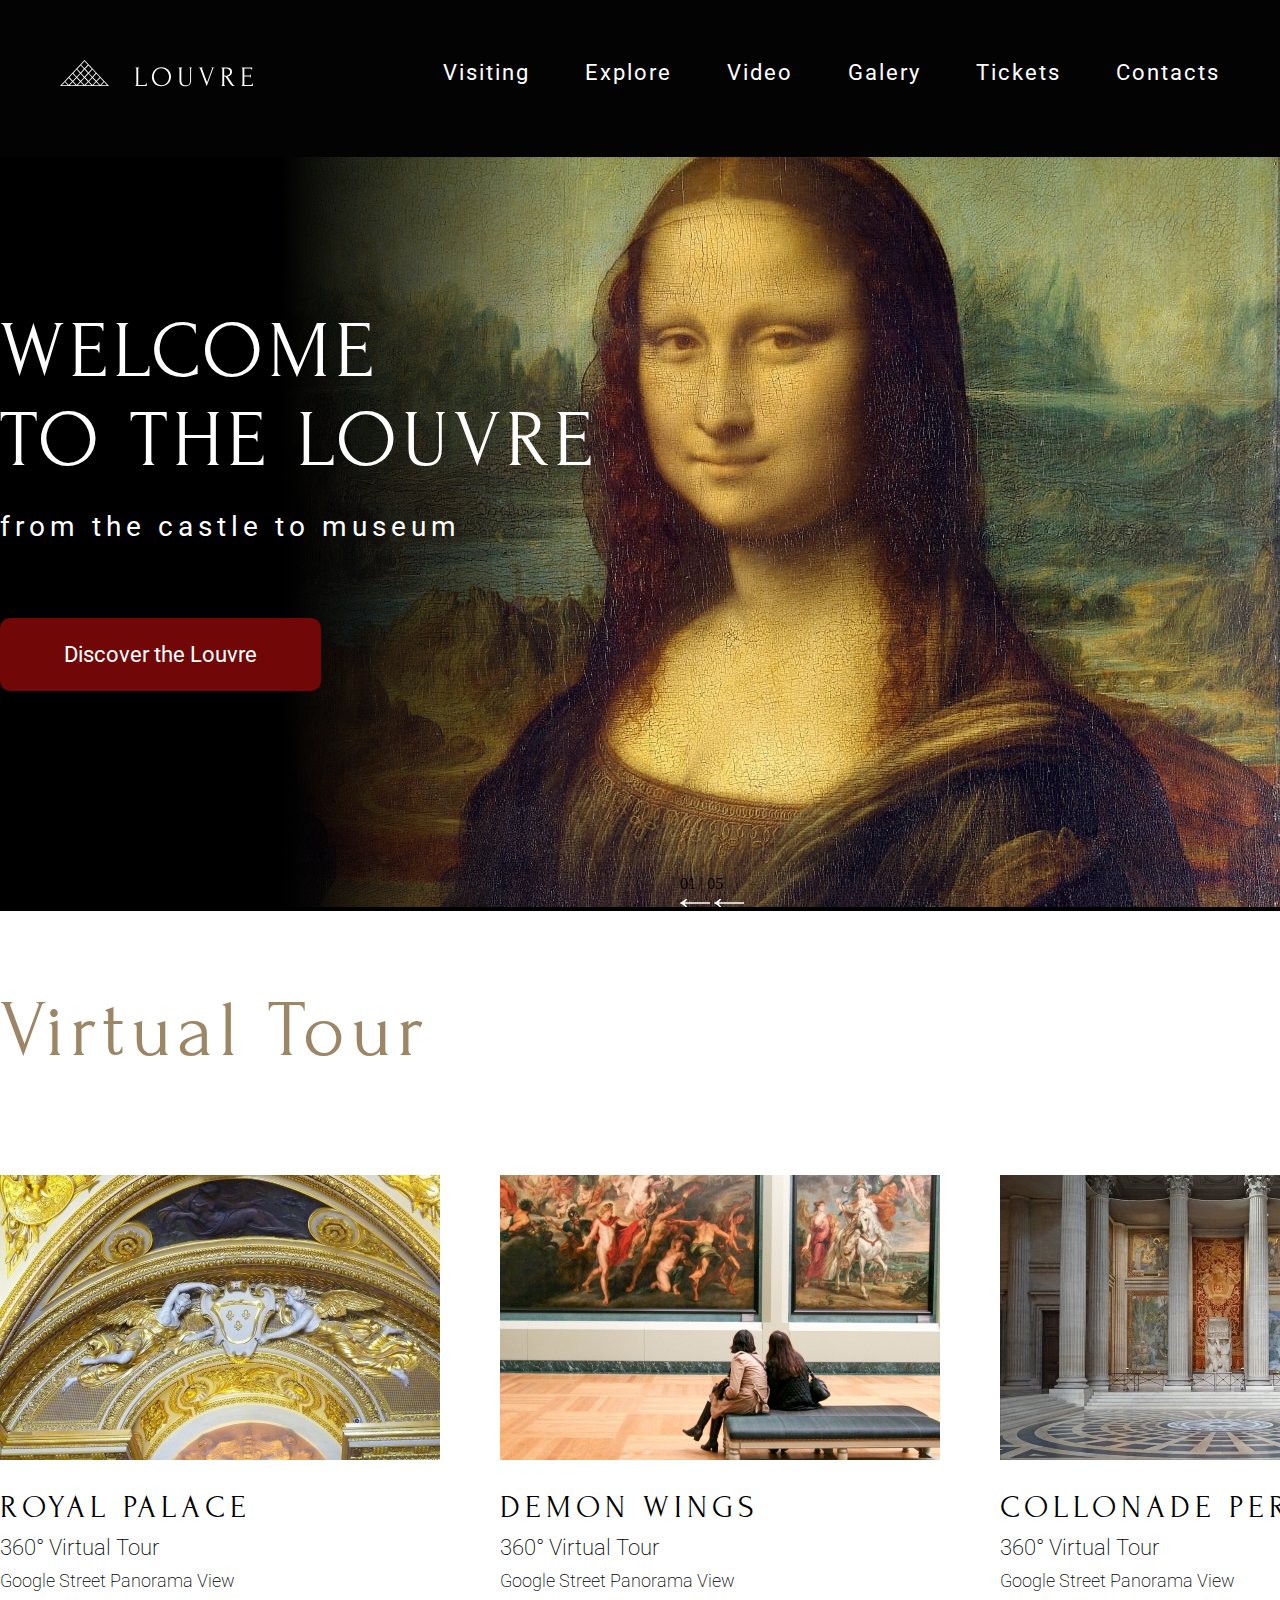
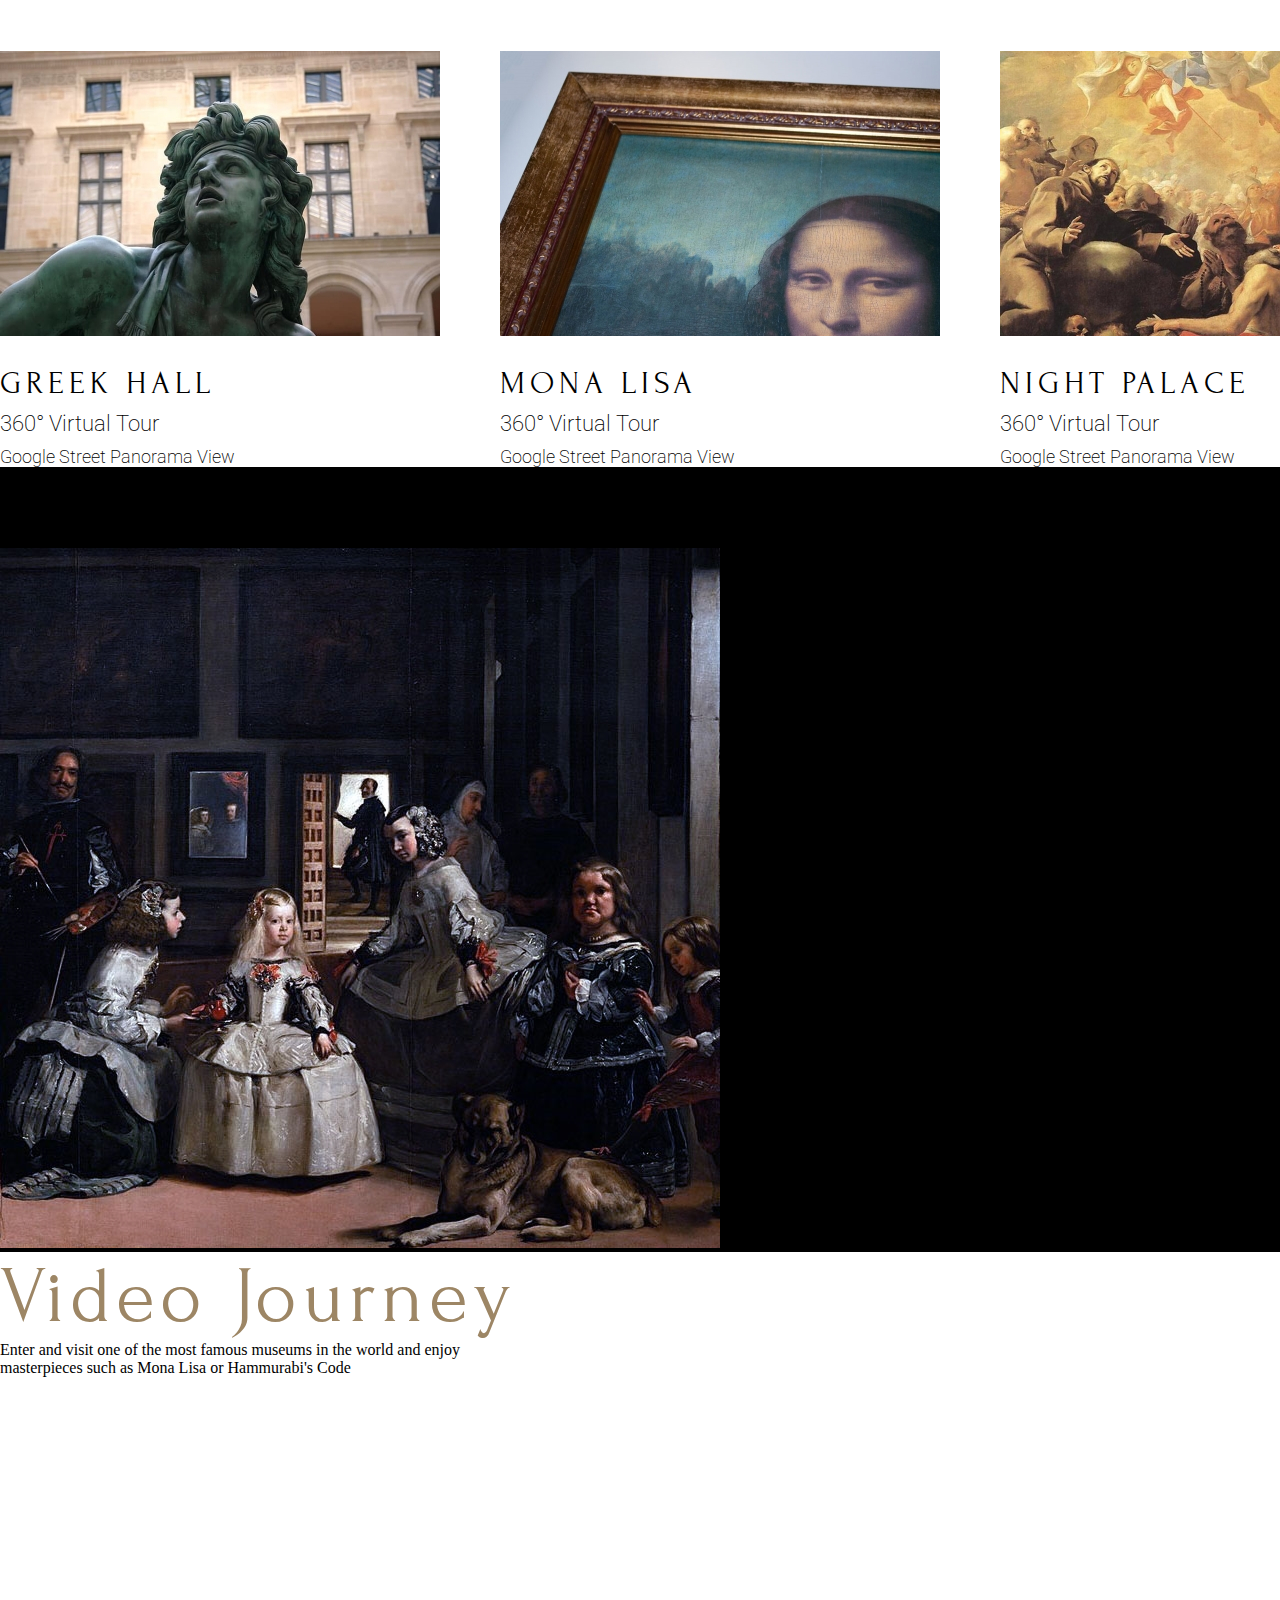
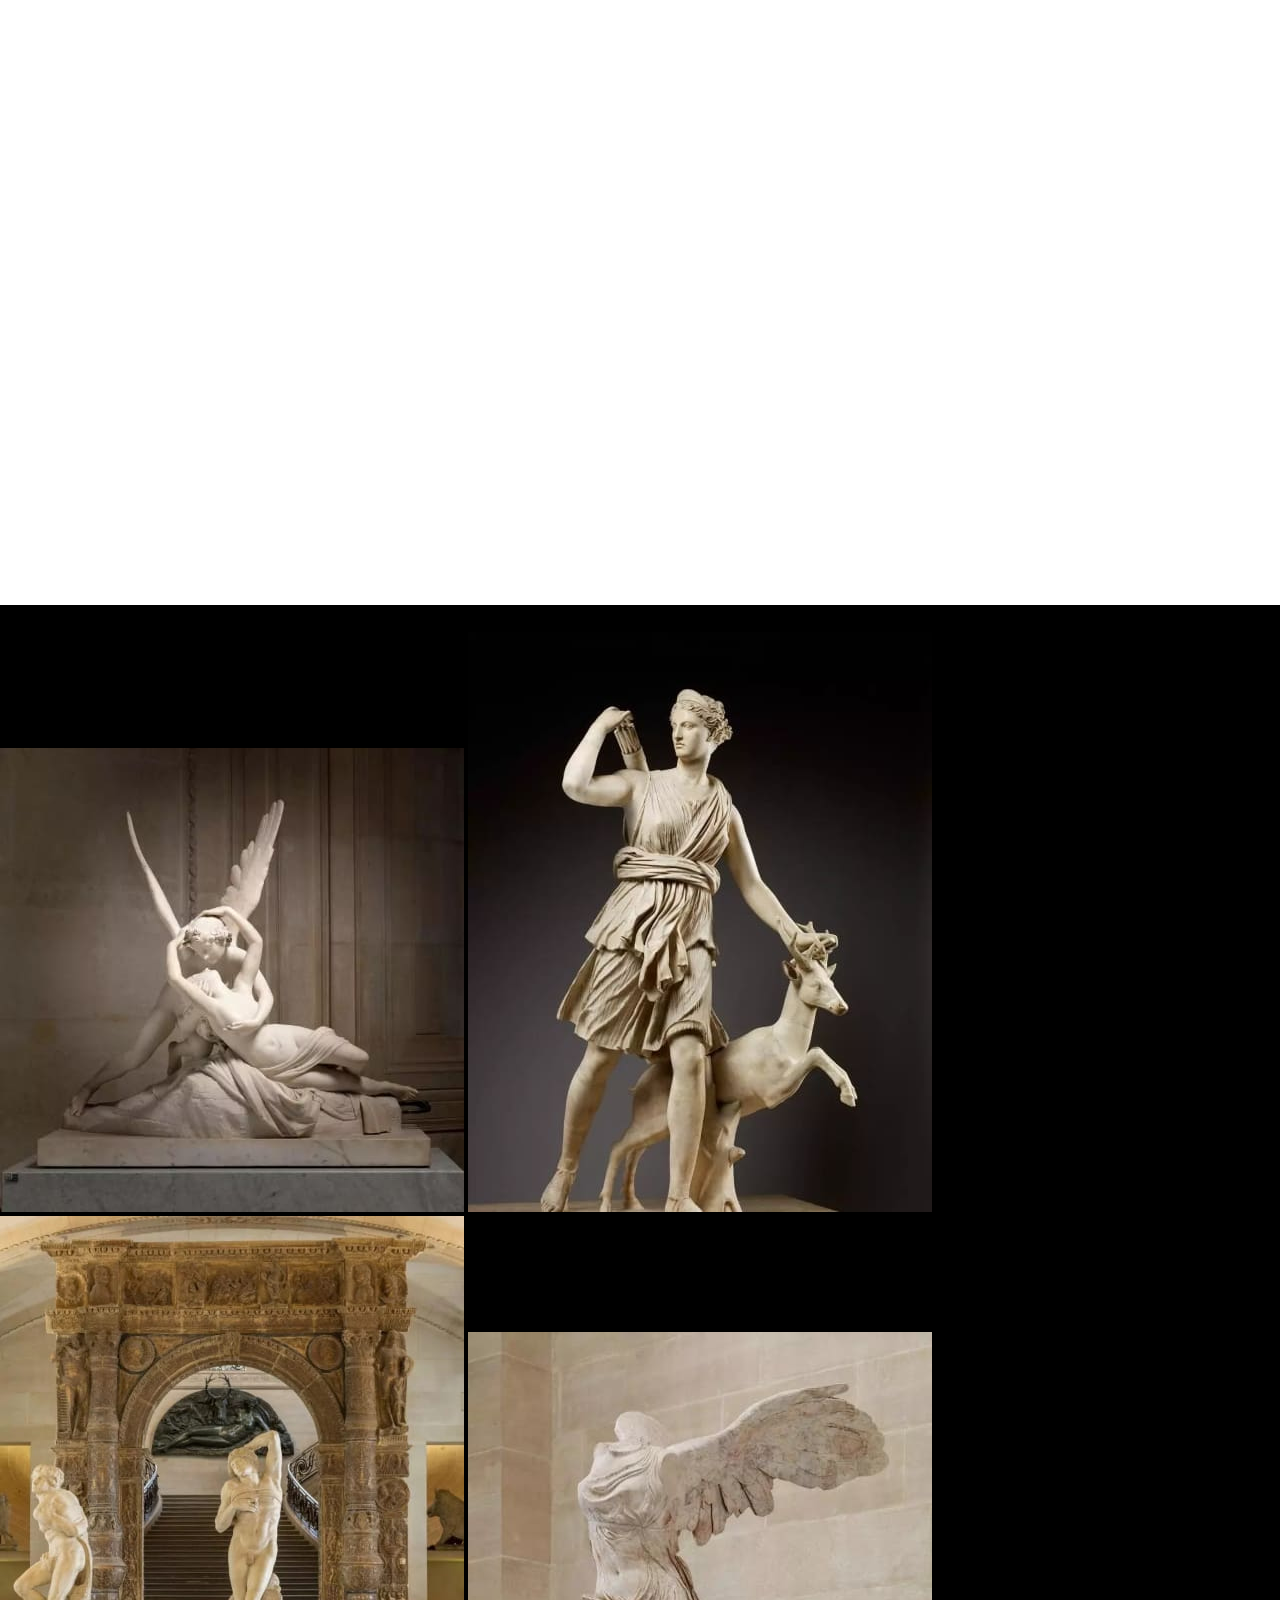
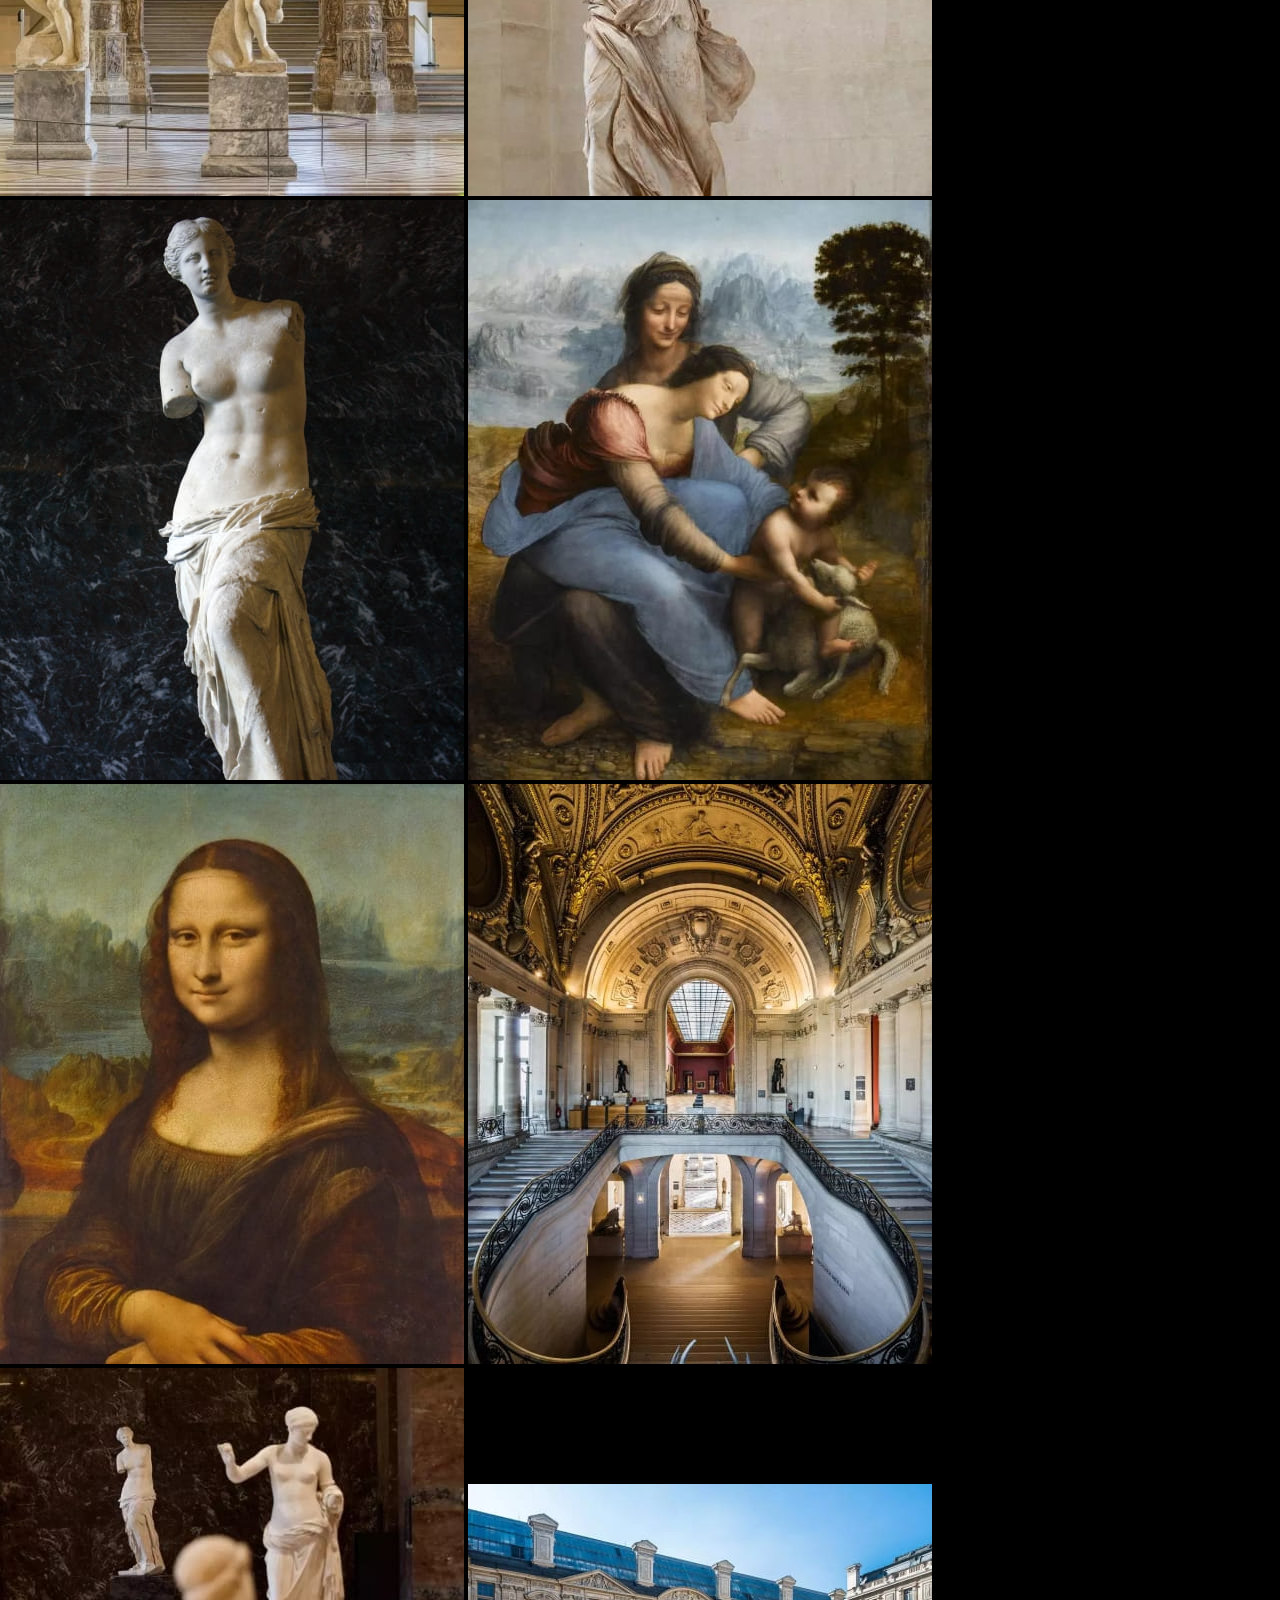
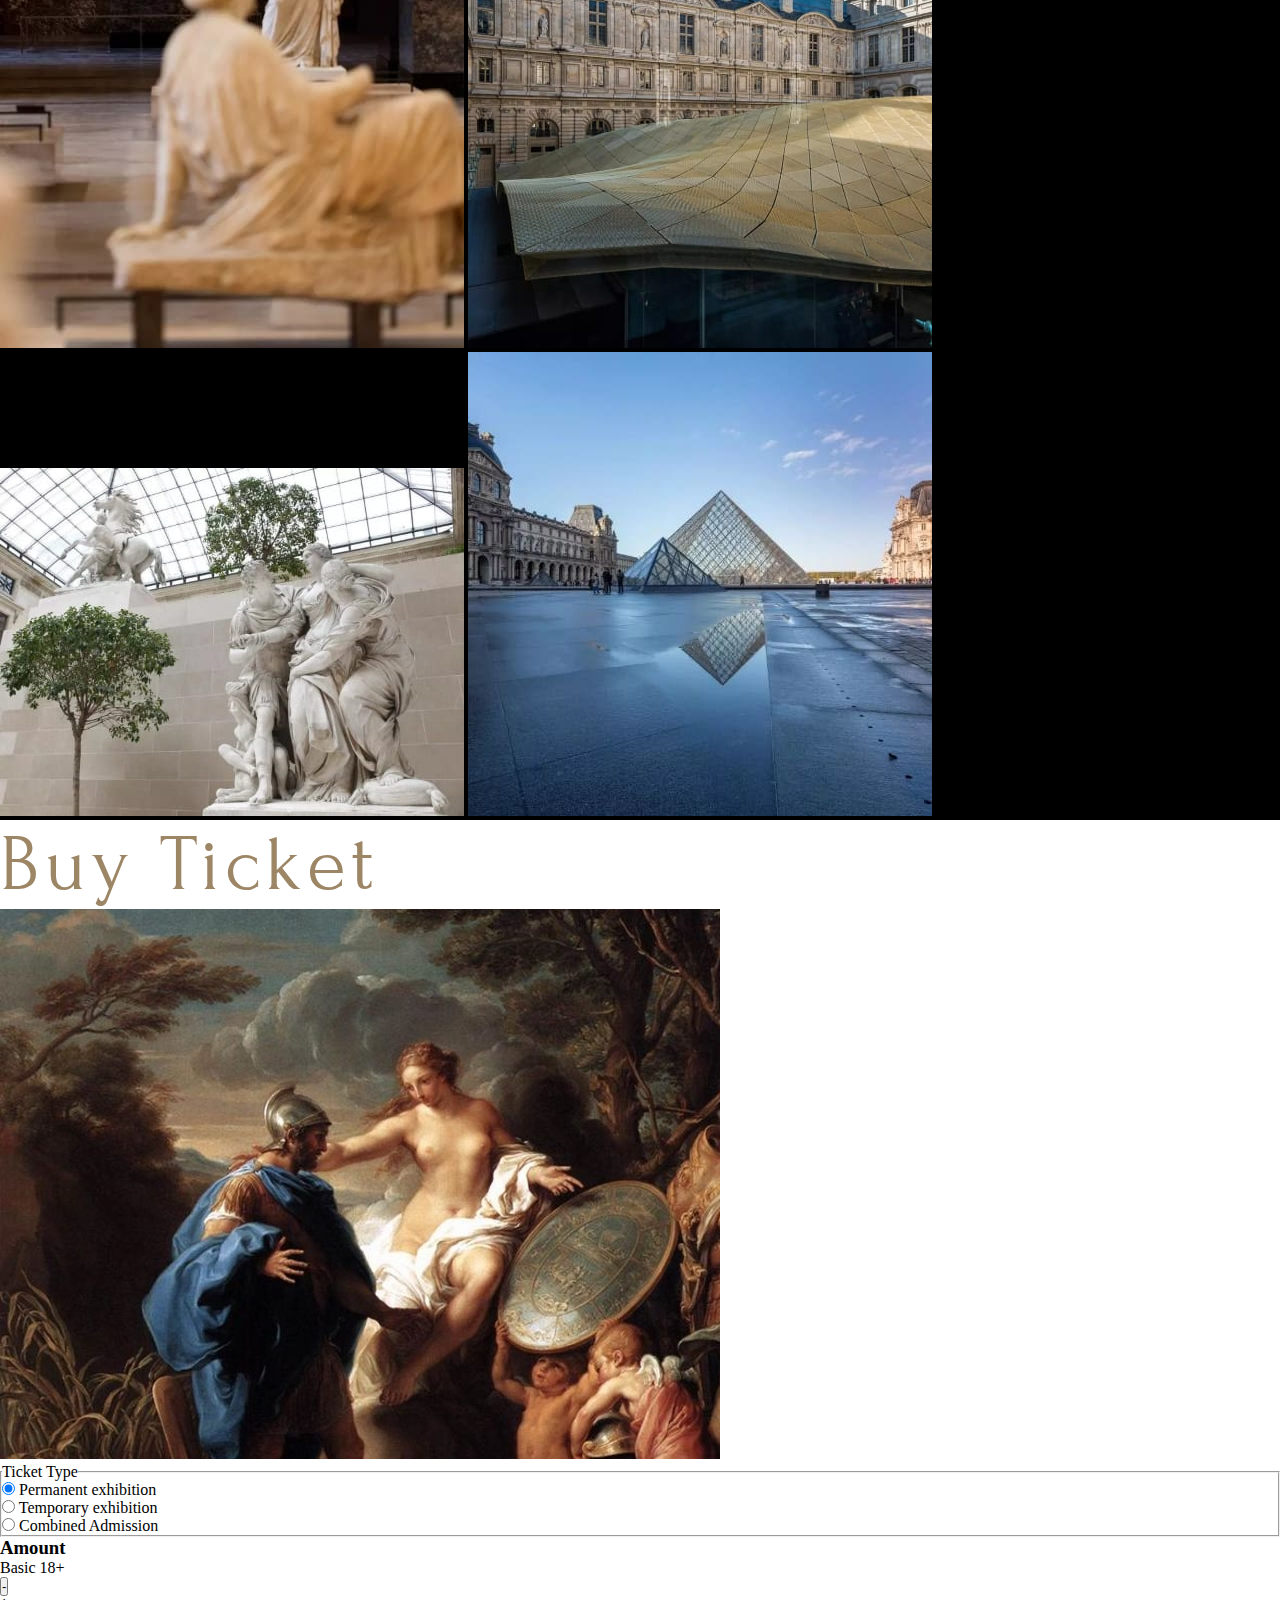
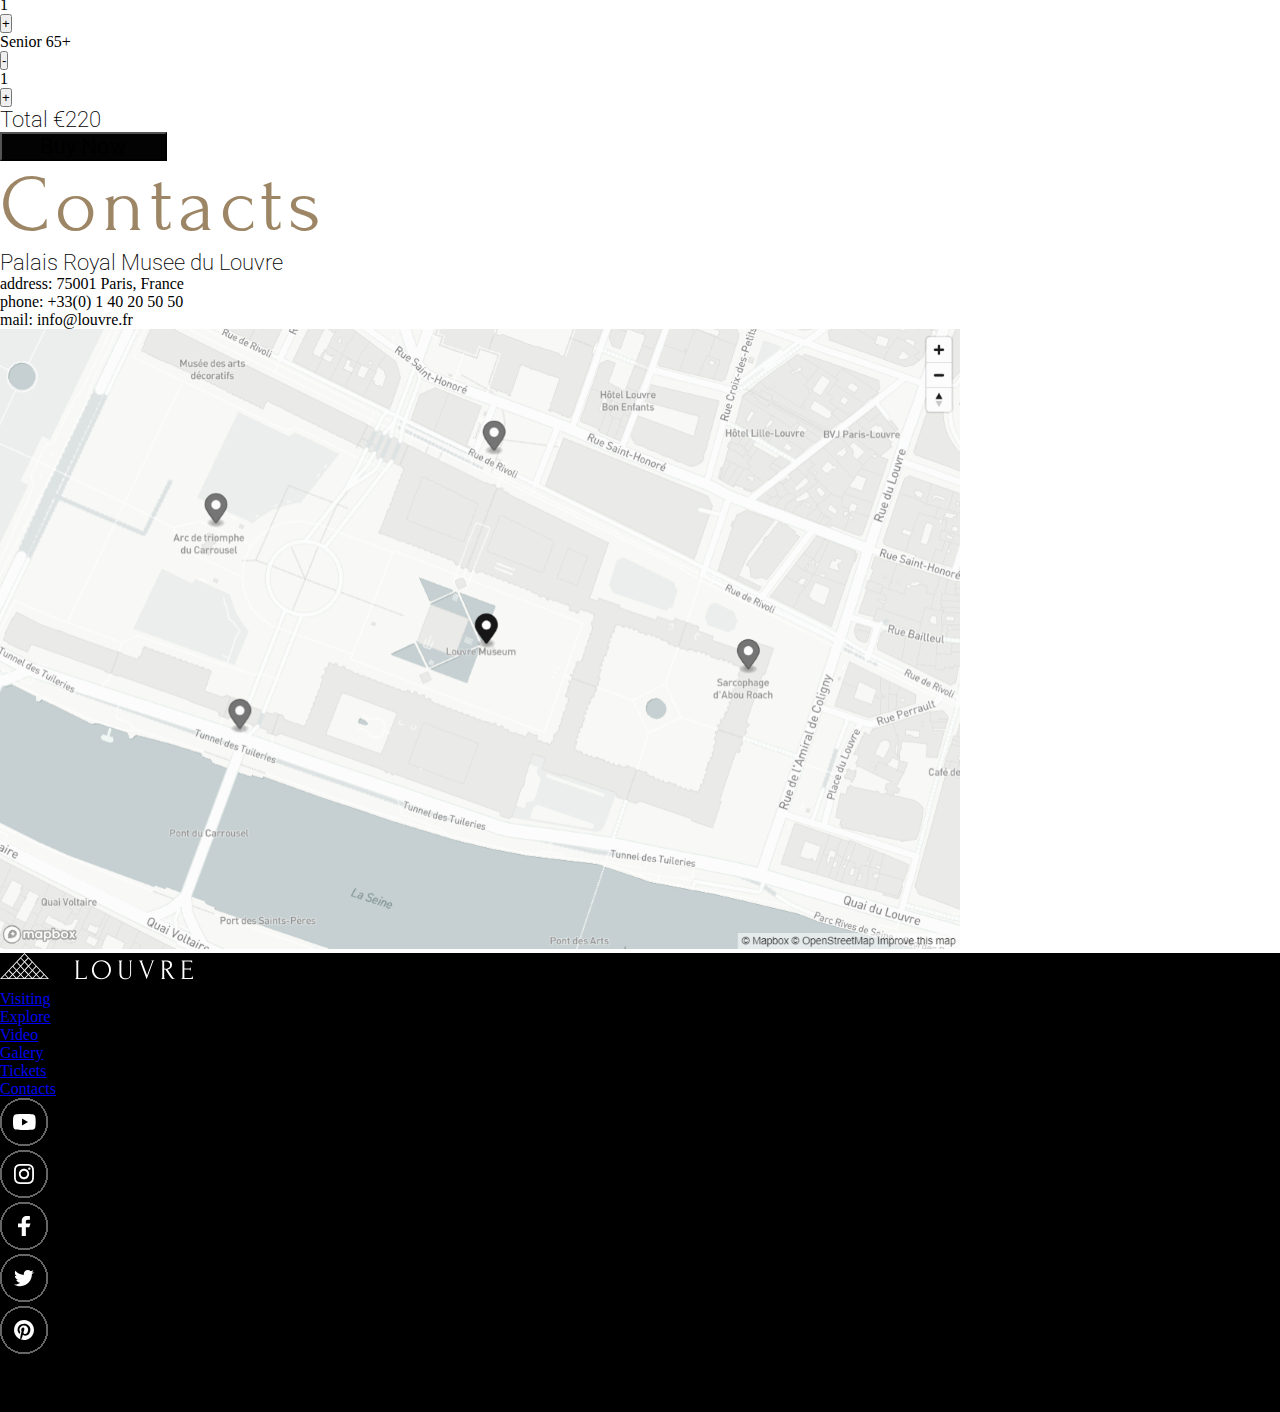
<file: museum/index.html>
<!DOCTYPE html>
<html lang="en">

<head>
    <meta charset="UTF-8">
    <meta name="viewport" content="width=device-width, initial-scale=1.0">
    <link rel="stylesheet" href="styles.css">
    <link rel="preconnect" href="https://fonts.googleapis.com">
    <link rel="preconnect" href="https://fonts.gstatic.com" crossorigin>
    <link href="https://fonts.googleapis.com/css2?family=Forum&display=swap" rel="stylesheet">
    <link rel="preconnect" href="https://fonts.googleapis.com">
    <link rel="preconnect" href="https://fonts.gstatic.com" crossorigin>
    <link
        href="https://fonts.googleapis.com/css2?family=Forum&family=Roboto:ital,wght@0,100..900;1,100..900&display=swap"
        rel="stylesheet">
        <head>
  <link rel="icon" href="images/icons8-favicon-16.png">
</head>
    <title>Museum</title>
</head>

<body>
    <header>
        <div class="container">
            <div id="HeaderWrapper">
                <div class="logo-wrapper">
                    <svg width="199" height="33" viewBox="0 0 199 33" fill="none" xmlns="http://www.w3.org/2000/svg">
                        <g clip-path="url(#clip0_1_1995)">
                            <path
                                d="M49 26H0L24.5 0L49 26ZM13.3075 13.1309L16.6442 16.6702L19.981 13.1309L16.6442 9.58115L13.3075 13.1309ZM16.6442 25.0052L19.981 21.466L16.6442 17.9162L13.3075 21.466L16.6442 25.0052ZM32.4083 25.0052L35.745 21.466L32.4083 17.9162L29.019 21.466L32.4083 25.0052ZM28.4673 5.40314C28.4473 5.43762 28.4207 5.46941 28.3885 5.49738C27.3507 6.6178 26.2997 7.73822 25.2357 8.84817C25.1437 8.94241 25.2357 9.00524 25.2357 9.08901L28.3097 12.356L28.4542 12.4921L31.7909 8.96335L28.4673 5.40314ZM8.78847 25.0052L8.91984 24.8691L11.9938 21.6126C12.0428 21.5717 12.0702 21.5173 12.0702 21.4607C12.0702 21.4042 12.0428 21.3498 11.9938 21.3089C11.0611 20.3456 10.1547 19.3613 9.23512 18.3874L8.78847 17.9162L5.45174 21.466L8.78847 25.0052ZM17.2354 8.95288L20.5721 12.4921L20.6772 12.3979L23.8169 9.06806C23.922 8.95288 23.8169 8.89005 23.8169 8.80628L20.7429 5.56021L20.6115 5.42408L17.2354 8.95288ZM17.2354 17.3298L20.5721 20.8691L20.7429 20.7016C21.7413 19.6545 22.7528 18.6073 23.7643 17.4869C23.7926 17.4663 23.8152 17.4412 23.8307 17.4133C23.8461 17.3853 23.8541 17.3551 23.8541 17.3246C23.8541 17.2941 23.8461 17.2639 23.8307 17.2359C23.8152 17.208 23.7926 17.1829 23.7643 17.1623C22.8185 16.1675 21.8727 15.1728 20.9399 14.1675L20.5721 13.7906L17.2354 17.3298ZM32.9995 17.3298L36.3362 20.8691L39.6729 17.3298L36.3362 13.7906L32.9995 17.3298ZM28.4673 13.7801V13.8534L25.3013 17.2147C25.1962 17.3089 25.2357 17.3717 25.3013 17.4555L28.244 20.5969C28.3228 20.6911 28.4147 20.7853 28.5198 20.8901L31.8566 17.3508L28.4673 13.7801ZM12.7295 20.8482C12.7453 20.8175 12.7675 20.7892 12.7952 20.7644L15.9611 17.4031C16.0531 17.2984 15.9611 17.2461 15.9611 17.1623L12.8477 13.8953C12.8069 13.8484 12.7583 13.8061 12.7032 13.7696L9.37962 17.2984L12.7295 20.8482ZM32.3558 16.6597L35.6925 13.1204L32.3558 9.59162L29.019 13.1309L32.3558 16.6597ZM24.4737 8.28272L27.8105 4.74346L24.5263 1.27749H24.4606L21.2552 4.71204C21.2354 4.73712 21.2249 4.76616 21.2249 4.79581C21.2249 4.82546 21.2354 4.8545 21.2552 4.87958L24.4737 8.28272ZM24.4737 16.6597L27.8105 13.1204L24.5 9.58115L21.1633 13.1309L24.4737 16.6597ZM24.4737 25.0366L27.8105 21.4974L24.4737 17.9476L21.1633 21.466L24.4737 25.0366ZM40.2378 25.0366L43.5745 21.4974L40.2509 17.9791H40.1853L36.9668 21.3613C36.8617 21.4764 36.9668 21.5288 36.9668 21.6021L39.5941 24.4398L40.2378 25.0366ZM1.89169 25.2356H7.88204L4.91314 22.0942L1.89169 25.2356ZM41.1705 25.2356H47.1083L44.1394 22.0942L41.1705 25.2356ZM23.5542 25.2356L20.5721 22.0942L17.5901 25.2356H23.5542ZM33.3147 25.2356H39.2525L36.2836 22.0942L33.3147 25.2356ZM31.3968 25.2356L28.4279 22.0942L25.459 25.2356H31.3968ZM15.6327 25.2356L12.6638 22.0942L9.69491 25.2356H15.6327Z"
                                fill="white" />
                        </g>
                        <path
                            d="M75.26 25.72H75.4C75.5493 25.72 75.68 25.6733 75.792 25.58C75.904 25.468 75.9973 25.3373 76.072 25.188C76.1653 25.0387 76.2307 24.88 76.268 24.712C76.324 24.544 76.352 24.3853 76.352 24.236V9.256C76.352 9.12533 76.324 8.976 76.268 8.808C76.2307 8.64 76.1653 8.48133 76.072 8.332C75.9973 8.18267 75.904 8.06133 75.792 7.968C75.68 7.856 75.5493 7.8 75.4 7.8H75.26V7.52H79.292V7.8H79.152C79.0027 7.8 78.872 7.856 78.76 7.968C78.648 8.06133 78.5547 8.18267 78.48 8.332C78.4053 8.48133 78.34 8.64 78.284 8.808C78.2467 8.976 78.228 9.12533 78.228 9.256V24.964H84.36C84.7147 24.964 85.0227 24.88 85.284 24.712C85.5453 24.544 85.76 24.3387 85.928 24.096C86.1147 23.8347 86.2453 23.564 86.32 23.284C86.4133 22.9853 86.46 22.7147 86.46 22.472H86.74V26H75.26V25.72ZM101.563 7.24C103.019 7.24 104.326 7.50133 105.483 8.024C106.641 8.528 107.621 9.21867 108.423 10.096C109.245 10.9547 109.87 11.9627 110.299 13.12C110.747 14.2587 110.971 15.4533 110.971 16.704C110.971 18.104 110.71 19.392 110.187 20.568C109.683 21.744 108.983 22.752 108.087 23.592C107.191 24.432 106.146 25.0947 104.951 25.58C103.775 26.0467 102.515 26.28 101.171 26.28C99.7339 26.28 98.4365 26.0187 97.2792 25.496C96.1405 24.9733 95.1699 24.2827 94.3672 23.424C93.5832 22.5653 92.9765 21.576 92.5472 20.456C92.1179 19.336 91.9032 18.1693 91.9032 16.956C91.9032 15.7613 92.1179 14.5853 92.5472 13.428C92.9765 12.252 93.6019 11.2067 94.4232 10.292C95.2632 9.37733 96.2805 8.64 97.4752 8.08C98.6699 7.52 100.033 7.24 101.563 7.24ZM101.535 25.3C102.786 25.244 103.878 24.964 104.811 24.46C105.763 23.9373 106.557 23.284 107.191 22.5C107.826 21.6973 108.293 20.82 108.591 19.868C108.909 18.916 109.067 17.9733 109.067 17.04C109.067 16.0133 108.881 14.9773 108.507 13.932C108.134 12.8867 107.602 11.944 106.911 11.104C106.221 10.2453 105.39 9.55467 104.419 9.032C103.467 8.49067 102.394 8.22 101.199 8.22C100.042 8.22 99.0059 8.48133 98.0912 9.004C97.1765 9.508 96.3925 10.1613 95.7392 10.964C95.1045 11.7667 94.6192 12.6627 94.2832 13.652C93.9472 14.6413 93.7792 15.612 93.7792 16.564C93.7792 17.5907 93.9752 18.6267 94.3672 19.672C94.7592 20.6987 95.3005 21.632 95.9912 22.472C96.6819 23.312 97.4939 23.9933 98.4272 24.516C99.3792 25.0387 100.415 25.3 101.535 25.3ZM118.428 7.52H122.404V7.8H122.264C122.115 7.8 121.984 7.856 121.872 7.968C121.76 8.06133 121.657 8.18267 121.564 8.332C121.489 8.48133 121.433 8.64 121.396 8.808C121.359 8.976 121.34 9.12533 121.34 9.256V20.316C121.34 21.044 121.415 21.716 121.564 22.332C121.713 22.948 121.965 23.48 122.32 23.928C122.675 24.376 123.141 24.7307 123.72 24.992C124.299 25.2347 125.008 25.356 125.848 25.356C126.781 25.356 127.528 25.2067 128.088 24.908C128.648 24.6093 129.077 24.2267 129.376 23.76C129.675 23.2747 129.871 22.7333 129.964 22.136C130.057 21.5387 130.104 20.9507 130.104 20.372V9.256C130.104 9.12533 130.085 8.976 130.048 8.808C130.011 8.64 129.945 8.48133 129.852 8.332C129.777 8.18267 129.684 8.06133 129.572 7.968C129.46 7.856 129.339 7.8 129.208 7.8H129.068V7.52H132.12V7.8H131.98C131.831 7.8 131.7 7.856 131.588 7.968C131.495 8.06133 131.401 8.18267 131.308 8.332C131.233 8.48133 131.177 8.64 131.14 8.808C131.103 8.976 131.084 9.12533 131.084 9.256V20.288C131.084 21.5013 130.935 22.5 130.636 23.284C130.337 24.0493 129.927 24.656 129.404 25.104C128.881 25.552 128.265 25.86 127.556 26.028C126.865 26.196 126.128 26.28 125.344 26.28C124.504 26.28 123.72 26.1867 122.992 26C122.283 25.832 121.667 25.524 121.144 25.076C120.621 24.628 120.211 24.0213 119.912 23.256C119.613 22.472 119.464 21.492 119.464 20.316V9.256C119.464 9.12533 119.445 8.976 119.408 8.808C119.371 8.64 119.305 8.48133 119.212 8.332C119.137 8.18267 119.044 8.06133 118.932 7.968C118.82 7.856 118.699 7.8 118.568 7.8H118.428V7.52ZM142.076 8.5C142.076 8.612 142.104 8.752 142.16 8.92L147.088 22.192L152.016 8.78C152.034 8.74267 152.053 8.68667 152.072 8.612C152.09 8.53733 152.1 8.48133 152.1 8.444C152.1 8.22 152.006 8.06133 151.82 7.968C151.652 7.856 151.493 7.8 151.344 7.8V7.52H154.396V7.8C154.116 7.8 153.854 7.87467 153.612 8.024C153.388 8.17333 153.21 8.42533 153.08 8.78L146.668 26.336L140.116 8.864C140.004 8.584 139.836 8.34133 139.612 8.136C139.406 7.93067 139.145 7.81867 138.828 7.8V7.52H142.804V7.8C142.636 7.8 142.468 7.86533 142.3 7.996C142.15 8.108 142.076 8.276 142.076 8.5ZM165.076 25.72H165.216V26H161.268V25.72H161.408C161.538 25.72 161.66 25.664 161.772 25.552C161.884 25.44 161.977 25.3093 162.052 25.16C162.145 25.0107 162.21 24.852 162.248 24.684C162.285 24.4973 162.304 24.3293 162.304 24.18V9.256C162.304 9.12533 162.285 8.976 162.248 8.808C162.21 8.64 162.145 8.48133 162.052 8.332C161.977 8.18267 161.884 8.06133 161.772 7.968C161.66 7.856 161.538 7.8 161.408 7.8H161.268V7.52H166.14C168.006 7.52 169.444 7.884 170.452 8.612C171.478 9.34 171.992 10.4133 171.992 11.832C171.992 12.5413 171.87 13.1667 171.628 13.708C171.404 14.2307 171.096 14.688 170.704 15.08C170.312 15.4533 169.845 15.7613 169.304 16.004C168.781 16.228 168.221 16.396 167.624 16.508L169.64 19.588C170.125 20.3347 170.62 21.072 171.124 21.8C171.628 22.5093 172.122 23.2467 172.608 24.012C172.738 24.1987 172.878 24.3947 173.028 24.6C173.196 24.8053 173.364 24.992 173.532 25.16C173.718 25.328 173.905 25.468 174.092 25.58C174.297 25.6733 174.502 25.72 174.708 25.72V26H173.504C172.757 26 172.141 25.8227 171.656 25.468C171.189 25.0947 170.797 24.6653 170.48 24.18C169.64 22.948 168.8 21.6973 167.96 20.428C167.138 19.1587 166.317 17.908 165.496 16.676C165.29 16.6573 165.066 16.6387 164.824 16.62C164.6 16.5827 164.385 16.5453 164.18 16.508V24.18C164.18 24.3293 164.198 24.4973 164.236 24.684C164.273 24.852 164.329 25.0107 164.404 25.16C164.497 25.3093 164.59 25.44 164.684 25.552C164.796 25.664 164.926 25.72 165.076 25.72ZM164.18 8.472V15.584H164.32C164.469 15.6027 164.702 15.6213 165.02 15.64C165.356 15.64 165.766 15.64 166.252 15.64C166.644 15.64 167.054 15.584 167.484 15.472C167.932 15.3413 168.342 15.136 168.716 14.856C169.108 14.5573 169.425 14.1747 169.668 13.708C169.929 13.2413 170.06 12.6533 170.06 11.944C170.06 11.2347 169.92 10.656 169.64 10.208C169.378 9.76 169.005 9.40533 168.52 9.144C168.053 8.88267 167.484 8.70533 166.812 8.612C166.14 8.51867 165.402 8.472 164.6 8.472H164.18ZM181.389 25.72H181.529C181.678 25.72 181.809 25.6733 181.921 25.58C182.033 25.468 182.126 25.3373 182.201 25.188C182.294 25.0387 182.36 24.88 182.397 24.712C182.453 24.544 182.481 24.3853 182.481 24.236V9.256C182.481 9.12533 182.453 8.976 182.397 8.808C182.36 8.64 182.294 8.48133 182.201 8.332C182.126 8.18267 182.033 8.06133 181.921 7.968C181.809 7.856 181.678 7.8 181.529 7.8H181.389V7.52H192.169V10.124H191.889C191.852 9.69467 191.684 9.32133 191.385 9.004C191.086 8.668 190.62 8.5 189.985 8.5H184.357V15.584H189.005C189.434 15.584 189.789 15.4533 190.069 15.192C190.368 14.9307 190.517 14.6227 190.517 14.268H190.797V17.768H190.517C190.517 17.432 190.377 17.1427 190.097 16.9C189.817 16.6573 189.453 16.536 189.005 16.536H184.357V25.02H190.489C190.844 25.02 191.152 24.936 191.413 24.768C191.674 24.6 191.889 24.404 192.057 24.18C192.244 23.9373 192.374 23.6853 192.449 23.424C192.542 23.144 192.589 22.9107 192.589 22.724H192.869V26H181.389V25.72Z"
                            fill="white" />
                        <defs>
                            <clipPath id="clip0_1_1995">
                                <rect width="49" height="26" fill="white" />
                            </clipPath>
                        </defs>
                    </svg>
                    <p class="text-logo"></p>
                </div>
                <nav>
                    <ul class="nav-list">
                        <li><a class="link" href="#WelcomeToTheLouvr">Visiting</a></li>
                        <li><a class="link" href="#VirtualTour">Explore</a></li>
                        <li><a class="link" href="#VideoJourney">Video</a></li>
                        <li><a class="link" href="#ArtGallery">Galery</a></li>
                        <li><a class="link" href="#BuyTickets">Tickets</a></li>
                        <li><a class="link" href="#Contacts">Contacts</a></li>
                    </ul>
                </nav>
            </div>
        </div>
    </header>
    <main>
        <section class="black-Background">
            <div class="container">
                <div id="WelcomeToTheLouvre">
                    <div class="first-section-content-block">
                        <h1>Welcome <br>to the Louvre</h1>
                        <p class="paragraph-first-section">from the castle to museum</p>
                        <a href="https://clck.ru/3N8cR3" target="_blank">
                            <button class="button-large">Discover the Louvre</button>
                        </a>
                    </div>
                    <div class="first-section-image-block">
                        <img src="images/welcomeToTheLouvre/MonaLisa.png" alt="">
                        <div class="background-gradient"></div>
                        <div class="slaider">
                            <div class="slaider-counter">01 | 05</div>
                            <div class="welcome-to-the-louvre-sqare-slider">
                                <div class="sqares"></div>
                                <div class="sqares"></div>
                                <div class="sqares"></div>
                                <div class="sqares"></div>
                            </div>
                            <div class="slaider-arrows">
                                <svg class="slaider-arrow" width="30" height="8" viewBox="0 0 30 8"
                                    xmlns="http://www.w3.org/2000/svg">
                                    <path
                                        d="M5.72254 8C3.90173 6.31339 1.99422 5.08262 0 4.30769V3.69231C1.99422 2.89459 3.90173 1.66382 5.72254 0H7.23988C6.37283 1.4359 5.53468 2.52991 4.72543 3.28205H30V4.71795H4.72543C5.53468 5.47009 6.37283 6.5641 7.23988 8H5.72254Z"
                                        fill="white" />
                                </svg>
                                <svg class="slaider-arrow-second" width="30" height="8" viewBox="0 0 30 8"
                                    xmlns="http://www.w3.org/2000/svg">
                                    <path
                                        d="M5.72254 8C3.90173 6.31339 1.99422 5.08262 0 4.30769V3.69231C1.99422 2.89459 3.90173 1.66382 5.72254 0H7.23988C6.37283 1.4359 5.53468 2.52991 4.72543 3.28205H30V4.71795H4.72543C5.53468 5.47009 6.37283 6.5641 7.23988 8H5.72254Z"
                                        fill="white" />
                                </svg>
                            </div>
                        </div>
                    </div>
                </div>
            </div>
        </section>
        <section>
            <div class="container">
                <div class="virtual-tour" id="WelcomeToTheLouvr">
                    <h2 class="h2-gold">Virtual Tour</h2>
                    <div class="virtual-tour-cards border-red-line">
                        <div class="card">
                            <a href="https://clck.ru/3N8cG6" target="_blank">
                                <img src="images/VirtualTour/RoyalPalace.jpg" alt="RoyalPalaceImage">
                            </a>
                            <h3 class="h3">Royal Palace</h3>
                            <div class="border-red-line">
                                <h4>360° Virtual Tour</h4>
                                <p class="virtual-tour-card-text">Google Street Panorama View</p>
                            </div>
                        </div>
                        <div class="card">
                            <a href="https://clck.ru/3N8cHA" target="_blank">
                                <img src="images/VirtualTour/DemonWings.png" alt="DemonWingsImage">
                            </a>
                            <h3 class="h3">Demon Wings</h3>
                            <div class="border-red-line" >
                                <h4>360° Virtual Tour</h4>
                                <p class="virtual-tour-card-text">Google Street Panorama View</p>
                            </div>
                        </div>
                        <div class="card">
                            <a href="https://clck.ru/3N8cJt" target="_blank">
                                <img src="images/VirtualTour/ColonnadePerrault.png" alt="ColonnadePerraultImage">
                            </a>
                            <h3 class="h3">Collonade Perrault</h3>
                            <div class="border-red-line">
                                <h4>360° Virtual Tour</h4>
                                <p class="virtual-tour-card-text">Google Street Panorama View</p>
                            </div>
                        </div>
                        <div class="card">
                            <a href="https://clck.ru/3N8cKu" target="_blank">
                                <img src="images/VirtualTour/GreekHall.jpg" alt="GreekHallImage">
                            </a>
                            <h3 class="h3">Greek Hall</h3>
                            <div class="border-red-line">
                                <h4>360° Virtual Tour</h4>
                                <p class="virtual-tour-card-text">Google Street Panorama View</p>
                            </div>
                        </div>
                        <div class="card">
                            <a href="https://clck.ru/3N8cMD" target="_blank">
                                <img src="images/VirtualTour/MonaLisa.jpg" alt="MonaLisaImage">
                            </a>
                            <h3 class="h3">Mona Lisa</h3>
                            <div class="border-red-line">
                                <h4>360° Virtual Tour</h4>
                                <p class="virtual-tour-card-text">Google Street Panorama View</p>
                            </div>
                        </div>
                        <div class="card">
                            <a href="https://clck.ru/3N8cN8" target="_blank">
                                <img src="images/VirtualTour/NightPalace.jpg" alt="NightPalaceImage">
                            </a>
                            <h3 class="h3">Night Palace</h3>
                            <div class="border-red-line">
                                <h4>360° Virtual Tour</h4>
                                <p class="virtual-tour-card-text">Google Street Panorama View</p>
                            </div>
                        </div>
                    </div>
                </div>
            </div>
        </section>
        <section class="black-Background">
            <div class="container" id="VirtualTour">
                <div class="picture-explore black-Background" >
                    <div class="picture-explore-text">
                        <h2 class="h2">Picture Explore</h2>
                        <div class="picture-explore-test-paragraph border-red-line">
                            Las Meninas is a 1656 painting by Diego Velázquez, the leading artist of the Spanish Golden
                            Age.
                        </div>
                        <div class="picture-explore-test-paragraph">
                            It was cleaned in 1984 to remove a "yellow veil" of dust that had gathered since the
                            previous restoration in the 19th century.
                        </div>
                        <div class="picture-explore-test-paragraph">
                            The cleaning provoked furious protests, not because the picture had been damaged in any way,
                            but because it looked different.
                        </div>
                    </div>
                    <div class="picture-exprore-images">
                        <img src="images/PictureExplore/full_img.png" alt="girl">
                    </div>
                </div>
            </div>
        </section>
        <section>
            <div class="container">
                <div class="video-journey" id="VideoJourney">
                    <div class="video-journey-content">
                        <div class="video-journey-text">
                            <h2 class="h2-gold">Video Journey</h2>
                            <p>Enter and visit one of the most famous museums in the world and enjoy <br>masterpieces
                                such
                                as
                                Mona Lisa or Hammurabi's Code</p>
                        </div>
                        <div class="video-journey-main-video"><iframe width=100% height=100%
                                src="https://www.youtube.com/embed/zp1BXPX8jcU?si=_tqDIISGb_N_aR22"
                                title="YouTube video player" frameborder="0"
                                allow="accelerometer; autoplay; clipboard-write; encrypted-media; gyroscope; picture-in-picture; web-share"
                                referrerpolicy="strict-origin-when-cross-origin" allowfullscreen></iframe></div>
                        <div class="video-journey-sub-videos">
                            <iframe width="560" height="315"
                                src="https://www.youtube.com/embed/Vi5D6FKhRmo?si=Oa2wRbJj8YldP3K8"
                                title="YouTube video player" frameborder="0"
                                allow="accelerometer; autoplay; clipboard-write; encrypted-media; gyroscope; picture-in-picture; web-share"
                                referrerpolicy="strict-origin-when-cross-origin" allowfullscreen></iframe>
                            <iframe id="middle-video" width="560" height="315"
                                src="https://www.youtube.com/embed/aWmJ5DgyWPI?si=I-jJg-6AqFMlUttY"
                                title="YouTube video player" frameborder="0"
                                allow="accelerometer; autoplay; clipboard-write; encrypted-media; gyroscope; picture-in-picture; web-share"
                                referrerpolicy="strict-origin-when-cross-origin" allowfullscreen></iframe>
                            <iframe width="560" height="315"
                                src="https://www.youtube.com/embed/2OR0OCr6uRE?si=yIz4wNwcdBdOxeUb"
                                title="YouTube video player" frameborder="0"
                                allow="accelerometer; autoplay; clipboard-write; encrypted-media; gyroscope; picture-in-picture; web-share"
                                referrerpolicy="strict-origin-when-cross-origin" allowfullscreen></iframe>
                        </div>
                        <div class="video-journey-slaider-wrapper">
                            <div class="video-journey-slaider">
                                <div class="left-double-arrow">
                                    <svg width="30" height="8" viewBox="0 0 30 8" fill="black"
                                        xmlns="http://www.w3.org/2000/svg">
                                        <path
                                            d="M5.72254 8C3.90173 6.31339 1.99422 5.08262 0 4.30769V3.69231C1.99422 2.89459 3.90173 1.66382 5.72254 0H7.23988C6.37283 1.4359 5.53468 2.52991 4.72543 3.28205H30V4.71795H4.72543C5.53468 5.47009 6.37283 6.5641 7.23988 8H5.72254Z"
                                            fill="white" />
                                    </svg>
                                </div>
                                <div class="video-journey-slaider-points">
                                    <div class="video-journey-slaider-point"></div>
                                    <div class="video-journey-slaider-point"></div>
                                    <div class="video-journey-slaider-point"></div>
                                    <div class="video-journey-slaider-point"></div>
                                    <div class="video-journey-slaider-point"></div>
                                </div>
                                <div class="right-double-arrow">
                                    <svg width="30" height="8" viewBox="0 0 30 8" fill="none"
                                        xmlns="http://www.w3.org/2000/svg">
                                        <path
                                            d="M5.72254 8C3.90173 6.31339 1.99422 5.08262 0 4.30769V3.69231C1.99422 2.89459 3.90173 1.66382 5.72254 0H7.23988C6.37283 1.4359 5.53468 2.52991 4.72543 3.28205H30V4.71795H4.72543C5.53468 5.47009 6.37283 6.5641 7.23988 8H5.72254Z"
                                            fill="white" />
                                    </svg>
                                </div>
                            </div>
                        </div>
                    </div>

                </div>
            </div>
        </section>
        <section class="black-Background">
            <div class="container">
                <div class="art-gallery" id="ArtGallery">
                    <h2 class="h2">Art Gallery</h2>
                    <div class="art-gallery-images">
                        <div class="art-gallery-first-column">
                            <img src="images/ArtGallery/galery_1.jpg" alt="img1">
                            <img src="images/ArtGallery/galery_2.jpg" alt="img2">
                            <img src="images/ArtGallery/galery_3.jpg" alt="img3">
                            <img src="images/ArtGallery/galery_4.jpg" alt="img4">
                        </div>
                        <div class="art-gallery-second-column">
                            <img src="images/ArtGallery/galery_5.jpg" alt="img5">
                            <img src="images/ArtGallery/galery_6.jpg" alt="img6">
                            <img src="images/ArtGallery/galery_7.jpg" alt="img7">
                            <img src="images/ArtGallery/galery_8.jpg" alt="img8">
                        </div>
                        <div class="art-gallery-third-column">
                            <img src="images/ArtGallery/galery_9.jpg" alt="img9">
                            <img src="images/ArtGallery/galery_10.jpg" alt="img10">
                            <img src="images/ArtGallery/galery_12.jpg" alt="img12">
                            <img src="images/ArtGallery/galery_15.jpg" alt="img15">
                        </div>
                    </div>
                </div>
            </div>
        </section>
        <section>
            <div class="container">
                <div class="buy-tickets" id="BuyTickets">
                    <div class="buy-tickets-header">
                        <h2 class="h2-gold">Buy Ticket</h2>
                    </div>
                    <div class="buy-ticket-content border-red-line">
                        <img src="images/BuyTickets/imageBuyTicket.jpg" alt="">
                        <div class="ticket-type">
                            <fieldset class="ticket-type-radio">
                                <legend>Ticket Type</legend>

                                <div>
                                    <input type="radio" id="Permanent-exhibition" name="point"
                                        value="Permanent exhibition" checked />
                                    <label class="ticket-type-radio-point">Permanent exhibition</label>
                                </div>

                                <div>
                                    <input type="radio" id="Temporary-exhibition" name="point"
                                        value="Temporary exhibition" />
                                    <label class="ticket-type-radio-point">Temporary exhibition</label>
                                </div>

                                <div>
                                    <input type="radio" id="Combined-Admission" name="point"
                                        value="Combined Admission" />
                                    <label class="ticket-type-radio-point">Combined Admission</label>
                                </div>
                            </fieldset>
                        </div>
                        <div class="amount">
                            <h3>Amount</h3>
                            <div class="tickets-amount">
                                <p class="tickets-amount-text">Basic 18+</p>
                                <div class="ticket-amount-counter">
                                    <button>-</button>
                                    <p>1</p>
                                    <button>+</button>
                                </div>
                                <p class="tickets-amount-text">Senior 65+</p>
                                <div class="ticket-amount-counter">
                                    <button>-</button>
                                    <p>1</p>
                                    <button>+</button>
                                </div>
                            </div>
                            <h4 class="amount-total">Total &euro;220</h4>
                            <button class="button-small button-ticket-amount">Buy Now</button>
                        </div>
                    </div>
                </div>
            </div>
        </section>
        <section>
            <div class="parallax">
            </div>
        </section>
        <section>
            <div class="container">
                <div class="contacts" id="Contacts">
                    <h2 class="h2-gold">Contacts</h2>
                    <div class="contacts-content border-red-line">
                        <div class="contacts-content-adress">
                            <h4>Palais Royal Musee du Louvre</h4>
                            <p>address:
                                75001 Paris, France</p>
                            <p>phone:
                                +33(0) 1 40 20 50 50</p>
                            <p>mail:
                                info@louvre.fr</p>
                        </div>
                        <div class="contacts-content-map">
                            <img src="images/Contacts/map.png" alt="map">
                        </div>
                    </div>
                </div>
            </div>
        </section>
    </main>
    <footer>
        <section class="black-Background">
            <div class="container footer-container">
            <div class="footer-info">
                <div class="footer-logo">
                    <svg width="199" height="33" viewBox="0 0 199 33" fill="none" xmlns="http://www.w3.org/2000/svg">
                        <g clip-path="url(#clip0_1_1995)">
                            <path
                                d="M49 26H0L24.5 0L49 26ZM13.3075 13.1309L16.6442 16.6702L19.981 13.1309L16.6442 9.58115L13.3075 13.1309ZM16.6442 25.0052L19.981 21.466L16.6442 17.9162L13.3075 21.466L16.6442 25.0052ZM32.4083 25.0052L35.745 21.466L32.4083 17.9162L29.019 21.466L32.4083 25.0052ZM28.4673 5.40314C28.4473 5.43762 28.4207 5.46941 28.3885 5.49738C27.3507 6.6178 26.2997 7.73822 25.2357 8.84817C25.1437 8.94241 25.2357 9.00524 25.2357 9.08901L28.3097 12.356L28.4542 12.4921L31.7909 8.96335L28.4673 5.40314ZM8.78847 25.0052L8.91984 24.8691L11.9938 21.6126C12.0428 21.5717 12.0702 21.5173 12.0702 21.4607C12.0702 21.4042 12.0428 21.3498 11.9938 21.3089C11.0611 20.3456 10.1547 19.3613 9.23512 18.3874L8.78847 17.9162L5.45174 21.466L8.78847 25.0052ZM17.2354 8.95288L20.5721 12.4921L20.6772 12.3979L23.8169 9.06806C23.922 8.95288 23.8169 8.89005 23.8169 8.80628L20.7429 5.56021L20.6115 5.42408L17.2354 8.95288ZM17.2354 17.3298L20.5721 20.8691L20.7429 20.7016C21.7413 19.6545 22.7528 18.6073 23.7643 17.4869C23.7926 17.4663 23.8152 17.4412 23.8307 17.4133C23.8461 17.3853 23.8541 17.3551 23.8541 17.3246C23.8541 17.2941 23.8461 17.2639 23.8307 17.2359C23.8152 17.208 23.7926 17.1829 23.7643 17.1623C22.8185 16.1675 21.8727 15.1728 20.9399 14.1675L20.5721 13.7906L17.2354 17.3298ZM32.9995 17.3298L36.3362 20.8691L39.6729 17.3298L36.3362 13.7906L32.9995 17.3298ZM28.4673 13.7801V13.8534L25.3013 17.2147C25.1962 17.3089 25.2357 17.3717 25.3013 17.4555L28.244 20.5969C28.3228 20.6911 28.4147 20.7853 28.5198 20.8901L31.8566 17.3508L28.4673 13.7801ZM12.7295 20.8482C12.7453 20.8175 12.7675 20.7892 12.7952 20.7644L15.9611 17.4031C16.0531 17.2984 15.9611 17.2461 15.9611 17.1623L12.8477 13.8953C12.8069 13.8484 12.7583 13.8061 12.7032 13.7696L9.37962 17.2984L12.7295 20.8482ZM32.3558 16.6597L35.6925 13.1204L32.3558 9.59162L29.019 13.1309L32.3558 16.6597ZM24.4737 8.28272L27.8105 4.74346L24.5263 1.27749H24.4606L21.2552 4.71204C21.2354 4.73712 21.2249 4.76616 21.2249 4.79581C21.2249 4.82546 21.2354 4.8545 21.2552 4.87958L24.4737 8.28272ZM24.4737 16.6597L27.8105 13.1204L24.5 9.58115L21.1633 13.1309L24.4737 16.6597ZM24.4737 25.0366L27.8105 21.4974L24.4737 17.9476L21.1633 21.466L24.4737 25.0366ZM40.2378 25.0366L43.5745 21.4974L40.2509 17.9791H40.1853L36.9668 21.3613C36.8617 21.4764 36.9668 21.5288 36.9668 21.6021L39.5941 24.4398L40.2378 25.0366ZM1.89169 25.2356H7.88204L4.91314 22.0942L1.89169 25.2356ZM41.1705 25.2356H47.1083L44.1394 22.0942L41.1705 25.2356ZM23.5542 25.2356L20.5721 22.0942L17.5901 25.2356H23.5542ZM33.3147 25.2356H39.2525L36.2836 22.0942L33.3147 25.2356ZM31.3968 25.2356L28.4279 22.0942L25.459 25.2356H31.3968ZM15.6327 25.2356L12.6638 22.0942L9.69491 25.2356H15.6327Z"
                                fill="white" />
                        </g>
                        <path
                            d="M75.26 25.72H75.4C75.5493 25.72 75.68 25.6733 75.792 25.58C75.904 25.468 75.9973 25.3373 76.072 25.188C76.1653 25.0387 76.2307 24.88 76.268 24.712C76.324 24.544 76.352 24.3853 76.352 24.236V9.256C76.352 9.12533 76.324 8.976 76.268 8.808C76.2307 8.64 76.1653 8.48133 76.072 8.332C75.9973 8.18267 75.904 8.06133 75.792 7.968C75.68 7.856 75.5493 7.8 75.4 7.8H75.26V7.52H79.292V7.8H79.152C79.0027 7.8 78.872 7.856 78.76 7.968C78.648 8.06133 78.5547 8.18267 78.48 8.332C78.4053 8.48133 78.34 8.64 78.284 8.808C78.2467 8.976 78.228 9.12533 78.228 9.256V24.964H84.36C84.7147 24.964 85.0227 24.88 85.284 24.712C85.5453 24.544 85.76 24.3387 85.928 24.096C86.1147 23.8347 86.2453 23.564 86.32 23.284C86.4133 22.9853 86.46 22.7147 86.46 22.472H86.74V26H75.26V25.72ZM101.563 7.24C103.019 7.24 104.326 7.50133 105.483 8.024C106.641 8.528 107.621 9.21867 108.423 10.096C109.245 10.9547 109.87 11.9627 110.299 13.12C110.747 14.2587 110.971 15.4533 110.971 16.704C110.971 18.104 110.71 19.392 110.187 20.568C109.683 21.744 108.983 22.752 108.087 23.592C107.191 24.432 106.146 25.0947 104.951 25.58C103.775 26.0467 102.515 26.28 101.171 26.28C99.7339 26.28 98.4365 26.0187 97.2792 25.496C96.1405 24.9733 95.1699 24.2827 94.3672 23.424C93.5832 22.5653 92.9765 21.576 92.5472 20.456C92.1179 19.336 91.9032 18.1693 91.9032 16.956C91.9032 15.7613 92.1179 14.5853 92.5472 13.428C92.9765 12.252 93.6019 11.2067 94.4232 10.292C95.2632 9.37733 96.2805 8.64 97.4752 8.08C98.6699 7.52 100.033 7.24 101.563 7.24ZM101.535 25.3C102.786 25.244 103.878 24.964 104.811 24.46C105.763 23.9373 106.557 23.284 107.191 22.5C107.826 21.6973 108.293 20.82 108.591 19.868C108.909 18.916 109.067 17.9733 109.067 17.04C109.067 16.0133 108.881 14.9773 108.507 13.932C108.134 12.8867 107.602 11.944 106.911 11.104C106.221 10.2453 105.39 9.55467 104.419 9.032C103.467 8.49067 102.394 8.22 101.199 8.22C100.042 8.22 99.0059 8.48133 98.0912 9.004C97.1765 9.508 96.3925 10.1613 95.7392 10.964C95.1045 11.7667 94.6192 12.6627 94.2832 13.652C93.9472 14.6413 93.7792 15.612 93.7792 16.564C93.7792 17.5907 93.9752 18.6267 94.3672 19.672C94.7592 20.6987 95.3005 21.632 95.9912 22.472C96.6819 23.312 97.4939 23.9933 98.4272 24.516C99.3792 25.0387 100.415 25.3 101.535 25.3ZM118.428 7.52H122.404V7.8H122.264C122.115 7.8 121.984 7.856 121.872 7.968C121.76 8.06133 121.657 8.18267 121.564 8.332C121.489 8.48133 121.433 8.64 121.396 8.808C121.359 8.976 121.34 9.12533 121.34 9.256V20.316C121.34 21.044 121.415 21.716 121.564 22.332C121.713 22.948 121.965 23.48 122.32 23.928C122.675 24.376 123.141 24.7307 123.72 24.992C124.299 25.2347 125.008 25.356 125.848 25.356C126.781 25.356 127.528 25.2067 128.088 24.908C128.648 24.6093 129.077 24.2267 129.376 23.76C129.675 23.2747 129.871 22.7333 129.964 22.136C130.057 21.5387 130.104 20.9507 130.104 20.372V9.256C130.104 9.12533 130.085 8.976 130.048 8.808C130.011 8.64 129.945 8.48133 129.852 8.332C129.777 8.18267 129.684 8.06133 129.572 7.968C129.46 7.856 129.339 7.8 129.208 7.8H129.068V7.52H132.12V7.8H131.98C131.831 7.8 131.7 7.856 131.588 7.968C131.495 8.06133 131.401 8.18267 131.308 8.332C131.233 8.48133 131.177 8.64 131.14 8.808C131.103 8.976 131.084 9.12533 131.084 9.256V20.288C131.084 21.5013 130.935 22.5 130.636 23.284C130.337 24.0493 129.927 24.656 129.404 25.104C128.881 25.552 128.265 25.86 127.556 26.028C126.865 26.196 126.128 26.28 125.344 26.28C124.504 26.28 123.72 26.1867 122.992 26C122.283 25.832 121.667 25.524 121.144 25.076C120.621 24.628 120.211 24.0213 119.912 23.256C119.613 22.472 119.464 21.492 119.464 20.316V9.256C119.464 9.12533 119.445 8.976 119.408 8.808C119.371 8.64 119.305 8.48133 119.212 8.332C119.137 8.18267 119.044 8.06133 118.932 7.968C118.82 7.856 118.699 7.8 118.568 7.8H118.428V7.52ZM142.076 8.5C142.076 8.612 142.104 8.752 142.16 8.92L147.088 22.192L152.016 8.78C152.034 8.74267 152.053 8.68667 152.072 8.612C152.09 8.53733 152.1 8.48133 152.1 8.444C152.1 8.22 152.006 8.06133 151.82 7.968C151.652 7.856 151.493 7.8 151.344 7.8V7.52H154.396V7.8C154.116 7.8 153.854 7.87467 153.612 8.024C153.388 8.17333 153.21 8.42533 153.08 8.78L146.668 26.336L140.116 8.864C140.004 8.584 139.836 8.34133 139.612 8.136C139.406 7.93067 139.145 7.81867 138.828 7.8V7.52H142.804V7.8C142.636 7.8 142.468 7.86533 142.3 7.996C142.15 8.108 142.076 8.276 142.076 8.5ZM165.076 25.72H165.216V26H161.268V25.72H161.408C161.538 25.72 161.66 25.664 161.772 25.552C161.884 25.44 161.977 25.3093 162.052 25.16C162.145 25.0107 162.21 24.852 162.248 24.684C162.285 24.4973 162.304 24.3293 162.304 24.18V9.256C162.304 9.12533 162.285 8.976 162.248 8.808C162.21 8.64 162.145 8.48133 162.052 8.332C161.977 8.18267 161.884 8.06133 161.772 7.968C161.66 7.856 161.538 7.8 161.408 7.8H161.268V7.52H166.14C168.006 7.52 169.444 7.884 170.452 8.612C171.478 9.34 171.992 10.4133 171.992 11.832C171.992 12.5413 171.87 13.1667 171.628 13.708C171.404 14.2307 171.096 14.688 170.704 15.08C170.312 15.4533 169.845 15.7613 169.304 16.004C168.781 16.228 168.221 16.396 167.624 16.508L169.64 19.588C170.125 20.3347 170.62 21.072 171.124 21.8C171.628 22.5093 172.122 23.2467 172.608 24.012C172.738 24.1987 172.878 24.3947 173.028 24.6C173.196 24.8053 173.364 24.992 173.532 25.16C173.718 25.328 173.905 25.468 174.092 25.58C174.297 25.6733 174.502 25.72 174.708 25.72V26H173.504C172.757 26 172.141 25.8227 171.656 25.468C171.189 25.0947 170.797 24.6653 170.48 24.18C169.64 22.948 168.8 21.6973 167.96 20.428C167.138 19.1587 166.317 17.908 165.496 16.676C165.29 16.6573 165.066 16.6387 164.824 16.62C164.6 16.5827 164.385 16.5453 164.18 16.508V24.18C164.18 24.3293 164.198 24.4973 164.236 24.684C164.273 24.852 164.329 25.0107 164.404 25.16C164.497 25.3093 164.59 25.44 164.684 25.552C164.796 25.664 164.926 25.72 165.076 25.72ZM164.18 8.472V15.584H164.32C164.469 15.6027 164.702 15.6213 165.02 15.64C165.356 15.64 165.766 15.64 166.252 15.64C166.644 15.64 167.054 15.584 167.484 15.472C167.932 15.3413 168.342 15.136 168.716 14.856C169.108 14.5573 169.425 14.1747 169.668 13.708C169.929 13.2413 170.06 12.6533 170.06 11.944C170.06 11.2347 169.92 10.656 169.64 10.208C169.378 9.76 169.005 9.40533 168.52 9.144C168.053 8.88267 167.484 8.70533 166.812 8.612C166.14 8.51867 165.402 8.472 164.6 8.472H164.18ZM181.389 25.72H181.529C181.678 25.72 181.809 25.6733 181.921 25.58C182.033 25.468 182.126 25.3373 182.201 25.188C182.294 25.0387 182.36 24.88 182.397 24.712C182.453 24.544 182.481 24.3853 182.481 24.236V9.256C182.481 9.12533 182.453 8.976 182.397 8.808C182.36 8.64 182.294 8.48133 182.201 8.332C182.126 8.18267 182.033 8.06133 181.921 7.968C181.809 7.856 181.678 7.8 181.529 7.8H181.389V7.52H192.169V10.124H191.889C191.852 9.69467 191.684 9.32133 191.385 9.004C191.086 8.668 190.62 8.5 189.985 8.5H184.357V15.584H189.005C189.434 15.584 189.789 15.4533 190.069 15.192C190.368 14.9307 190.517 14.6227 190.517 14.268H190.797V17.768H190.517C190.517 17.432 190.377 17.1427 190.097 16.9C189.817 16.6573 189.453 16.536 189.005 16.536H184.357V25.02H190.489C190.844 25.02 191.152 24.936 191.413 24.768C191.674 24.6 191.889 24.404 192.057 24.18C192.244 23.9373 192.374 23.6853 192.449 23.424C192.542 23.144 192.589 22.9107 192.589 22.724H192.869V26H181.389V25.72Z"
                            fill="white" />
                        <defs>
                            <clipPath id="clip0_1_1995">
                                <rect width="49" height="26" fill="white" />
                            </clipPath>
                        </defs>
                    </svg>
                </div>
                <div class="footer-links">
                    <nav>
                        <ul class="footer-links-list">
                            <li><a class="link" href="#WelcomeToTheLouvre">Visiting</a></li>
                            <li><a class="link" href="#VirtualTour">Explore</a></li>
                            <li><a class="link" href="#VideoJourney">Video</a></li>
                            <li><a class="link" href="#ArtGallery">Galery</a></li>
                            <li><a class="link" href="#BuyTickets">Tickets</a></li>
                            <li><a class="link" href="#Contacts">Contacts</a></li>
                        </ul>
                    </nav>
                </div>
                <div class="footer-social">
                    <div><svg width="48" height="48" viewBox="0 0 48 48" fill="none" xmlns="http://www.w3.org/2000/svg">
                            <g filter="url(#filter0_d_1_1743)">
                                <rect x="0.5" y="0.5" width="47" height="47" rx="23.5" stroke="#666666" />
                            </g>
                            <path
                                d="M22.03 27.38V20.62L27.97 24L22.03 27.38ZM35.23 18.5C35.1026 18.0177 34.8508 17.5773 34.4998 17.2229C34.1488 16.8684 33.711 16.6122 33.23 16.48C31.46 16 24.35 16 24.35 16C24.35 16 17.25 16 15.48 16.48C14.999 16.6122 14.5612 16.8684 14.2102 17.2229C13.8592 17.5773 13.6074 18.0177 13.48 18.5C13 20.28 13 24 13 24C13 24 13 27.72 13.47 29.5C13.5983 29.9835 13.8516 30.4247 14.2044 30.7793C14.5572 31.1338 14.9972 31.3893 15.48 31.52C17.25 32 24.36 32 24.36 32C24.36 32 31.46 32 33.23 31.52C33.711 31.3878 34.1488 31.1316 34.4998 30.7771C34.8508 30.4227 35.1026 29.9823 35.23 29.5C35.71 27.72 35.71 24 35.71 24C35.71 24 35.71 20.28 35.24 18.5H35.23Z"
                                fill="white" />
                            <defs>
                                <filter id="filter0_d_1_1743" x="0" y="0" width="48" height="48"
                                    filterUnits="userSpaceOnUse" color-interpolation-filters="sRGB">
                                    <feFlood flood-opacity="0" result="BackgroundImageFix" />
                                    <feColorMatrix in="SourceAlpha" type="matrix"
                                        values="0 0 0 0 0 0 0 0 0 0 0 0 0 0 0 0 0 0 127 0" result="hardAlpha" />
                                    <feOffset />
                                    <feColorMatrix type="matrix"
                                        values="0 0 0 0 0.4 0 0 0 0 0.4 0 0 0 0 0.4 0 0 0 1 0" />
                                    <feBlend mode="normal" in2="BackgroundImageFix"
                                        result="effect1_dropShadow_1_1743" />
                                    <feBlend mode="normal" in="SourceGraphic" in2="effect1_dropShadow_1_1743"
                                        result="shape" />
                                </filter>
                            </defs>
                        </svg></div>
                    <div>
                        <svg width="48" height="48" viewBox="0 0 48 48" fill="none" xmlns="http://www.w3.org/2000/svg">
                            <g filter="url(#filter0_d_1_23)">
                                <rect x="0.5" y="0.5" width="47" height="47" rx="23.5" stroke="#666666" />
                            </g>
                            <path
                                d="M25.02 14C26.82 14 27.2 14.02 28.12 14.06C29.18 14.11 29.91 14.28 30.54 14.53C31.2 14.78 31.76 15.13 32.31 15.68C32.87 16.23 33.21 16.79 33.47 17.45C33.72 18.08 33.88 18.81 33.93 19.88C33.98 20.83 33.99 21.2 33.99 23.2V24.8C33.99 26.8 33.98 27.17 33.93 28.12C33.9143 28.9468 33.7588 29.7651 33.47 30.54C33.21 31.2 32.87 31.76 32.32 32.31C31.76 32.87 31.2 33.21 30.54 33.47C29.91 33.72 29.18 33.88 28.12 33.93C27.17 33.98 26.79 33.99 24.79 33.99H23.2C21.2 33.99 20.83 33.98 19.87 33.93C19.0432 33.9141 18.225 33.7586 17.45 33.47C16.7836 33.2195 16.1797 32.8271 15.68 32.32C15.1678 31.8186 14.7719 31.211 14.52 30.54C14.2317 29.765 14.0761 28.9468 14.06 28.12C14.011 27.0874 13.991 26.0537 14 25.02V22.97C14 21.17 14.02 20.79 14.06 19.87C14.11 18.81 14.28 18.08 14.52 17.45C14.78 16.79 15.12 16.23 15.68 15.68C16.1752 15.1674 16.7805 14.7742 17.45 14.53C18.2245 14.2382 19.0427 14.0793 19.87 14.06C20.79 14.02 21.17 14 22.97 14H25.02ZM25.04 15.8H22.95C21.22 15.8 20.85 15.82 19.95 15.86C18.98 15.9 18.45 16.06 18.1 16.2C17.63 16.38 17.3 16.6 16.95 16.95C16.6 17.3 16.38 17.63 16.2 18.1C16.07 18.45 15.9 18.98 15.86 19.96C15.82 20.86 15.8 21.22 15.8 22.96V25.04C15.8 26.78 15.82 27.14 15.86 28.04C15.9 29.01 16.06 29.54 16.2 29.89C16.38 30.36 16.6 30.69 16.95 31.04C17.3 31.39 17.63 31.61 18.1 31.79C18.45 31.93 18.98 32.09 19.96 32.13C20.93 32.18 21.28 32.19 23.44 32.19H24.55C26.72 32.19 27.06 32.18 28.04 32.13C29.01 32.09 29.54 31.93 29.89 31.79C30.36 31.61 30.69 31.39 31.04 31.04C31.39 30.69 31.61 30.36 31.79 29.89C31.93 29.54 32.09 29.01 32.13 28.04C32.18 27.06 32.19 26.72 32.19 24.55V23.45C32.19 21.28 32.18 20.93 32.13 19.95C32.09 18.98 31.93 18.45 31.79 18.1C31.6291 17.6654 31.3728 17.2725 31.04 16.95C30.7178 16.6169 30.3248 16.3606 29.89 16.2C29.2969 15.9832 28.6715 15.8682 28.04 15.86C27.0408 15.8123 26.0404 15.7923 25.04 15.8ZM24 18.86C25.3619 18.86 26.668 19.401 27.631 20.364C28.594 21.327 29.135 22.6331 29.135 23.995C29.135 25.3569 28.594 26.663 27.631 27.626C26.668 28.589 25.3619 29.13 24 29.13C22.6381 29.13 21.332 28.589 20.369 27.626C19.406 26.663 18.865 25.3569 18.865 23.995C18.865 22.6331 19.406 21.327 20.369 20.364C21.332 19.401 22.6381 18.86 24 18.86ZM24 20.66C23.1155 20.66 22.2673 21.0114 21.6418 21.6368C21.0164 22.2622 20.665 23.1105 20.665 23.995C20.665 24.8795 21.0164 25.7278 21.6418 26.3532C22.2673 26.9786 23.1155 27.33 24 27.33C24.8845 27.33 25.7328 26.9786 26.3582 26.3532C26.9837 25.7278 27.335 24.8795 27.335 23.995C27.335 23.1105 26.9837 22.2622 26.3582 21.6368C25.7328 21.0114 24.8845 20.66 24 20.66ZM29.33 17.46C29.6483 17.46 29.9535 17.5864 30.1786 17.8115C30.4036 18.0365 30.53 18.3417 30.53 18.66C30.53 18.9783 30.4036 19.2835 30.1786 19.5085C29.9535 19.7336 29.6483 19.86 29.33 19.86C29.0118 19.86 28.7065 19.7336 28.4815 19.5085C28.2565 19.2835 28.13 18.9783 28.13 18.66C28.13 18.3417 28.2565 18.0365 28.4815 17.8115C28.7065 17.5864 29.0118 17.46 29.33 17.46Z"
                                fill="white" />
                            <defs>
                                <filter id="filter0_d_1_23" x="0" y="0" width="48" height="48"
                                    filterUnits="userSpaceOnUse" color-interpolation-filters="sRGB">
                                    <feFlood flood-opacity="0" result="BackgroundImageFix" />
                                    <feColorMatrix in="SourceAlpha" type="matrix"
                                        values="0 0 0 0 0 0 0 0 0 0 0 0 0 0 0 0 0 0 127 0" result="hardAlpha" />
                                    <feOffset />
                                    <feColorMatrix type="matrix"
                                        values="0 0 0 0 0.4 0 0 0 0 0.4 0 0 0 0 0.4 0 0 0 1 0" />
                                    <feBlend mode="normal" in2="BackgroundImageFix" result="effect1_dropShadow_1_23" />
                                    <feBlend mode="normal" in="SourceGraphic" in2="effect1_dropShadow_1_23"
                                        result="shape" />
                                </filter>
                            </defs>
                        </svg>
                    </div>
                    <div><svg width="48" height="48" viewBox="0 0 48 48" fill="none" xmlns="http://www.w3.org/2000/svg">
                            <g filter="url(#filter0_d_1_19)">
                                <rect x="0.5" y="0.5" width="47" height="47" rx="23.5" stroke="#666666" />
                            </g>
                            <path
                                d="M21.78 34L21.75 25.25H18V21.5H21.75V19C21.75 15.63 23.84 14 26.85 14C28.29 14 29.53 14.1 29.89 14.15V17.68H27.8C26.17 17.68 25.85 18.46 25.85 19.6V21.5H30.5L29.25 25.25H25.85V34H21.78Z"
                                fill="white" />
                            <defs>
                                <filter id="filter0_d_1_19" x="0" y="0" width="48" height="48"
                                    filterUnits="userSpaceOnUse" color-interpolation-filters="sRGB">
                                    <feFlood flood-opacity="0" result="BackgroundImageFix" />
                                    <feColorMatrix in="SourceAlpha" type="matrix"
                                        values="0 0 0 0 0 0 0 0 0 0 0 0 0 0 0 0 0 0 127 0" result="hardAlpha" />
                                    <feOffset />
                                    <feColorMatrix type="matrix"
                                        values="0 0 0 0 0.4 0 0 0 0 0.4 0 0 0 0 0.4 0 0 0 1 0" />
                                    <feBlend mode="normal" in2="BackgroundImageFix" result="effect1_dropShadow_1_19" />
                                    <feBlend mode="normal" in="SourceGraphic" in2="effect1_dropShadow_1_19"
                                        result="shape" />
                                </filter>
                            </defs>
                        </svg></div>
                    <div>
                        <svg width="48" height="48" viewBox="0 0 48 48" fill="none" xmlns="http://www.w3.org/2000/svg">
                            <g filter="url(#filter0_d_1_15)">
                                <rect x="0.5" y="0.5" width="47" height="47" rx="23.5" stroke="#666666" />
                            </g>
                            <path
                                d="M34 17.88C33.25 18.25 32.5 18.38 31.62 18.5C32.5 18 33.12 17.25 33.37 16.25C32.5606 16.7313 31.6743 17.0696 30.75 17.25C29.9485 16.4623 28.8737 16.0145 27.75 16C25.62 16 23.75 17.88 23.75 20.13C23.75 20.5 23.75 20.75 23.88 21C22.2422 20.9382 20.6364 20.5271 19.1705 19.7941C17.7045 19.0611 16.4121 18.0232 15.38 16.75C15.0081 17.3956 14.8342 18.1363 14.88 18.88C14.8916 19.552 15.0683 20.2108 15.3943 20.7984C15.7204 21.3861 16.186 21.8846 16.75 22.25C16.12 22.25 15.5 22 14.87 21.75C14.87 23.75 16.25 25.38 18.12 25.75C17.75 25.88 17.37 25.88 17 25.88C16.75 25.88 16.5 25.88 16.25 25.75C16.75 27.38 18.25 28.63 20.13 28.63C18.6778 29.7963 16.8622 30.4156 15 30.38H14C15.875 31.5591 18.0355 32.2056 20.25 32.25C27.75 32.25 31.88 26 31.88 20.62V20.12C32.7387 19.5335 33.4617 18.7697 34 17.88Z"
                                fill="white" />
                            <defs>
                                <filter id="filter0_d_1_15" x="0" y="0" width="48" height="48"
                                    filterUnits="userSpaceOnUse" color-interpolation-filters="sRGB">
                                    <feFlood flood-opacity="0" result="BackgroundImageFix" />
                                    <feColorMatrix in="SourceAlpha" type="matrix"
                                        values="0 0 0 0 0 0 0 0 0 0 0 0 0 0 0 0 0 0 127 0" result="hardAlpha" />
                                    <feOffset />
                                    <feColorMatrix type="matrix"
                                        values="0 0 0 0 0.4 0 0 0 0 0.4 0 0 0 0 0.4 0 0 0 1 0" />
                                    <feBlend mode="normal" in2="BackgroundImageFix" result="effect1_dropShadow_1_15" />
                                    <feBlend mode="normal" in="SourceGraphic" in2="effect1_dropShadow_1_15"
                                        result="shape" />
                                </filter>
                            </defs>
                        </svg>
                    </div>
                    <div><svg width="48" height="48" viewBox="0 0 48 48" fill="none" xmlns="http://www.w3.org/2000/svg">
                            <g filter="url(#filter0_d_1_11)">
                                <rect x="0.5" y="0.5" width="47" height="47" rx="23.5" stroke="#666666" />
                            </g>
                            <path
                                d="M24 14C21.6755 14.0082 19.4264 14.826 17.6395 16.3128C15.8526 17.7995 14.6395 19.8623 14.2087 22.1466C13.7778 24.4309 14.1563 26.7939 15.2789 28.8293C16.4015 30.8648 18.1982 32.4456 20.36 33.3C20.26 32.51 20.19 31.3 20.39 30.43L21.56 25.46C21.56 25.46 21.26 24.86 21.26 23.98C21.26 22.59 22.07 21.56 23.08 21.56C23.93 21.56 24.35 22.2 24.35 22.96C24.35 23.82 23.8 25.1 23.51 26.29C23.27 27.29 24.01 28.1 25 28.1C26.78 28.1 28.14 26.23 28.14 23.53C28.14 21.13 26.42 19.47 23.96 19.47C23.3756 19.4443 22.792 19.5373 22.2446 19.7434C21.6971 19.9495 21.1971 20.2644 20.7746 20.669C20.3522 21.0737 20.0162 21.5598 19.7868 22.0979C19.5574 22.636 19.4394 23.215 19.44 23.8C19.44 24.66 19.77 25.58 20.18 26.08C20.26 26.18 20.27 26.27 20.24 26.37L19.96 27.5C19.92 27.68 19.81 27.73 19.63 27.64C18.37 27.05 17.59 25.24 17.59 23.76C17.59 20.61 19.89 17.72 24.21 17.72C27.67 17.72 30.38 20.18 30.38 23.49C30.38 26.94 28.2 29.71 25.18 29.71C24.18 29.71 23.22 29.18 22.9 28.56L22.27 30.93C21.9748 31.8577 21.5579 32.7421 21.03 33.56C22.4038 33.9816 23.8524 34.1021 25.277 33.9133C26.7016 33.7245 28.0687 33.2309 29.2854 32.4661C30.502 31.7014 31.5395 30.6833 32.3272 29.4814C33.115 28.2795 33.6344 26.9219 33.8501 25.5011C34.0658 24.0804 33.9728 22.6298 33.5774 21.2482C33.1819 19.8666 32.4934 18.5865 31.5586 17.4951C30.6238 16.4036 29.4648 15.5264 28.1604 14.9233C26.8561 14.3202 25.437 14.0053 24 14Z"
                                fill="white" />
                            <defs>
                                <filter id="filter0_d_1_11" x="0" y="0" width="48" height="48"
                                    filterUnits="userSpaceOnUse" color-interpolation-filters="sRGB">
                                    <feFlood flood-opacity="0" result="BackgroundImageFix" />
                                    <feColorMatrix in="SourceAlpha" type="matrix"
                                        values="0 0 0 0 0 0 0 0 0 0 0 0 0 0 0 0 0 0 127 0" result="hardAlpha" />
                                    <feOffset />
                                    <feColorMatrix type="matrix"
                                        values="0 0 0 0 0.4 0 0 0 0 0.4 0 0 0 0 0.4 0 0 0 1 0" />
                                    <feBlend mode="normal" in2="BackgroundImageFix" result="effect1_dropShadow_1_11" />
                                    <feBlend mode="normal" in="SourceGraphic" in2="effect1_dropShadow_1_11"
                                        result="shape" />
                                </filter>
                            </defs>
                        </svg></div>
                </div>
            </div>
            <div class="creator-info">
                <div>&copy;2025</div>
                <div>The Rolling Scopes School</div>
                <div>spatared</div>
            </div>
        </div>
        </section>
    </footer>
</file>
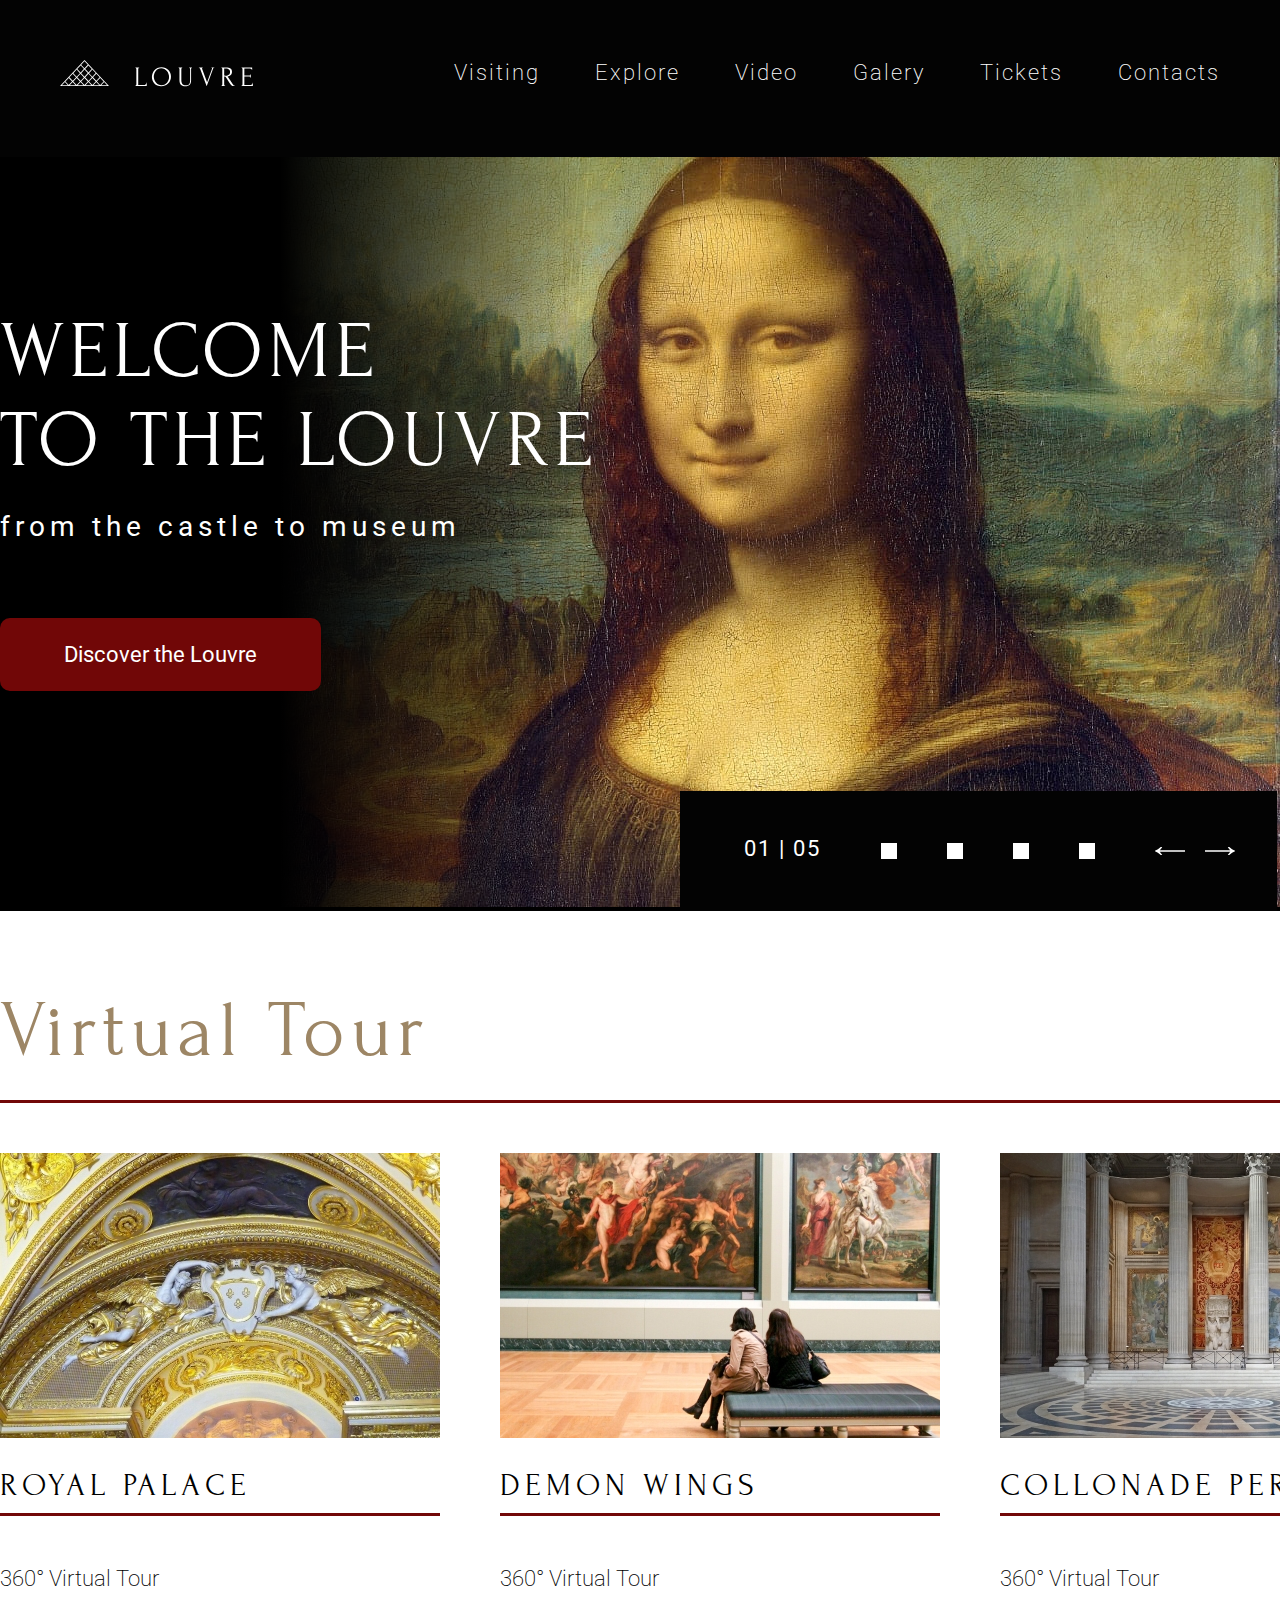
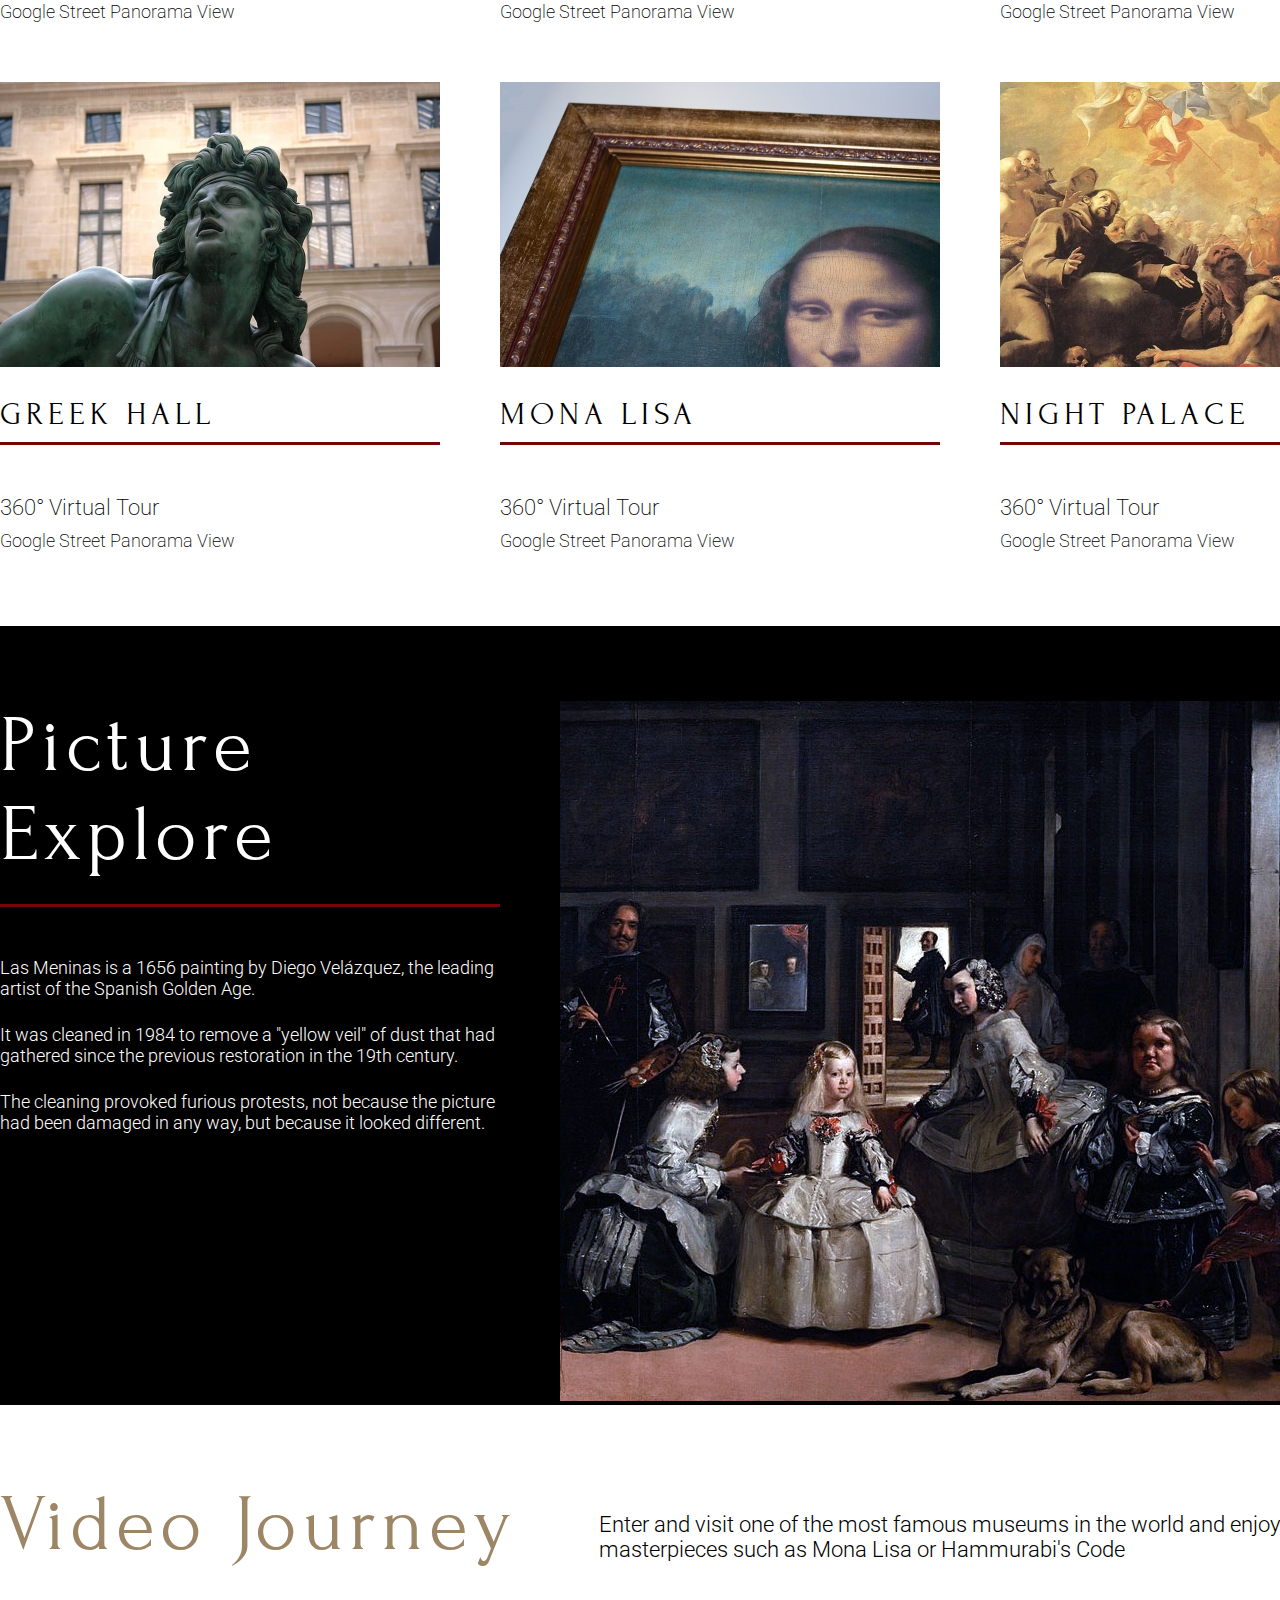
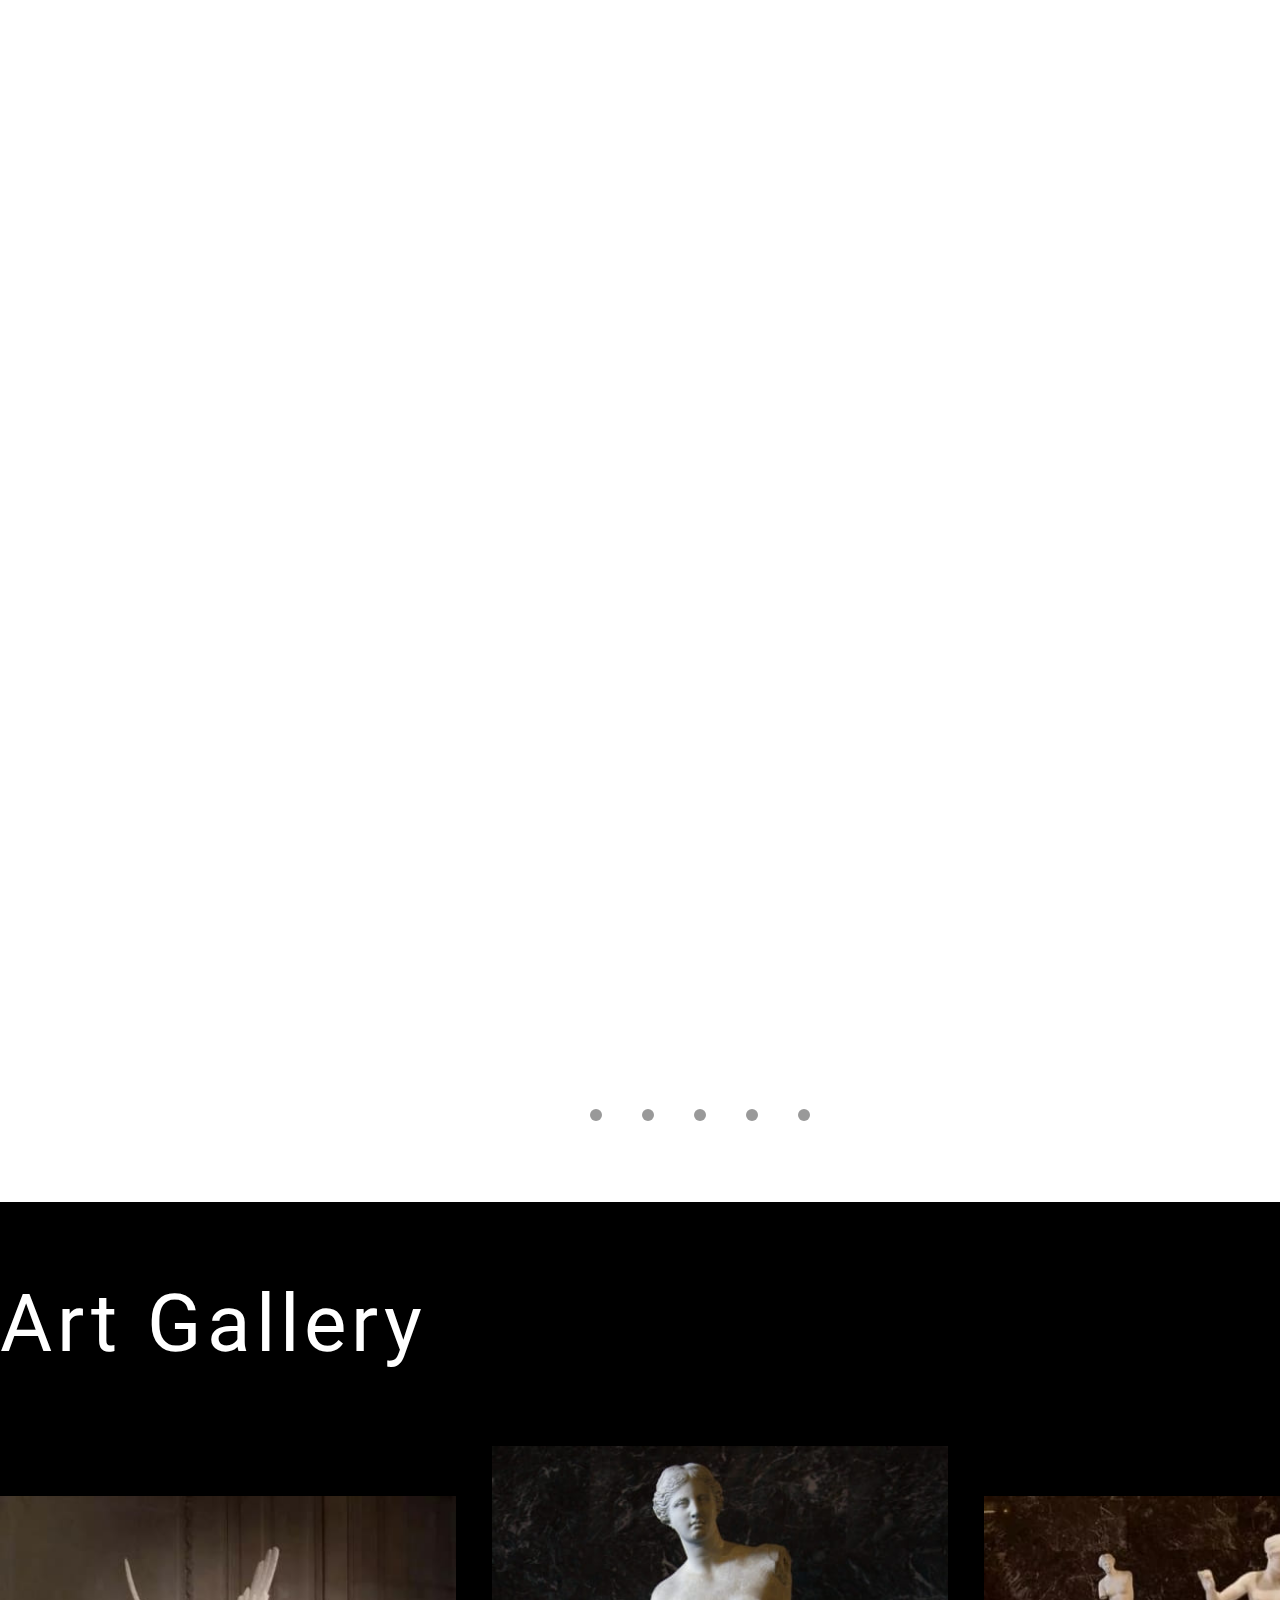
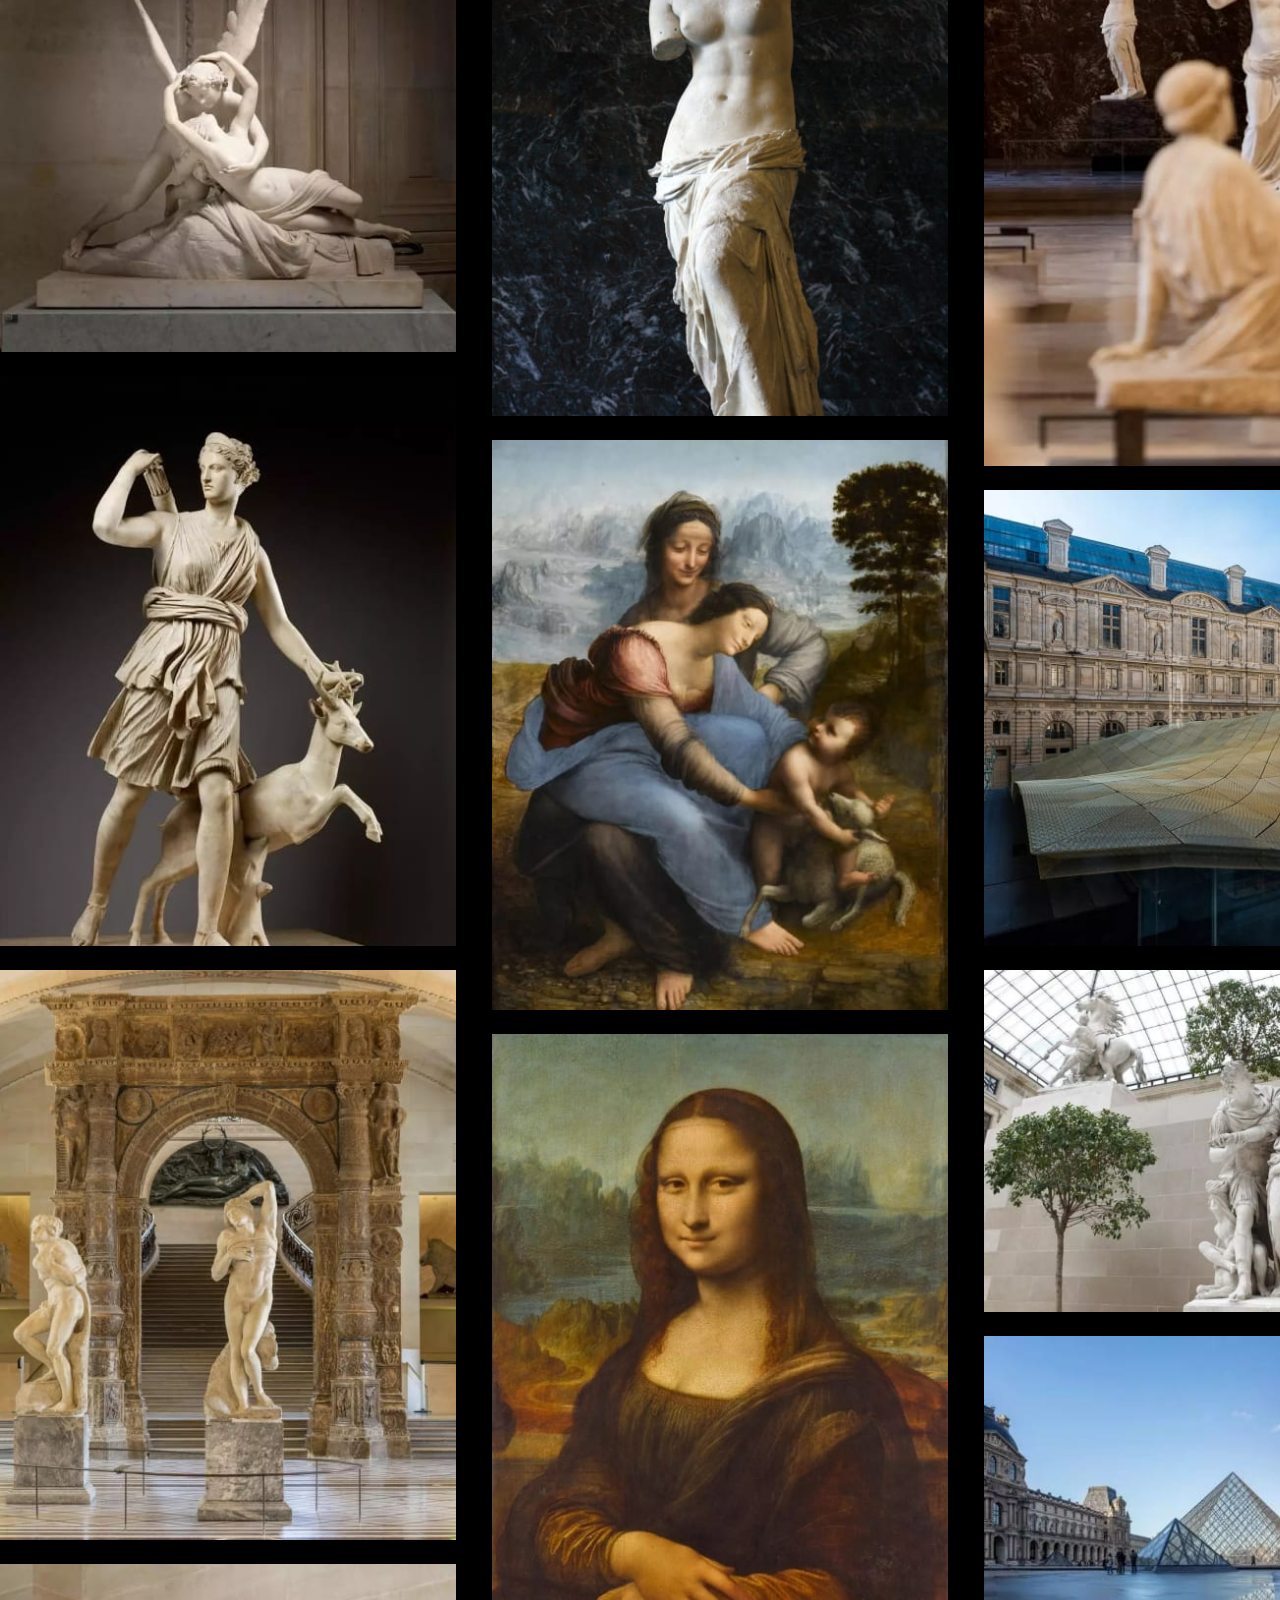
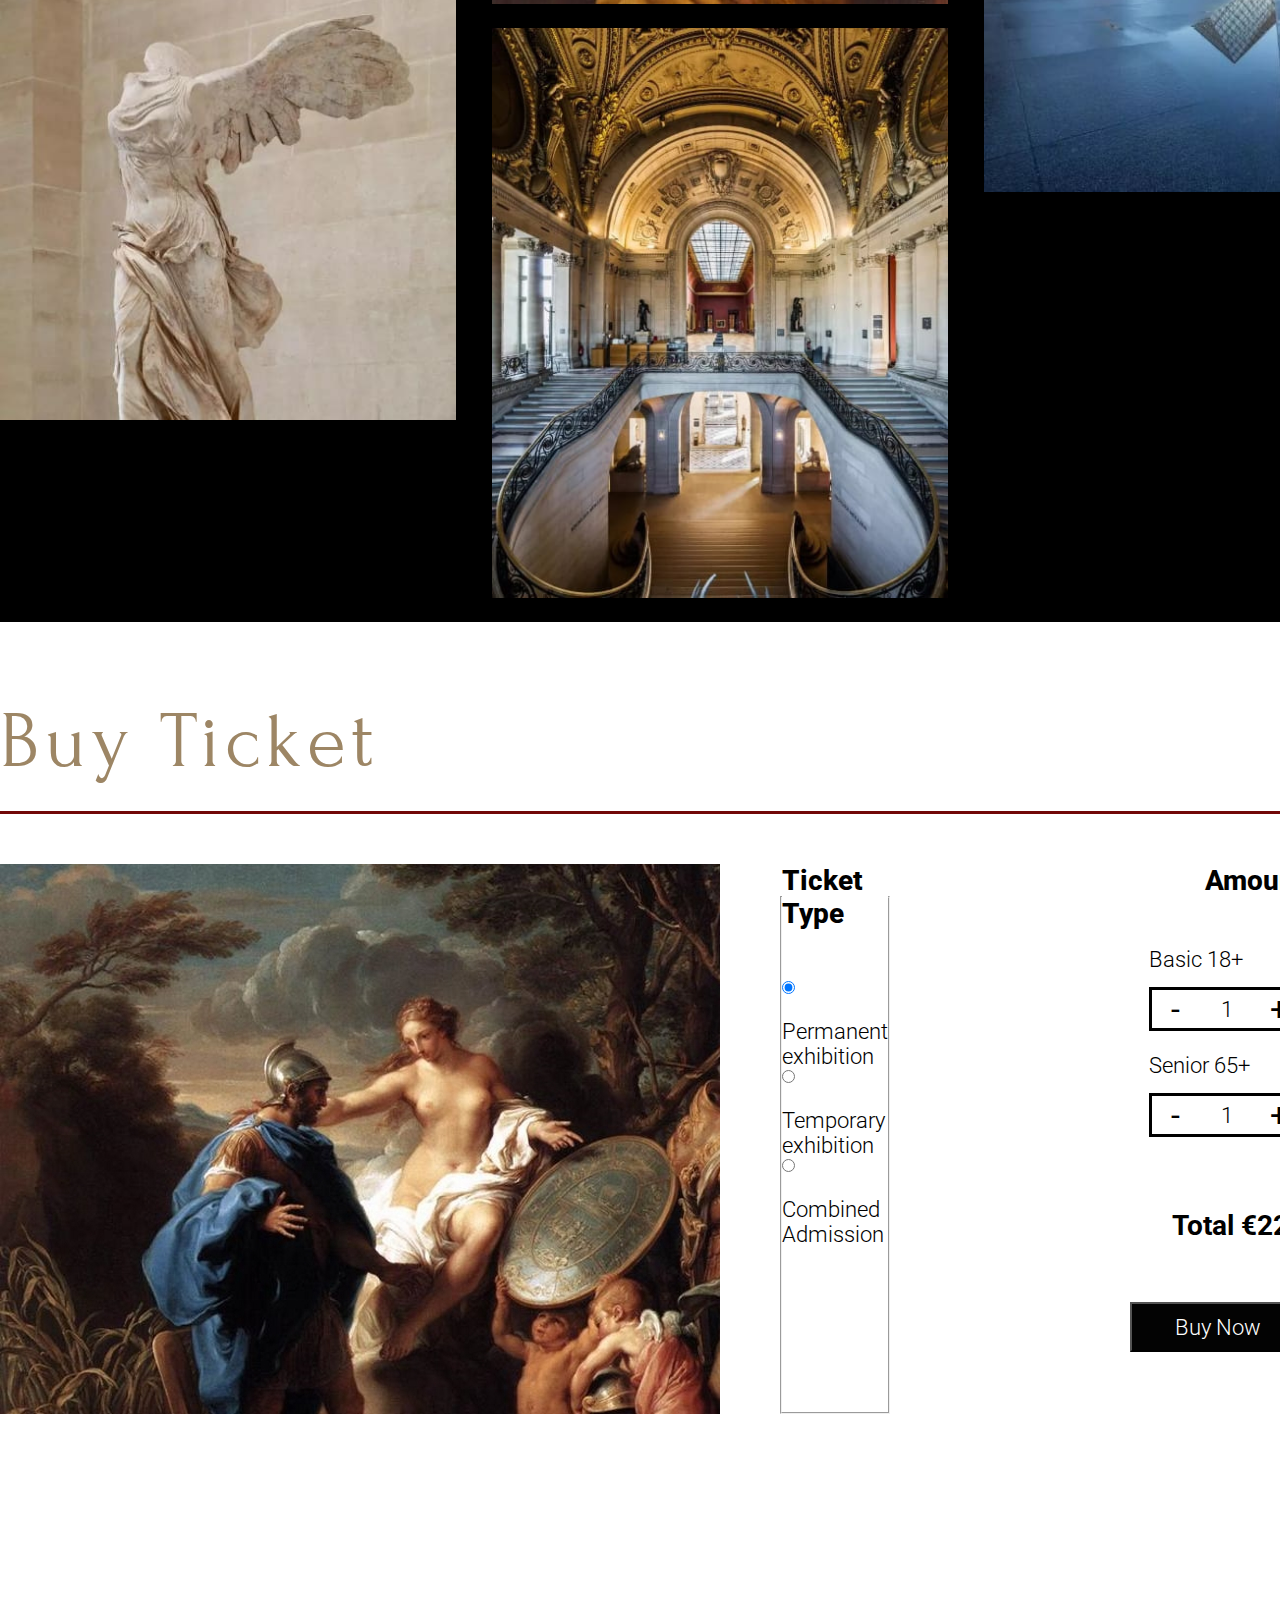
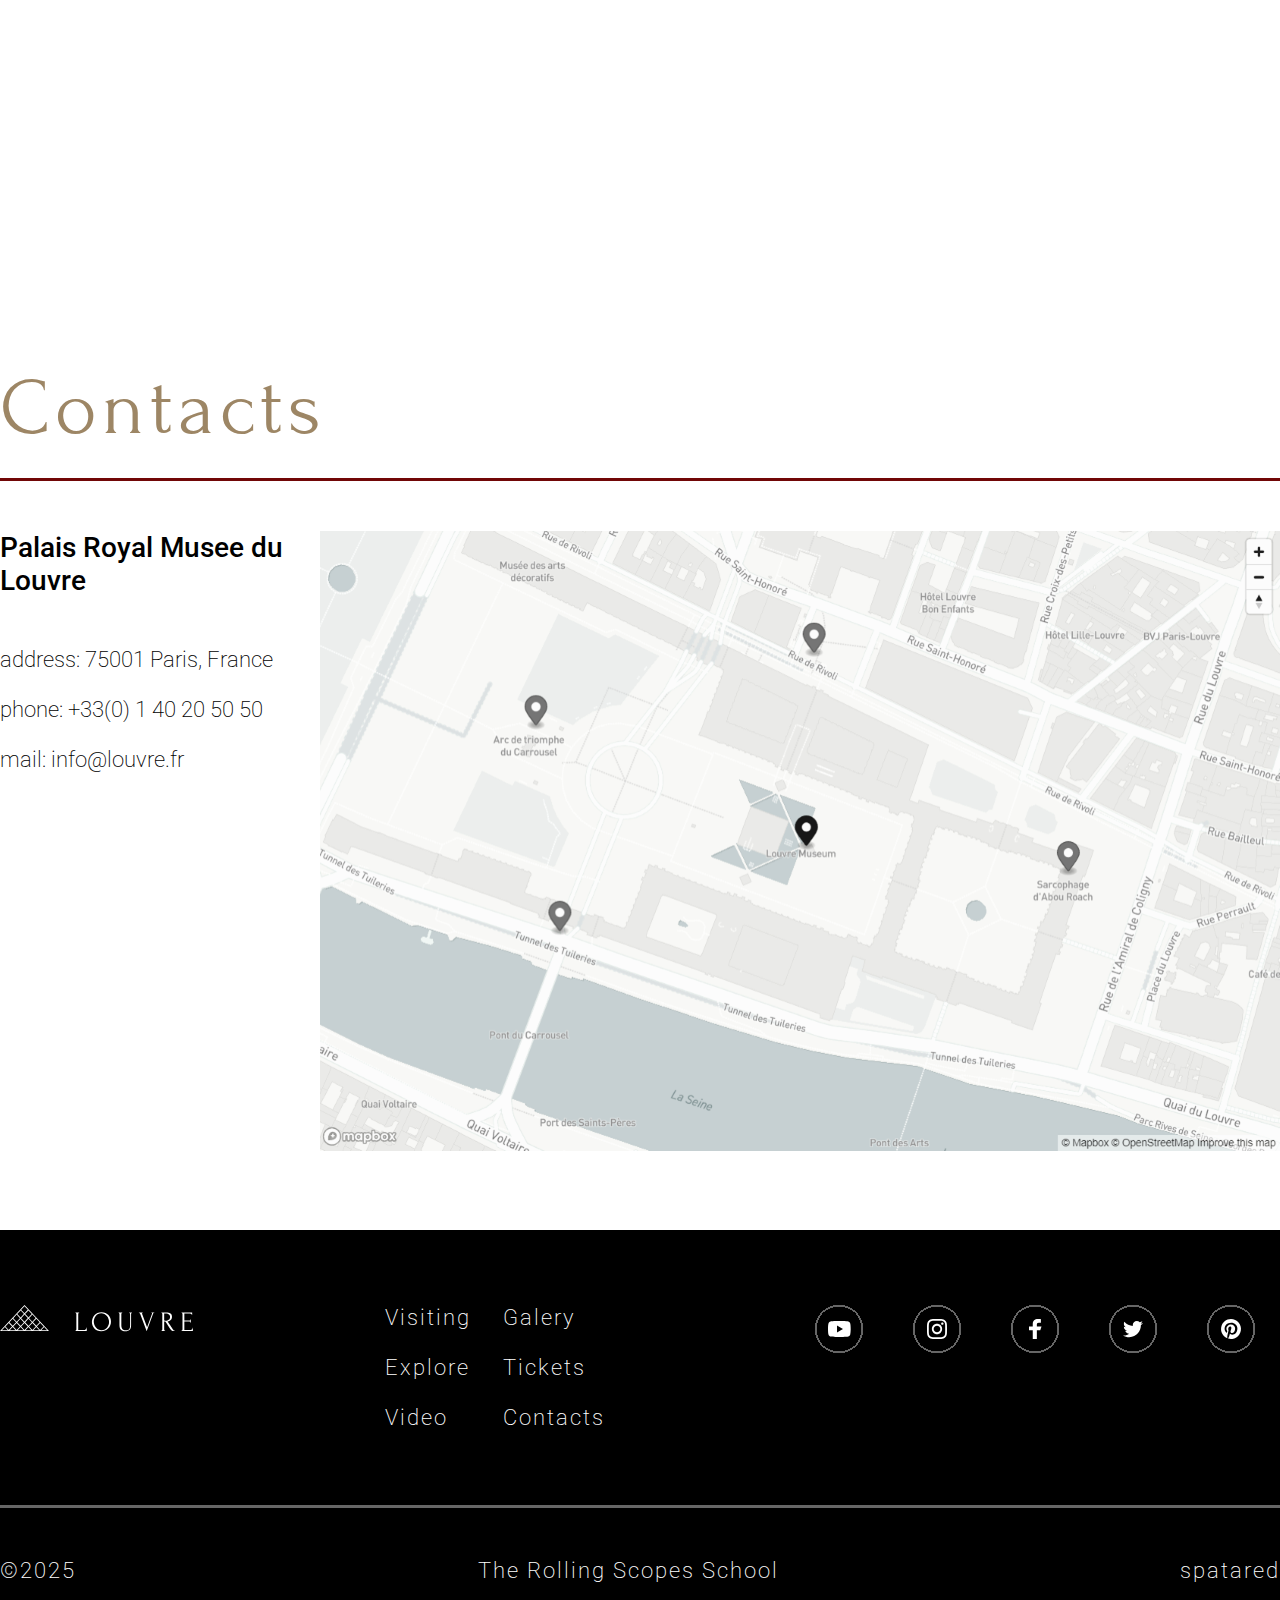
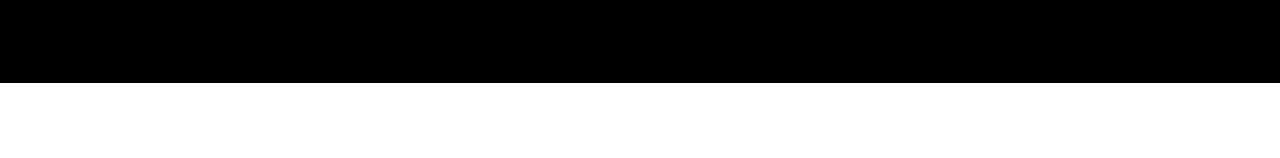
<file: museumm/index.html>
<!DOCTYPE html>
<html lang="en">

<head>
    <meta charset="UTF-8">
    <meta name="viewport" content="width=device-width, initial-scale=1.0">
    <link rel="stylesheet" href="styles.css">
    <link rel="preconnect" href="https://fonts.googleapis.com">
    <link rel="preconnect" href="https://fonts.gstatic.com" crossorigin>
    <link href="https://fonts.googleapis.com/css2?family=Forum&display=swap" rel="stylesheet">
    <link rel="preconnect" href="https://fonts.googleapis.com">
    <link rel="preconnect" href="https://fonts.gstatic.com" crossorigin>
    <link
        href="https://fonts.googleapis.com/css2?family=Forum&family=Roboto:ital,wght@0,100..900;1,100..900&display=swap"
        rel="stylesheet">
        <head>
  <link rel="icon" href="images/icons8-favicon-16.png">
</head>
    <title>Museum TheLouvre</title>
</head>

<body>
    <header>
        <div class="container">
            <div id="HeaderWrapper">
                <div class="logo-wrapper">
                    <svg width="199" height="33" viewBox="0 0 199 33" fill="none" xmlns="http://www.w3.org/2000/svg">
                        <g clip-path="url(#clip0_1_1995)">
                            <path
                                d="M49 26H0L24.5 0L49 26ZM13.3075 13.1309L16.6442 16.6702L19.981 13.1309L16.6442 9.58115L13.3075 13.1309ZM16.6442 25.0052L19.981 21.466L16.6442 17.9162L13.3075 21.466L16.6442 25.0052ZM32.4083 25.0052L35.745 21.466L32.4083 17.9162L29.019 21.466L32.4083 25.0052ZM28.4673 5.40314C28.4473 5.43762 28.4207 5.46941 28.3885 5.49738C27.3507 6.6178 26.2997 7.73822 25.2357 8.84817C25.1437 8.94241 25.2357 9.00524 25.2357 9.08901L28.3097 12.356L28.4542 12.4921L31.7909 8.96335L28.4673 5.40314ZM8.78847 25.0052L8.91984 24.8691L11.9938 21.6126C12.0428 21.5717 12.0702 21.5173 12.0702 21.4607C12.0702 21.4042 12.0428 21.3498 11.9938 21.3089C11.0611 20.3456 10.1547 19.3613 9.23512 18.3874L8.78847 17.9162L5.45174 21.466L8.78847 25.0052ZM17.2354 8.95288L20.5721 12.4921L20.6772 12.3979L23.8169 9.06806C23.922 8.95288 23.8169 8.89005 23.8169 8.80628L20.7429 5.56021L20.6115 5.42408L17.2354 8.95288ZM17.2354 17.3298L20.5721 20.8691L20.7429 20.7016C21.7413 19.6545 22.7528 18.6073 23.7643 17.4869C23.7926 17.4663 23.8152 17.4412 23.8307 17.4133C23.8461 17.3853 23.8541 17.3551 23.8541 17.3246C23.8541 17.2941 23.8461 17.2639 23.8307 17.2359C23.8152 17.208 23.7926 17.1829 23.7643 17.1623C22.8185 16.1675 21.8727 15.1728 20.9399 14.1675L20.5721 13.7906L17.2354 17.3298ZM32.9995 17.3298L36.3362 20.8691L39.6729 17.3298L36.3362 13.7906L32.9995 17.3298ZM28.4673 13.7801V13.8534L25.3013 17.2147C25.1962 17.3089 25.2357 17.3717 25.3013 17.4555L28.244 20.5969C28.3228 20.6911 28.4147 20.7853 28.5198 20.8901L31.8566 17.3508L28.4673 13.7801ZM12.7295 20.8482C12.7453 20.8175 12.7675 20.7892 12.7952 20.7644L15.9611 17.4031C16.0531 17.2984 15.9611 17.2461 15.9611 17.1623L12.8477 13.8953C12.8069 13.8484 12.7583 13.8061 12.7032 13.7696L9.37962 17.2984L12.7295 20.8482ZM32.3558 16.6597L35.6925 13.1204L32.3558 9.59162L29.019 13.1309L32.3558 16.6597ZM24.4737 8.28272L27.8105 4.74346L24.5263 1.27749H24.4606L21.2552 4.71204C21.2354 4.73712 21.2249 4.76616 21.2249 4.79581C21.2249 4.82546 21.2354 4.8545 21.2552 4.87958L24.4737 8.28272ZM24.4737 16.6597L27.8105 13.1204L24.5 9.58115L21.1633 13.1309L24.4737 16.6597ZM24.4737 25.0366L27.8105 21.4974L24.4737 17.9476L21.1633 21.466L24.4737 25.0366ZM40.2378 25.0366L43.5745 21.4974L40.2509 17.9791H40.1853L36.9668 21.3613C36.8617 21.4764 36.9668 21.5288 36.9668 21.6021L39.5941 24.4398L40.2378 25.0366ZM1.89169 25.2356H7.88204L4.91314 22.0942L1.89169 25.2356ZM41.1705 25.2356H47.1083L44.1394 22.0942L41.1705 25.2356ZM23.5542 25.2356L20.5721 22.0942L17.5901 25.2356H23.5542ZM33.3147 25.2356H39.2525L36.2836 22.0942L33.3147 25.2356ZM31.3968 25.2356L28.4279 22.0942L25.459 25.2356H31.3968ZM15.6327 25.2356L12.6638 22.0942L9.69491 25.2356H15.6327Z"
                                fill="white" />
                        </g>
                        <path
                            d="M75.26 25.72H75.4C75.5493 25.72 75.68 25.6733 75.792 25.58C75.904 25.468 75.9973 25.3373 76.072 25.188C76.1653 25.0387 76.2307 24.88 76.268 24.712C76.324 24.544 76.352 24.3853 76.352 24.236V9.256C76.352 9.12533 76.324 8.976 76.268 8.808C76.2307 8.64 76.1653 8.48133 76.072 8.332C75.9973 8.18267 75.904 8.06133 75.792 7.968C75.68 7.856 75.5493 7.8 75.4 7.8H75.26V7.52H79.292V7.8H79.152C79.0027 7.8 78.872 7.856 78.76 7.968C78.648 8.06133 78.5547 8.18267 78.48 8.332C78.4053 8.48133 78.34 8.64 78.284 8.808C78.2467 8.976 78.228 9.12533 78.228 9.256V24.964H84.36C84.7147 24.964 85.0227 24.88 85.284 24.712C85.5453 24.544 85.76 24.3387 85.928 24.096C86.1147 23.8347 86.2453 23.564 86.32 23.284C86.4133 22.9853 86.46 22.7147 86.46 22.472H86.74V26H75.26V25.72ZM101.563 7.24C103.019 7.24 104.326 7.50133 105.483 8.024C106.641 8.528 107.621 9.21867 108.423 10.096C109.245 10.9547 109.87 11.9627 110.299 13.12C110.747 14.2587 110.971 15.4533 110.971 16.704C110.971 18.104 110.71 19.392 110.187 20.568C109.683 21.744 108.983 22.752 108.087 23.592C107.191 24.432 106.146 25.0947 104.951 25.58C103.775 26.0467 102.515 26.28 101.171 26.28C99.7339 26.28 98.4365 26.0187 97.2792 25.496C96.1405 24.9733 95.1699 24.2827 94.3672 23.424C93.5832 22.5653 92.9765 21.576 92.5472 20.456C92.1179 19.336 91.9032 18.1693 91.9032 16.956C91.9032 15.7613 92.1179 14.5853 92.5472 13.428C92.9765 12.252 93.6019 11.2067 94.4232 10.292C95.2632 9.37733 96.2805 8.64 97.4752 8.08C98.6699 7.52 100.033 7.24 101.563 7.24ZM101.535 25.3C102.786 25.244 103.878 24.964 104.811 24.46C105.763 23.9373 106.557 23.284 107.191 22.5C107.826 21.6973 108.293 20.82 108.591 19.868C108.909 18.916 109.067 17.9733 109.067 17.04C109.067 16.0133 108.881 14.9773 108.507 13.932C108.134 12.8867 107.602 11.944 106.911 11.104C106.221 10.2453 105.39 9.55467 104.419 9.032C103.467 8.49067 102.394 8.22 101.199 8.22C100.042 8.22 99.0059 8.48133 98.0912 9.004C97.1765 9.508 96.3925 10.1613 95.7392 10.964C95.1045 11.7667 94.6192 12.6627 94.2832 13.652C93.9472 14.6413 93.7792 15.612 93.7792 16.564C93.7792 17.5907 93.9752 18.6267 94.3672 19.672C94.7592 20.6987 95.3005 21.632 95.9912 22.472C96.6819 23.312 97.4939 23.9933 98.4272 24.516C99.3792 25.0387 100.415 25.3 101.535 25.3ZM118.428 7.52H122.404V7.8H122.264C122.115 7.8 121.984 7.856 121.872 7.968C121.76 8.06133 121.657 8.18267 121.564 8.332C121.489 8.48133 121.433 8.64 121.396 8.808C121.359 8.976 121.34 9.12533 121.34 9.256V20.316C121.34 21.044 121.415 21.716 121.564 22.332C121.713 22.948 121.965 23.48 122.32 23.928C122.675 24.376 123.141 24.7307 123.72 24.992C124.299 25.2347 125.008 25.356 125.848 25.356C126.781 25.356 127.528 25.2067 128.088 24.908C128.648 24.6093 129.077 24.2267 129.376 23.76C129.675 23.2747 129.871 22.7333 129.964 22.136C130.057 21.5387 130.104 20.9507 130.104 20.372V9.256C130.104 9.12533 130.085 8.976 130.048 8.808C130.011 8.64 129.945 8.48133 129.852 8.332C129.777 8.18267 129.684 8.06133 129.572 7.968C129.46 7.856 129.339 7.8 129.208 7.8H129.068V7.52H132.12V7.8H131.98C131.831 7.8 131.7 7.856 131.588 7.968C131.495 8.06133 131.401 8.18267 131.308 8.332C131.233 8.48133 131.177 8.64 131.14 8.808C131.103 8.976 131.084 9.12533 131.084 9.256V20.288C131.084 21.5013 130.935 22.5 130.636 23.284C130.337 24.0493 129.927 24.656 129.404 25.104C128.881 25.552 128.265 25.86 127.556 26.028C126.865 26.196 126.128 26.28 125.344 26.28C124.504 26.28 123.72 26.1867 122.992 26C122.283 25.832 121.667 25.524 121.144 25.076C120.621 24.628 120.211 24.0213 119.912 23.256C119.613 22.472 119.464 21.492 119.464 20.316V9.256C119.464 9.12533 119.445 8.976 119.408 8.808C119.371 8.64 119.305 8.48133 119.212 8.332C119.137 8.18267 119.044 8.06133 118.932 7.968C118.82 7.856 118.699 7.8 118.568 7.8H118.428V7.52ZM142.076 8.5C142.076 8.612 142.104 8.752 142.16 8.92L147.088 22.192L152.016 8.78C152.034 8.74267 152.053 8.68667 152.072 8.612C152.09 8.53733 152.1 8.48133 152.1 8.444C152.1 8.22 152.006 8.06133 151.82 7.968C151.652 7.856 151.493 7.8 151.344 7.8V7.52H154.396V7.8C154.116 7.8 153.854 7.87467 153.612 8.024C153.388 8.17333 153.21 8.42533 153.08 8.78L146.668 26.336L140.116 8.864C140.004 8.584 139.836 8.34133 139.612 8.136C139.406 7.93067 139.145 7.81867 138.828 7.8V7.52H142.804V7.8C142.636 7.8 142.468 7.86533 142.3 7.996C142.15 8.108 142.076 8.276 142.076 8.5ZM165.076 25.72H165.216V26H161.268V25.72H161.408C161.538 25.72 161.66 25.664 161.772 25.552C161.884 25.44 161.977 25.3093 162.052 25.16C162.145 25.0107 162.21 24.852 162.248 24.684C162.285 24.4973 162.304 24.3293 162.304 24.18V9.256C162.304 9.12533 162.285 8.976 162.248 8.808C162.21 8.64 162.145 8.48133 162.052 8.332C161.977 8.18267 161.884 8.06133 161.772 7.968C161.66 7.856 161.538 7.8 161.408 7.8H161.268V7.52H166.14C168.006 7.52 169.444 7.884 170.452 8.612C171.478 9.34 171.992 10.4133 171.992 11.832C171.992 12.5413 171.87 13.1667 171.628 13.708C171.404 14.2307 171.096 14.688 170.704 15.08C170.312 15.4533 169.845 15.7613 169.304 16.004C168.781 16.228 168.221 16.396 167.624 16.508L169.64 19.588C170.125 20.3347 170.62 21.072 171.124 21.8C171.628 22.5093 172.122 23.2467 172.608 24.012C172.738 24.1987 172.878 24.3947 173.028 24.6C173.196 24.8053 173.364 24.992 173.532 25.16C173.718 25.328 173.905 25.468 174.092 25.58C174.297 25.6733 174.502 25.72 174.708 25.72V26H173.504C172.757 26 172.141 25.8227 171.656 25.468C171.189 25.0947 170.797 24.6653 170.48 24.18C169.64 22.948 168.8 21.6973 167.96 20.428C167.138 19.1587 166.317 17.908 165.496 16.676C165.29 16.6573 165.066 16.6387 164.824 16.62C164.6 16.5827 164.385 16.5453 164.18 16.508V24.18C164.18 24.3293 164.198 24.4973 164.236 24.684C164.273 24.852 164.329 25.0107 164.404 25.16C164.497 25.3093 164.59 25.44 164.684 25.552C164.796 25.664 164.926 25.72 165.076 25.72ZM164.18 8.472V15.584H164.32C164.469 15.6027 164.702 15.6213 165.02 15.64C165.356 15.64 165.766 15.64 166.252 15.64C166.644 15.64 167.054 15.584 167.484 15.472C167.932 15.3413 168.342 15.136 168.716 14.856C169.108 14.5573 169.425 14.1747 169.668 13.708C169.929 13.2413 170.06 12.6533 170.06 11.944C170.06 11.2347 169.92 10.656 169.64 10.208C169.378 9.76 169.005 9.40533 168.52 9.144C168.053 8.88267 167.484 8.70533 166.812 8.612C166.14 8.51867 165.402 8.472 164.6 8.472H164.18ZM181.389 25.72H181.529C181.678 25.72 181.809 25.6733 181.921 25.58C182.033 25.468 182.126 25.3373 182.201 25.188C182.294 25.0387 182.36 24.88 182.397 24.712C182.453 24.544 182.481 24.3853 182.481 24.236V9.256C182.481 9.12533 182.453 8.976 182.397 8.808C182.36 8.64 182.294 8.48133 182.201 8.332C182.126 8.18267 182.033 8.06133 181.921 7.968C181.809 7.856 181.678 7.8 181.529 7.8H181.389V7.52H192.169V10.124H191.889C191.852 9.69467 191.684 9.32133 191.385 9.004C191.086 8.668 190.62 8.5 189.985 8.5H184.357V15.584H189.005C189.434 15.584 189.789 15.4533 190.069 15.192C190.368 14.9307 190.517 14.6227 190.517 14.268H190.797V17.768H190.517C190.517 17.432 190.377 17.1427 190.097 16.9C189.817 16.6573 189.453 16.536 189.005 16.536H184.357V25.02H190.489C190.844 25.02 191.152 24.936 191.413 24.768C191.674 24.6 191.889 24.404 192.057 24.18C192.244 23.9373 192.374 23.6853 192.449 23.424C192.542 23.144 192.589 22.9107 192.589 22.724H192.869V26H181.389V25.72Z"
                            fill="white" />
                        <defs>
                            <clipPath id="clip0_1_1995">
                                <rect width="49" height="26" fill="white" />
                            </clipPath>
                        </defs>
                    </svg>
                    <p class="text-logo"></p>
                </div>
                <nav>
                    <ul class="nav-list">
                        <li><a class="link" href="#WelcomeToTheLouvr">Visiting</a></li>
                        <li><a class="link" href="#VirtualTour">Explore</a></li>
                        <li><a class="link" href="#VideoJourney">Video</a></li>
                        <li><a class="link" href="#ArtGallery">Galery</a></li>
                        <li><a class="link" href="#BuyTickets">Tickets</a></li>
                        <li><a class="link" href="#Contacts">Contacts</a></li>
                    </ul>
                </nav>
            </div>
        </div>
    </header>
    <main>
        <section class="black-Background">
            <div class="container">
                <div id="WelcomeToTheLouvre">
                    <div class="first-section-content-block">
                        <h1>Welcome <br>to the Louvre</h1>
                        <p class="paragraph-first-section">from the castle to museum</p>
                        <a href="https://clck.ru/3N8cR3" target="_blank">
                            <button class="button-large">Discover the Louvre</button>
                        </a>
                    </div>
                    <div class="first-section-image-block">
                        <img src="images/welcomeToTheLouvre/MonaLisa.png" alt="">
                        <div class="background-gradient"></div>
                        <div class="slaider">
                            <div class="slaider-counter">01 | 05</div>
                            <div class="welcome-to-the-louvre-sqare-slider">
                                <div class="sqares"></div>
                                <div class="sqares"></div>
                                <div class="sqares"></div>
                                <div class="sqares"></div>
                            </div>
                            <div class="slaider-arrows">
                                <svg class="slaider-arrow" width="30" height="8" viewBox="0 0 30 8"
                                    xmlns="http://www.w3.org/2000/svg">
                                    <path
                                        d="M5.72254 8C3.90173 6.31339 1.99422 5.08262 0 4.30769V3.69231C1.99422 2.89459 3.90173 1.66382 5.72254 0H7.23988C6.37283 1.4359 5.53468 2.52991 4.72543 3.28205H30V4.71795H4.72543C5.53468 5.47009 6.37283 6.5641 7.23988 8H5.72254Z"
                                        fill="white" />
                                </svg>
                                <svg class="slaider-arrow-second" width="30" height="8" viewBox="0 0 30 8"
                                    xmlns="http://www.w3.org/2000/svg">
                                    <path
                                        d="M5.72254 8C3.90173 6.31339 1.99422 5.08262 0 4.30769V3.69231C1.99422 2.89459 3.90173 1.66382 5.72254 0H7.23988C6.37283 1.4359 5.53468 2.52991 4.72543 3.28205H30V4.71795H4.72543C5.53468 5.47009 6.37283 6.5641 7.23988 8H5.72254Z"
                                        fill="white" />
                                </svg>
                            </div>
                        </div>
                    </div>
                </div>
            </div>
        </section>
        <section>
            <div class="container">
                <div class="virtual-tour" id="WelcomeToTheLouvr">
                    <h2 class="h2-gold">Virtual Tour</h2>
                    <div class="virtual-tour-cards border-red-line">
                        <div class="card">
                            <a href="https://clck.ru/3N8cG6" target="_blank">
                                <img src="images/VirtualTour/RoyalPalace.jpg" alt="RoyalPalaceImage">
                            </a>
                            <h3 class="h3">Royal Palace</h3>
                            <div class="border-red-line">
                                <h4>360° Virtual Tour</h4>
                                <p class="virtual-tour-card-text">Google Street Panorama View</p>
                            </div>
                        </div>
                        <div class="card">
                            <a href="https://clck.ru/3N8cHA" target="_blank">
                                <img src="images/VirtualTour/DemonWings.png" alt="DemonWingsImage">
                            </a>
                            <h3 class="h3">Demon Wings</h3>
                            <div class="border-red-line" >
                                <h4>360° Virtual Tour</h4>
                                <p class="virtual-tour-card-text">Google Street Panorama View</p>
                            </div>
                        </div>
                        <div class="card">
                            <a href="https://clck.ru/3N8cJt" target="_blank">
                                <img src="images/VirtualTour/ColonnadePerrault.png" alt="ColonnadePerraultImage">
                            </a>
                            <h3 class="h3">Collonade Perrault</h3>
                            <div class="border-red-line">
                                <h4>360° Virtual Tour</h4>
                                <p class="virtual-tour-card-text">Google Street Panorama View</p>
                            </div>
                        </div>
                        <div class="card">
                            <a href="https://clck.ru/3N8cKu" target="_blank">
                                <img src="images/VirtualTour/GreekHall.jpg" alt="GreekHallImage">
                            </a>
                            <h3 class="h3">Greek Hall</h3>
                            <div class="border-red-line">
                                <h4>360° Virtual Tour</h4>
                                <p class="virtual-tour-card-text">Google Street Panorama View</p>
                            </div>
                        </div>
                        <div class="card">
                            <a href="https://clck.ru/3N8cMD" target="_blank">
                                <img src="images/VirtualTour/MonaLisa.jpg" alt="MonaLisaImage">
                            </a>
                            <h3 class="h3">Mona Lisa</h3>
                            <div class="border-red-line">
                                <h4>360° Virtual Tour</h4>
                                <p class="virtual-tour-card-text">Google Street Panorama View</p>
                            </div>
                        </div>
                        <div class="card">
                            <a href="https://clck.ru/3N8cN8" target="_blank">
                                <img src="images/VirtualTour/NightPalace.jpg" alt="NightPalaceImage">
                            </a>
                            <h3 class="h3">Night Palace</h3>
                            <div class="border-red-line">
                                <h4>360° Virtual Tour</h4>
                                <p class="virtual-tour-card-text">Google Street Panorama View</p>
                            </div>
                        </div>
                    </div>
                </div>
            </div>
        </section>
        <section class="black-Background">
            <div class="container" id="VirtualTour">
                <div class="picture-explore black-Background" >
                    <div class="picture-explore-text">
                        <h2 class="h2">Picture Explore</h2>
                        <div class="picture-explore-test-paragraph border-red-line">
                            Las Meninas is a 1656 painting by Diego Velázquez, the leading artist of the Spanish Golden
                            Age.
                        </div>
                        <div class="picture-explore-test-paragraph">
                            It was cleaned in 1984 to remove a "yellow veil" of dust that had gathered since the
                            previous restoration in the 19th century.
                        </div>
                        <div class="picture-explore-test-paragraph">
                            The cleaning provoked furious protests, not because the picture had been damaged in any way,
                            but because it looked different.
                        </div>
                    </div>
                    <div class="picture-exprore-images">
                        <img src="images/PictureExplore/full_img.png" alt="girl">
                    </div>
                </div>
            </div>
        </section>
        <section>
            <div class="container">
                <div class="video-journey" id="VideoJourney">
                    <div class="video-journey-content">
                        <div class="video-journey-text">
                            <h2 class="h2-gold">Video Journey</h2>
                            <p>Enter and visit one of the most famous museums in the world and enjoy <br>masterpieces
                                such
                                as
                                Mona Lisa or Hammurabi's Code</p>
                        </div>
                        <div class="video-journey-main-video"><iframe width=100% height=100%
                                src="https://www.youtube.com/embed/zp1BXPX8jcU?si=_tqDIISGb_N_aR22"
                                title="YouTube video player" frameborder="0"
                                allow="accelerometer; autoplay; clipboard-write; encrypted-media; gyroscope; picture-in-picture; web-share"
                                referrerpolicy="strict-origin-when-cross-origin" allowfullscreen></iframe></div>
                        <div class="video-journey-sub-videos">
                            <iframe width="560" height="315"
                                src="https://www.youtube.com/embed/Vi5D6FKhRmo?si=Oa2wRbJj8YldP3K8"
                                title="YouTube video player" frameborder="0"
                                allow="accelerometer; autoplay; clipboard-write; encrypted-media; gyroscope; picture-in-picture; web-share"
                                referrerpolicy="strict-origin-when-cross-origin" allowfullscreen></iframe>
                            <iframe id="middle-video" width="560" height="315"
                                src="https://www.youtube.com/embed/aWmJ5DgyWPI?si=I-jJg-6AqFMlUttY"
                                title="YouTube video player" frameborder="0"
                                allow="accelerometer; autoplay; clipboard-write; encrypted-media; gyroscope; picture-in-picture; web-share"
                                referrerpolicy="strict-origin-when-cross-origin" allowfullscreen></iframe>
                            <iframe width="560" height="315"
                                src="https://www.youtube.com/embed/2OR0OCr6uRE?si=yIz4wNwcdBdOxeUb"
                                title="YouTube video player" frameborder="0"
                                allow="accelerometer; autoplay; clipboard-write; encrypted-media; gyroscope; picture-in-picture; web-share"
                                referrerpolicy="strict-origin-when-cross-origin" allowfullscreen></iframe>
                        </div>
                        <div class="video-journey-slaider-wrapper">
                            <div class="video-journey-slaider">
                                <div class="left-double-arrow">
                                    <svg width="30" height="8" viewBox="0 0 30 8" fill="black"
                                        xmlns="http://www.w3.org/2000/svg">
                                        <path
                                            d="M5.72254 8C3.90173 6.31339 1.99422 5.08262 0 4.30769V3.69231C1.99422 2.89459 3.90173 1.66382 5.72254 0H7.23988C6.37283 1.4359 5.53468 2.52991 4.72543 3.28205H30V4.71795H4.72543C5.53468 5.47009 6.37283 6.5641 7.23988 8H5.72254Z"
                                            fill="white" />
                                    </svg>
                                </div>
                                <div class="video-journey-slaider-points">
                                    <div class="video-journey-slaider-point"></div>
                                    <div class="video-journey-slaider-point"></div>
                                    <div class="video-journey-slaider-point"></div>
                                    <div class="video-journey-slaider-point"></div>
                                    <div class="video-journey-slaider-point"></div>
                                </div>
                                <div class="right-double-arrow">
                                    <svg width="30" height="8" viewBox="0 0 30 8" fill="none"
                                        xmlns="http://www.w3.org/2000/svg">
                                        <path
                                            d="M5.72254 8C3.90173 6.31339 1.99422 5.08262 0 4.30769V3.69231C1.99422 2.89459 3.90173 1.66382 5.72254 0H7.23988C6.37283 1.4359 5.53468 2.52991 4.72543 3.28205H30V4.71795H4.72543C5.53468 5.47009 6.37283 6.5641 7.23988 8H5.72254Z"
                                            fill="white" />
                                    </svg>
                                </div>
                            </div>
                        </div>
                    </div>

                </div>
            </div>
        </section>
        <section class="black-Background">
            <div class="container">
                <div class="art-gallery" id="ArtGallery">
                    <h2 class="h2">Art Gallery</h2>
                    <div class="art-gallery-images">
                        <div class="art-gallery-first-column">
                            <img src="images/ArtGallery/galery_1.jpg" alt="img1">
                            <img src="images/ArtGallery/galery_2.jpg" alt="img2">
                            <img src="images/ArtGallery/galery_3.jpg" alt="img3">
                            <img src="images/ArtGallery/galery_4.jpg" alt="img4">
                        </div>
                        <div class="art-gallery-second-column">
                            <img src="images/ArtGallery/galery_5.jpg" alt="img5">
                            <img src="images/ArtGallery/galery_6.jpg" alt="img6">
                            <img src="images/ArtGallery/galery_7.jpg" alt="img7">
                            <img src="images/ArtGallery/galery_8.jpg" alt="img8">
                        </div>
                        <div class="art-gallery-third-column">
                            <img src="images/ArtGallery/galery_9.jpg" alt="img9">
                            <img src="images/ArtGallery/galery_10.jpg" alt="img10">
                            <img src="images/ArtGallery/galery_12.jpg" alt="img12">
                            <img src="images/ArtGallery/galery_15.jpg" alt="img15">
                        </div>
                    </div>
                </div>
            </div>
        </section>
        <section>
            <div class="container">
                <div class="buy-tickets" id="BuyTickets">
                    <div class="buy-tickets-header">
                        <h2 class="h2-gold">Buy Ticket</h2>
                    </div>
                    <div class="buy-ticket-content border-red-line">
                        <img src="images/BuyTickets/imageBuyTicket.jpg" alt="">
                        <div class="ticket-type">
                            <fieldset class="ticket-type-radio">
                                <legend>Ticket Type</legend>

                                <div>
                                    <input type="radio" id="Permanent-exhibition" name="point"
                                        value="Permanent exhibition" checked />
                                    <label class="ticket-type-radio-point">Permanent exhibition</label>
                                </div>

                                <div>
                                    <input type="radio" id="Temporary-exhibition" name="point"
                                        value="Temporary exhibition" />
                                    <label class="ticket-type-radio-point">Temporary exhibition</label>
                                </div>

                                <div>
                                    <input type="radio" id="Combined-Admission" name="point"
                                        value="Combined Admission" />
                                    <label class="ticket-type-radio-point">Combined Admission</label>
                                </div>
                            </fieldset>
                        </div>
                        <div class="amount">
                            <h3>Amount</h3>
                            <div class="tickets-amount">
                                <p class="tickets-amount-text">Basic 18+</p>
                                <div class="ticket-amount-counter">
                                    <button>-</button>
                                    <p>1</p>
                                    <button>+</button>
                                </div>
                                <p class="tickets-amount-text">Senior 65+</p>
                                <div class="ticket-amount-counter">
                                    <button>-</button>
                                    <p>1</p>
                                    <button>+</button>
                                </div>
                            </div>
                            <h4 class="amount-total">Total &euro;220</h4>
                            <button class="button-small button-ticket-amount">Buy Now</button>
                        </div>
                    </div>
                </div>
            </div>
        </section>
        <section>
            <div class="parallax">
            </div>
        </section>
        <section>
            <div class="container">
                <div class="contacts" id="Contacts">
                    <h2 class="h2-gold">Contacts</h2>
                    <div class="contacts-content border-red-line">
                        <div class="contacts-content-adress">
                            <h4>Palais Royal Musee du Louvre</h4>
                            <p>address:
                                75001 Paris, France</p>
                            <p>phone:
                                +33(0) 1 40 20 50 50</p>
                            <p>mail:
                                info@louvre.fr</p>
                        </div>
                        <div class="contacts-content-map">
                            <img src="images/Contacts/map.png" alt="map">
                        </div>
                    </div>
                </div>
            </div>
        </section>
    </main>
    <footer>
        <section class="black-Background">
            <div class="container footer-container">
            <div class="footer-info">
                <div class="footer-logo">
                    <svg width="199" height="33" viewBox="0 0 199 33" fill="none" xmlns="http://www.w3.org/2000/svg">
                        <g clip-path="url(#clip0_1_1995)">
                            <path
                                d="M49 26H0L24.5 0L49 26ZM13.3075 13.1309L16.6442 16.6702L19.981 13.1309L16.6442 9.58115L13.3075 13.1309ZM16.6442 25.0052L19.981 21.466L16.6442 17.9162L13.3075 21.466L16.6442 25.0052ZM32.4083 25.0052L35.745 21.466L32.4083 17.9162L29.019 21.466L32.4083 25.0052ZM28.4673 5.40314C28.4473 5.43762 28.4207 5.46941 28.3885 5.49738C27.3507 6.6178 26.2997 7.73822 25.2357 8.84817C25.1437 8.94241 25.2357 9.00524 25.2357 9.08901L28.3097 12.356L28.4542 12.4921L31.7909 8.96335L28.4673 5.40314ZM8.78847 25.0052L8.91984 24.8691L11.9938 21.6126C12.0428 21.5717 12.0702 21.5173 12.0702 21.4607C12.0702 21.4042 12.0428 21.3498 11.9938 21.3089C11.0611 20.3456 10.1547 19.3613 9.23512 18.3874L8.78847 17.9162L5.45174 21.466L8.78847 25.0052ZM17.2354 8.95288L20.5721 12.4921L20.6772 12.3979L23.8169 9.06806C23.922 8.95288 23.8169 8.89005 23.8169 8.80628L20.7429 5.56021L20.6115 5.42408L17.2354 8.95288ZM17.2354 17.3298L20.5721 20.8691L20.7429 20.7016C21.7413 19.6545 22.7528 18.6073 23.7643 17.4869C23.7926 17.4663 23.8152 17.4412 23.8307 17.4133C23.8461 17.3853 23.8541 17.3551 23.8541 17.3246C23.8541 17.2941 23.8461 17.2639 23.8307 17.2359C23.8152 17.208 23.7926 17.1829 23.7643 17.1623C22.8185 16.1675 21.8727 15.1728 20.9399 14.1675L20.5721 13.7906L17.2354 17.3298ZM32.9995 17.3298L36.3362 20.8691L39.6729 17.3298L36.3362 13.7906L32.9995 17.3298ZM28.4673 13.7801V13.8534L25.3013 17.2147C25.1962 17.3089 25.2357 17.3717 25.3013 17.4555L28.244 20.5969C28.3228 20.6911 28.4147 20.7853 28.5198 20.8901L31.8566 17.3508L28.4673 13.7801ZM12.7295 20.8482C12.7453 20.8175 12.7675 20.7892 12.7952 20.7644L15.9611 17.4031C16.0531 17.2984 15.9611 17.2461 15.9611 17.1623L12.8477 13.8953C12.8069 13.8484 12.7583 13.8061 12.7032 13.7696L9.37962 17.2984L12.7295 20.8482ZM32.3558 16.6597L35.6925 13.1204L32.3558 9.59162L29.019 13.1309L32.3558 16.6597ZM24.4737 8.28272L27.8105 4.74346L24.5263 1.27749H24.4606L21.2552 4.71204C21.2354 4.73712 21.2249 4.76616 21.2249 4.79581C21.2249 4.82546 21.2354 4.8545 21.2552 4.87958L24.4737 8.28272ZM24.4737 16.6597L27.8105 13.1204L24.5 9.58115L21.1633 13.1309L24.4737 16.6597ZM24.4737 25.0366L27.8105 21.4974L24.4737 17.9476L21.1633 21.466L24.4737 25.0366ZM40.2378 25.0366L43.5745 21.4974L40.2509 17.9791H40.1853L36.9668 21.3613C36.8617 21.4764 36.9668 21.5288 36.9668 21.6021L39.5941 24.4398L40.2378 25.0366ZM1.89169 25.2356H7.88204L4.91314 22.0942L1.89169 25.2356ZM41.1705 25.2356H47.1083L44.1394 22.0942L41.1705 25.2356ZM23.5542 25.2356L20.5721 22.0942L17.5901 25.2356H23.5542ZM33.3147 25.2356H39.2525L36.2836 22.0942L33.3147 25.2356ZM31.3968 25.2356L28.4279 22.0942L25.459 25.2356H31.3968ZM15.6327 25.2356L12.6638 22.0942L9.69491 25.2356H15.6327Z"
                                fill="white" />
                        </g>
                        <path
                            d="M75.26 25.72H75.4C75.5493 25.72 75.68 25.6733 75.792 25.58C75.904 25.468 75.9973 25.3373 76.072 25.188C76.1653 25.0387 76.2307 24.88 76.268 24.712C76.324 24.544 76.352 24.3853 76.352 24.236V9.256C76.352 9.12533 76.324 8.976 76.268 8.808C76.2307 8.64 76.1653 8.48133 76.072 8.332C75.9973 8.18267 75.904 8.06133 75.792 7.968C75.68 7.856 75.5493 7.8 75.4 7.8H75.26V7.52H79.292V7.8H79.152C79.0027 7.8 78.872 7.856 78.76 7.968C78.648 8.06133 78.5547 8.18267 78.48 8.332C78.4053 8.48133 78.34 8.64 78.284 8.808C78.2467 8.976 78.228 9.12533 78.228 9.256V24.964H84.36C84.7147 24.964 85.0227 24.88 85.284 24.712C85.5453 24.544 85.76 24.3387 85.928 24.096C86.1147 23.8347 86.2453 23.564 86.32 23.284C86.4133 22.9853 86.46 22.7147 86.46 22.472H86.74V26H75.26V25.72ZM101.563 7.24C103.019 7.24 104.326 7.50133 105.483 8.024C106.641 8.528 107.621 9.21867 108.423 10.096C109.245 10.9547 109.87 11.9627 110.299 13.12C110.747 14.2587 110.971 15.4533 110.971 16.704C110.971 18.104 110.71 19.392 110.187 20.568C109.683 21.744 108.983 22.752 108.087 23.592C107.191 24.432 106.146 25.0947 104.951 25.58C103.775 26.0467 102.515 26.28 101.171 26.28C99.7339 26.28 98.4365 26.0187 97.2792 25.496C96.1405 24.9733 95.1699 24.2827 94.3672 23.424C93.5832 22.5653 92.9765 21.576 92.5472 20.456C92.1179 19.336 91.9032 18.1693 91.9032 16.956C91.9032 15.7613 92.1179 14.5853 92.5472 13.428C92.9765 12.252 93.6019 11.2067 94.4232 10.292C95.2632 9.37733 96.2805 8.64 97.4752 8.08C98.6699 7.52 100.033 7.24 101.563 7.24ZM101.535 25.3C102.786 25.244 103.878 24.964 104.811 24.46C105.763 23.9373 106.557 23.284 107.191 22.5C107.826 21.6973 108.293 20.82 108.591 19.868C108.909 18.916 109.067 17.9733 109.067 17.04C109.067 16.0133 108.881 14.9773 108.507 13.932C108.134 12.8867 107.602 11.944 106.911 11.104C106.221 10.2453 105.39 9.55467 104.419 9.032C103.467 8.49067 102.394 8.22 101.199 8.22C100.042 8.22 99.0059 8.48133 98.0912 9.004C97.1765 9.508 96.3925 10.1613 95.7392 10.964C95.1045 11.7667 94.6192 12.6627 94.2832 13.652C93.9472 14.6413 93.7792 15.612 93.7792 16.564C93.7792 17.5907 93.9752 18.6267 94.3672 19.672C94.7592 20.6987 95.3005 21.632 95.9912 22.472C96.6819 23.312 97.4939 23.9933 98.4272 24.516C99.3792 25.0387 100.415 25.3 101.535 25.3ZM118.428 7.52H122.404V7.8H122.264C122.115 7.8 121.984 7.856 121.872 7.968C121.76 8.06133 121.657 8.18267 121.564 8.332C121.489 8.48133 121.433 8.64 121.396 8.808C121.359 8.976 121.34 9.12533 121.34 9.256V20.316C121.34 21.044 121.415 21.716 121.564 22.332C121.713 22.948 121.965 23.48 122.32 23.928C122.675 24.376 123.141 24.7307 123.72 24.992C124.299 25.2347 125.008 25.356 125.848 25.356C126.781 25.356 127.528 25.2067 128.088 24.908C128.648 24.6093 129.077 24.2267 129.376 23.76C129.675 23.2747 129.871 22.7333 129.964 22.136C130.057 21.5387 130.104 20.9507 130.104 20.372V9.256C130.104 9.12533 130.085 8.976 130.048 8.808C130.011 8.64 129.945 8.48133 129.852 8.332C129.777 8.18267 129.684 8.06133 129.572 7.968C129.46 7.856 129.339 7.8 129.208 7.8H129.068V7.52H132.12V7.8H131.98C131.831 7.8 131.7 7.856 131.588 7.968C131.495 8.06133 131.401 8.18267 131.308 8.332C131.233 8.48133 131.177 8.64 131.14 8.808C131.103 8.976 131.084 9.12533 131.084 9.256V20.288C131.084 21.5013 130.935 22.5 130.636 23.284C130.337 24.0493 129.927 24.656 129.404 25.104C128.881 25.552 128.265 25.86 127.556 26.028C126.865 26.196 126.128 26.28 125.344 26.28C124.504 26.28 123.72 26.1867 122.992 26C122.283 25.832 121.667 25.524 121.144 25.076C120.621 24.628 120.211 24.0213 119.912 23.256C119.613 22.472 119.464 21.492 119.464 20.316V9.256C119.464 9.12533 119.445 8.976 119.408 8.808C119.371 8.64 119.305 8.48133 119.212 8.332C119.137 8.18267 119.044 8.06133 118.932 7.968C118.82 7.856 118.699 7.8 118.568 7.8H118.428V7.52ZM142.076 8.5C142.076 8.612 142.104 8.752 142.16 8.92L147.088 22.192L152.016 8.78C152.034 8.74267 152.053 8.68667 152.072 8.612C152.09 8.53733 152.1 8.48133 152.1 8.444C152.1 8.22 152.006 8.06133 151.82 7.968C151.652 7.856 151.493 7.8 151.344 7.8V7.52H154.396V7.8C154.116 7.8 153.854 7.87467 153.612 8.024C153.388 8.17333 153.21 8.42533 153.08 8.78L146.668 26.336L140.116 8.864C140.004 8.584 139.836 8.34133 139.612 8.136C139.406 7.93067 139.145 7.81867 138.828 7.8V7.52H142.804V7.8C142.636 7.8 142.468 7.86533 142.3 7.996C142.15 8.108 142.076 8.276 142.076 8.5ZM165.076 25.72H165.216V26H161.268V25.72H161.408C161.538 25.72 161.66 25.664 161.772 25.552C161.884 25.44 161.977 25.3093 162.052 25.16C162.145 25.0107 162.21 24.852 162.248 24.684C162.285 24.4973 162.304 24.3293 162.304 24.18V9.256C162.304 9.12533 162.285 8.976 162.248 8.808C162.21 8.64 162.145 8.48133 162.052 8.332C161.977 8.18267 161.884 8.06133 161.772 7.968C161.66 7.856 161.538 7.8 161.408 7.8H161.268V7.52H166.14C168.006 7.52 169.444 7.884 170.452 8.612C171.478 9.34 171.992 10.4133 171.992 11.832C171.992 12.5413 171.87 13.1667 171.628 13.708C171.404 14.2307 171.096 14.688 170.704 15.08C170.312 15.4533 169.845 15.7613 169.304 16.004C168.781 16.228 168.221 16.396 167.624 16.508L169.64 19.588C170.125 20.3347 170.62 21.072 171.124 21.8C171.628 22.5093 172.122 23.2467 172.608 24.012C172.738 24.1987 172.878 24.3947 173.028 24.6C173.196 24.8053 173.364 24.992 173.532 25.16C173.718 25.328 173.905 25.468 174.092 25.58C174.297 25.6733 174.502 25.72 174.708 25.72V26H173.504C172.757 26 172.141 25.8227 171.656 25.468C171.189 25.0947 170.797 24.6653 170.48 24.18C169.64 22.948 168.8 21.6973 167.96 20.428C167.138 19.1587 166.317 17.908 165.496 16.676C165.29 16.6573 165.066 16.6387 164.824 16.62C164.6 16.5827 164.385 16.5453 164.18 16.508V24.18C164.18 24.3293 164.198 24.4973 164.236 24.684C164.273 24.852 164.329 25.0107 164.404 25.16C164.497 25.3093 164.59 25.44 164.684 25.552C164.796 25.664 164.926 25.72 165.076 25.72ZM164.18 8.472V15.584H164.32C164.469 15.6027 164.702 15.6213 165.02 15.64C165.356 15.64 165.766 15.64 166.252 15.64C166.644 15.64 167.054 15.584 167.484 15.472C167.932 15.3413 168.342 15.136 168.716 14.856C169.108 14.5573 169.425 14.1747 169.668 13.708C169.929 13.2413 170.06 12.6533 170.06 11.944C170.06 11.2347 169.92 10.656 169.64 10.208C169.378 9.76 169.005 9.40533 168.52 9.144C168.053 8.88267 167.484 8.70533 166.812 8.612C166.14 8.51867 165.402 8.472 164.6 8.472H164.18ZM181.389 25.72H181.529C181.678 25.72 181.809 25.6733 181.921 25.58C182.033 25.468 182.126 25.3373 182.201 25.188C182.294 25.0387 182.36 24.88 182.397 24.712C182.453 24.544 182.481 24.3853 182.481 24.236V9.256C182.481 9.12533 182.453 8.976 182.397 8.808C182.36 8.64 182.294 8.48133 182.201 8.332C182.126 8.18267 182.033 8.06133 181.921 7.968C181.809 7.856 181.678 7.8 181.529 7.8H181.389V7.52H192.169V10.124H191.889C191.852 9.69467 191.684 9.32133 191.385 9.004C191.086 8.668 190.62 8.5 189.985 8.5H184.357V15.584H189.005C189.434 15.584 189.789 15.4533 190.069 15.192C190.368 14.9307 190.517 14.6227 190.517 14.268H190.797V17.768H190.517C190.517 17.432 190.377 17.1427 190.097 16.9C189.817 16.6573 189.453 16.536 189.005 16.536H184.357V25.02H190.489C190.844 25.02 191.152 24.936 191.413 24.768C191.674 24.6 191.889 24.404 192.057 24.18C192.244 23.9373 192.374 23.6853 192.449 23.424C192.542 23.144 192.589 22.9107 192.589 22.724H192.869V26H181.389V25.72Z"
                            fill="white" />
                        <defs>
                            <clipPath id="clip0_1_1995">
                                <rect width="49" height="26" fill="white" />
                            </clipPath>
                        </defs>
                    </svg>
                </div>
                <div class="footer-links">
                    <nav>
                        <ul class="footer-links-list">
                            <li><a class="link" href="#WelcomeToTheLouvre">Visiting</a></li>
                            <li><a class="link" href="#VirtualTour">Explore</a></li>
                            <li><a class="link" href="#VideoJourney">Video</a></li>
                            <li><a class="link" href="#ArtGallery">Galery</a></li>
                            <li><a class="link" href="#BuyTickets">Tickets</a></li>
                            <li><a class="link" href="#Contacts">Contacts</a></li>
                        </ul>
                    </nav>
                </div>
                <div class="footer-social">
                    <div><svg width="48" height="48" viewBox="0 0 48 48" fill="none" xmlns="http://www.w3.org/2000/svg">
                            <g filter="url(#filter0_d_1_1743)">
                                <rect x="0.5" y="0.5" width="47" height="47" rx="23.5" stroke="#666666" />
                            </g>
                            <path
                                d="M22.03 27.38V20.62L27.97 24L22.03 27.38ZM35.23 18.5C35.1026 18.0177 34.8508 17.5773 34.4998 17.2229C34.1488 16.8684 33.711 16.6122 33.23 16.48C31.46 16 24.35 16 24.35 16C24.35 16 17.25 16 15.48 16.48C14.999 16.6122 14.5612 16.8684 14.2102 17.2229C13.8592 17.5773 13.6074 18.0177 13.48 18.5C13 20.28 13 24 13 24C13 24 13 27.72 13.47 29.5C13.5983 29.9835 13.8516 30.4247 14.2044 30.7793C14.5572 31.1338 14.9972 31.3893 15.48 31.52C17.25 32 24.36 32 24.36 32C24.36 32 31.46 32 33.23 31.52C33.711 31.3878 34.1488 31.1316 34.4998 30.7771C34.8508 30.4227 35.1026 29.9823 35.23 29.5C35.71 27.72 35.71 24 35.71 24C35.71 24 35.71 20.28 35.24 18.5H35.23Z"
                                fill="white" />
                            <defs>
                                <filter id="filter0_d_1_1743" x="0" y="0" width="48" height="48"
                                    filterUnits="userSpaceOnUse" color-interpolation-filters="sRGB">
                                    <feFlood flood-opacity="0" result="BackgroundImageFix" />
                                    <feColorMatrix in="SourceAlpha" type="matrix"
                                        values="0 0 0 0 0 0 0 0 0 0 0 0 0 0 0 0 0 0 127 0" result="hardAlpha" />
                                    <feOffset />
                                    <feColorMatrix type="matrix"
                                        values="0 0 0 0 0.4 0 0 0 0 0.4 0 0 0 0 0.4 0 0 0 1 0" />
                                    <feBlend mode="normal" in2="BackgroundImageFix"
                                        result="effect1_dropShadow_1_1743" />
                                    <feBlend mode="normal" in="SourceGraphic" in2="effect1_dropShadow_1_1743"
                                        result="shape" />
                                </filter>
                            </defs>
                        </svg></div>
                    <div>
                        <svg width="48" height="48" viewBox="0 0 48 48" fill="none" xmlns="http://www.w3.org/2000/svg">
                            <g filter="url(#filter0_d_1_23)">
                                <rect x="0.5" y="0.5" width="47" height="47" rx="23.5" stroke="#666666" />
                            </g>
                            <path
                                d="M25.02 14C26.82 14 27.2 14.02 28.12 14.06C29.18 14.11 29.91 14.28 30.54 14.53C31.2 14.78 31.76 15.13 32.31 15.68C32.87 16.23 33.21 16.79 33.47 17.45C33.72 18.08 33.88 18.81 33.93 19.88C33.98 20.83 33.99 21.2 33.99 23.2V24.8C33.99 26.8 33.98 27.17 33.93 28.12C33.9143 28.9468 33.7588 29.7651 33.47 30.54C33.21 31.2 32.87 31.76 32.32 32.31C31.76 32.87 31.2 33.21 30.54 33.47C29.91 33.72 29.18 33.88 28.12 33.93C27.17 33.98 26.79 33.99 24.79 33.99H23.2C21.2 33.99 20.83 33.98 19.87 33.93C19.0432 33.9141 18.225 33.7586 17.45 33.47C16.7836 33.2195 16.1797 32.8271 15.68 32.32C15.1678 31.8186 14.7719 31.211 14.52 30.54C14.2317 29.765 14.0761 28.9468 14.06 28.12C14.011 27.0874 13.991 26.0537 14 25.02V22.97C14 21.17 14.02 20.79 14.06 19.87C14.11 18.81 14.28 18.08 14.52 17.45C14.78 16.79 15.12 16.23 15.68 15.68C16.1752 15.1674 16.7805 14.7742 17.45 14.53C18.2245 14.2382 19.0427 14.0793 19.87 14.06C20.79 14.02 21.17 14 22.97 14H25.02ZM25.04 15.8H22.95C21.22 15.8 20.85 15.82 19.95 15.86C18.98 15.9 18.45 16.06 18.1 16.2C17.63 16.38 17.3 16.6 16.95 16.95C16.6 17.3 16.38 17.63 16.2 18.1C16.07 18.45 15.9 18.98 15.86 19.96C15.82 20.86 15.8 21.22 15.8 22.96V25.04C15.8 26.78 15.82 27.14 15.86 28.04C15.9 29.01 16.06 29.54 16.2 29.89C16.38 30.36 16.6 30.69 16.95 31.04C17.3 31.39 17.63 31.61 18.1 31.79C18.45 31.93 18.98 32.09 19.96 32.13C20.93 32.18 21.28 32.19 23.44 32.19H24.55C26.72 32.19 27.06 32.18 28.04 32.13C29.01 32.09 29.54 31.93 29.89 31.79C30.36 31.61 30.69 31.39 31.04 31.04C31.39 30.69 31.61 30.36 31.79 29.89C31.93 29.54 32.09 29.01 32.13 28.04C32.18 27.06 32.19 26.72 32.19 24.55V23.45C32.19 21.28 32.18 20.93 32.13 19.95C32.09 18.98 31.93 18.45 31.79 18.1C31.6291 17.6654 31.3728 17.2725 31.04 16.95C30.7178 16.6169 30.3248 16.3606 29.89 16.2C29.2969 15.9832 28.6715 15.8682 28.04 15.86C27.0408 15.8123 26.0404 15.7923 25.04 15.8ZM24 18.86C25.3619 18.86 26.668 19.401 27.631 20.364C28.594 21.327 29.135 22.6331 29.135 23.995C29.135 25.3569 28.594 26.663 27.631 27.626C26.668 28.589 25.3619 29.13 24 29.13C22.6381 29.13 21.332 28.589 20.369 27.626C19.406 26.663 18.865 25.3569 18.865 23.995C18.865 22.6331 19.406 21.327 20.369 20.364C21.332 19.401 22.6381 18.86 24 18.86ZM24 20.66C23.1155 20.66 22.2673 21.0114 21.6418 21.6368C21.0164 22.2622 20.665 23.1105 20.665 23.995C20.665 24.8795 21.0164 25.7278 21.6418 26.3532C22.2673 26.9786 23.1155 27.33 24 27.33C24.8845 27.33 25.7328 26.9786 26.3582 26.3532C26.9837 25.7278 27.335 24.8795 27.335 23.995C27.335 23.1105 26.9837 22.2622 26.3582 21.6368C25.7328 21.0114 24.8845 20.66 24 20.66ZM29.33 17.46C29.6483 17.46 29.9535 17.5864 30.1786 17.8115C30.4036 18.0365 30.53 18.3417 30.53 18.66C30.53 18.9783 30.4036 19.2835 30.1786 19.5085C29.9535 19.7336 29.6483 19.86 29.33 19.86C29.0118 19.86 28.7065 19.7336 28.4815 19.5085C28.2565 19.2835 28.13 18.9783 28.13 18.66C28.13 18.3417 28.2565 18.0365 28.4815 17.8115C28.7065 17.5864 29.0118 17.46 29.33 17.46Z"
                                fill="white" />
                            <defs>
                                <filter id="filter0_d_1_23" x="0" y="0" width="48" height="48"
                                    filterUnits="userSpaceOnUse" color-interpolation-filters="sRGB">
                                    <feFlood flood-opacity="0" result="BackgroundImageFix" />
                                    <feColorMatrix in="SourceAlpha" type="matrix"
                                        values="0 0 0 0 0 0 0 0 0 0 0 0 0 0 0 0 0 0 127 0" result="hardAlpha" />
                                    <feOffset />
                                    <feColorMatrix type="matrix"
                                        values="0 0 0 0 0.4 0 0 0 0 0.4 0 0 0 0 0.4 0 0 0 1 0" />
                                    <feBlend mode="normal" in2="BackgroundImageFix" result="effect1_dropShadow_1_23" />
                                    <feBlend mode="normal" in="SourceGraphic" in2="effect1_dropShadow_1_23"
                                        result="shape" />
                                </filter>
                            </defs>
                        </svg>
                    </div>
                    <div><svg width="48" height="48" viewBox="0 0 48 48" fill="none" xmlns="http://www.w3.org/2000/svg">
                            <g filter="url(#filter0_d_1_19)">
                                <rect x="0.5" y="0.5" width="47" height="47" rx="23.5" stroke="#666666" />
                            </g>
                            <path
                                d="M21.78 34L21.75 25.25H18V21.5H21.75V19C21.75 15.63 23.84 14 26.85 14C28.29 14 29.53 14.1 29.89 14.15V17.68H27.8C26.17 17.68 25.85 18.46 25.85 19.6V21.5H30.5L29.25 25.25H25.85V34H21.78Z"
                                fill="white" />
                            <defs>
                                <filter id="filter0_d_1_19" x="0" y="0" width="48" height="48"
                                    filterUnits="userSpaceOnUse" color-interpolation-filters="sRGB">
                                    <feFlood flood-opacity="0" result="BackgroundImageFix" />
                                    <feColorMatrix in="SourceAlpha" type="matrix"
                                        values="0 0 0 0 0 0 0 0 0 0 0 0 0 0 0 0 0 0 127 0" result="hardAlpha" />
                                    <feOffset />
                                    <feColorMatrix type="matrix"
                                        values="0 0 0 0 0.4 0 0 0 0 0.4 0 0 0 0 0.4 0 0 0 1 0" />
                                    <feBlend mode="normal" in2="BackgroundImageFix" result="effect1_dropShadow_1_19" />
                                    <feBlend mode="normal" in="SourceGraphic" in2="effect1_dropShadow_1_19"
                                        result="shape" />
                                </filter>
                            </defs>
                        </svg></div>
                    <div>
                        <svg width="48" height="48" viewBox="0 0 48 48" fill="none" xmlns="http://www.w3.org/2000/svg">
                            <g filter="url(#filter0_d_1_15)">
                                <rect x="0.5" y="0.5" width="47" height="47" rx="23.5" stroke="#666666" />
                            </g>
                            <path
                                d="M34 17.88C33.25 18.25 32.5 18.38 31.62 18.5C32.5 18 33.12 17.25 33.37 16.25C32.5606 16.7313 31.6743 17.0696 30.75 17.25C29.9485 16.4623 28.8737 16.0145 27.75 16C25.62 16 23.75 17.88 23.75 20.13C23.75 20.5 23.75 20.75 23.88 21C22.2422 20.9382 20.6364 20.5271 19.1705 19.7941C17.7045 19.0611 16.4121 18.0232 15.38 16.75C15.0081 17.3956 14.8342 18.1363 14.88 18.88C14.8916 19.552 15.0683 20.2108 15.3943 20.7984C15.7204 21.3861 16.186 21.8846 16.75 22.25C16.12 22.25 15.5 22 14.87 21.75C14.87 23.75 16.25 25.38 18.12 25.75C17.75 25.88 17.37 25.88 17 25.88C16.75 25.88 16.5 25.88 16.25 25.75C16.75 27.38 18.25 28.63 20.13 28.63C18.6778 29.7963 16.8622 30.4156 15 30.38H14C15.875 31.5591 18.0355 32.2056 20.25 32.25C27.75 32.25 31.88 26 31.88 20.62V20.12C32.7387 19.5335 33.4617 18.7697 34 17.88Z"
                                fill="white" />
                            <defs>
                                <filter id="filter0_d_1_15" x="0" y="0" width="48" height="48"
                                    filterUnits="userSpaceOnUse" color-interpolation-filters="sRGB">
                                    <feFlood flood-opacity="0" result="BackgroundImageFix" />
                                    <feColorMatrix in="SourceAlpha" type="matrix"
                                        values="0 0 0 0 0 0 0 0 0 0 0 0 0 0 0 0 0 0 127 0" result="hardAlpha" />
                                    <feOffset />
                                    <feColorMatrix type="matrix"
                                        values="0 0 0 0 0.4 0 0 0 0 0.4 0 0 0 0 0.4 0 0 0 1 0" />
                                    <feBlend mode="normal" in2="BackgroundImageFix" result="effect1_dropShadow_1_15" />
                                    <feBlend mode="normal" in="SourceGraphic" in2="effect1_dropShadow_1_15"
                                        result="shape" />
                                </filter>
                            </defs>
                        </svg>
                    </div>
                    <div><svg width="48" height="48" viewBox="0 0 48 48" fill="none" xmlns="http://www.w3.org/2000/svg">
                            <g filter="url(#filter0_d_1_11)">
                                <rect x="0.5" y="0.5" width="47" height="47" rx="23.5" stroke="#666666" />
                            </g>
                            <path
                                d="M24 14C21.6755 14.0082 19.4264 14.826 17.6395 16.3128C15.8526 17.7995 14.6395 19.8623 14.2087 22.1466C13.7778 24.4309 14.1563 26.7939 15.2789 28.8293C16.4015 30.8648 18.1982 32.4456 20.36 33.3C20.26 32.51 20.19 31.3 20.39 30.43L21.56 25.46C21.56 25.46 21.26 24.86 21.26 23.98C21.26 22.59 22.07 21.56 23.08 21.56C23.93 21.56 24.35 22.2 24.35 22.96C24.35 23.82 23.8 25.1 23.51 26.29C23.27 27.29 24.01 28.1 25 28.1C26.78 28.1 28.14 26.23 28.14 23.53C28.14 21.13 26.42 19.47 23.96 19.47C23.3756 19.4443 22.792 19.5373 22.2446 19.7434C21.6971 19.9495 21.1971 20.2644 20.7746 20.669C20.3522 21.0737 20.0162 21.5598 19.7868 22.0979C19.5574 22.636 19.4394 23.215 19.44 23.8C19.44 24.66 19.77 25.58 20.18 26.08C20.26 26.18 20.27 26.27 20.24 26.37L19.96 27.5C19.92 27.68 19.81 27.73 19.63 27.64C18.37 27.05 17.59 25.24 17.59 23.76C17.59 20.61 19.89 17.72 24.21 17.72C27.67 17.72 30.38 20.18 30.38 23.49C30.38 26.94 28.2 29.71 25.18 29.71C24.18 29.71 23.22 29.18 22.9 28.56L22.27 30.93C21.9748 31.8577 21.5579 32.7421 21.03 33.56C22.4038 33.9816 23.8524 34.1021 25.277 33.9133C26.7016 33.7245 28.0687 33.2309 29.2854 32.4661C30.502 31.7014 31.5395 30.6833 32.3272 29.4814C33.115 28.2795 33.6344 26.9219 33.8501 25.5011C34.0658 24.0804 33.9728 22.6298 33.5774 21.2482C33.1819 19.8666 32.4934 18.5865 31.5586 17.4951C30.6238 16.4036 29.4648 15.5264 28.1604 14.9233C26.8561 14.3202 25.437 14.0053 24 14Z"
                                fill="white" />
                            <defs>
                                <filter id="filter0_d_1_11" x="0" y="0" width="48" height="48"
                                    filterUnits="userSpaceOnUse" color-interpolation-filters="sRGB">
                                    <feFlood flood-opacity="0" result="BackgroundImageFix" />
                                    <feColorMatrix in="SourceAlpha" type="matrix"
                                        values="0 0 0 0 0 0 0 0 0 0 0 0 0 0 0 0 0 0 127 0" result="hardAlpha" />
                                    <feOffset />
                                    <feColorMatrix type="matrix"
                                        values="0 0 0 0 0.4 0 0 0 0 0.4 0 0 0 0 0.4 0 0 0 1 0" />
                                    <feBlend mode="normal" in2="BackgroundImageFix" result="effect1_dropShadow_1_11" />
                                    <feBlend mode="normal" in="SourceGraphic" in2="effect1_dropShadow_1_11"
                                        result="shape" />
                                </filter>
                            </defs>
                        </svg></div>
                </div>
            </div>
            <div class="creator-info">
                <div>&copy;2025</div>
                <div>The Rolling Scopes School</div>
                <div>spatared</div>
            </div>
        </div>
        </section>
    </footer>
</file>
<file: museum/styles.css>
* {
    margin: 0;
    padding: 0;
    box-sizing: border-box;
}

:root {
    --big-font-size: 32px;
    --medium-font-sixe: 28px;
    --small-font-size: 22px;
    --tiny-font-sixe: 18px;
    --bckg-color-black: #030303;
    --color-red: #710707;
    --color-font-gold: #9d8665;
    --link-hover-font-color: #9D8665;
    --link-click-font-color: #7E6C51;
    --font-family-roboto: "Roboto";
    --font-family-forum: "Forum";
}


h1 {
    font-family: var(--font-family-forum);
    font-size: 80px;
    letter-spacing: 5px;
    color: #FFFFFF;
    font-weight: 400;
    text-transform: uppercase;
}

.h2-gold {
    font-family: var(--font-family-forum);
    font-size: 80px;
    letter-spacing: 5px;
    color: var(--link-hover-font-color);
    font-weight: 400;
}

.h3 {
    font-family: var(--font-family-forum);
    font-size: var(--big-font-size);
    letter-spacing: 5px;
    text-transform: uppercase;
    font-weight: 400;
    margin-top: 25px;
    margin-bottom: 10px;
}
h4 {
    font-family: var(--font-family-roboto);
    font-weight: 200;
    font-size: var(--small-font-size);
    letter-spacing: 0%;
    color: #000000;
}

.link:hover {
    color: var(--link-hover-font-color);
}

.link:active {
    color: var(--link-click-font-color);
}

.button-large {
    background-color: var(--color-red);
    padding: 24px 64px;
    color: #FFFFFF;
    font-size: var(--small-font-size);
    font-family: var(--font-family-roboto);
    letter-spacing: 5%;
    border-radius: 10px;
    border: none;
}

.button-small {
    background-color: var(--bckg-color-black);
    padding-left: 38px;
    padding-right: 38px;
    font-size: var(--small-font-size);
    font-family: var(--font-family-roboto);
    letter-spacing: 5%;
}

header {
    background-color: var(--bckg-color-black);
    padding: 60px;
}

.container {
    max-width: 1440px;
    margin: 0 auto;
}

.black-Background {
    background-color: black;
}





#HeaderWrapper {
    display: flex;
    flex-direction: row;
    justify-content: space-between;
    max-width: 1440px;
}

.nav-list {
    display: flex;
    flex-direction: row;
    justify-content: flex-end;
    gap: 55px;
}

.nav-list li {
    list-style: none;
}

.nav-list li a {
    text-decoration: none;
    font-family: "Roboto";
    font-size: 22px;
    letter-spacing: 2px;
    color: #FFFFFF;
}

#WelcomeToTheLouvre {
    display: flex;
    flex-direction: row;
    justify-content: flex-end;
    position: relative;
}

.first-section-content-block {
    max-width: 600px;
    position: absolute;
    top: 150px;
    left: 0;
    letter-spacing: 5px;
    z-index: 6;
}

.paragraph-first-section {
    font-family: var(--font-family-roboto);
    font-size: var(--medium-font-sixe);
    color: #FFFFFF;
    margin-top: 25px;
    margin-bottom: 75px;
}

.first-section-image-block {
    position: relative;
}

.background-gradient {
    position: absolute;
    top: 0px;
    left: 0px;
    right: 0px;
    bottom: 0px;
    background: linear-gradient(90deg, #000000 0%, rgba(0, 0, 0, 0.5) 16.19%, rgba(0, 0, 0, 0) 30.73%);
}

.slaider{
    position: absolute;
    left: 400px;
    bottom: 0px;
    transition: -50%;
}


.virtual-tour-card-text {
    font-family: var(--font-family-roboto);
    font-size: var(--tiny-font-sixe);
    font-weight: 200;
    letter-spacing: 0%;
    margin-top: 10px;
}

.virtual-tour{
    display: flex;
    flex-direction: column;
    margin-top: 75px;
}

.virtual-tour-cards{
    display: grid;
    grid-template-rows: auto;
    grid-template-columns: 1fr 1fr 1fr;
    gap: 60px;
    margin-top: 100px;
}
</file>
<file: museumm/styles.css>
* {
    margin: 0;
    padding: 0;
    box-sizing: border-box;
}

html {
  scroll-behavior: smooth;
}

:root {
    --big-font-size: 32px;
    --medium-font-sixe: 28px;
    --small-font-size: 22px;
    --tiny-font-sixe: 18px;
    --bckg-color-black: #030303;
    --color-red: #710707;
    --color-font-gold: #9d8665;
    --link-hover-font-color: #9D8665;
    --link-click-font-color: #7E6C51;
    --font-family-roboto: "Roboto";
    --font-family-forum: "Forum";
}

section {
    margin-bottom: 75px;
}

.border-red-line{
    border-top: 3px;
    border-color:#710707;
    border-style: solid;
    padding-top: 50px;
    border-left: none;
    border-bottom: none;
    border-right: none;
}

h1 {
    font-family: var(--font-family-forum);
    font-size: 80px;
    letter-spacing: 5px;
    color: #FFFFFF;
    font-weight: 400;
    text-transform: uppercase;
}

.h2-gold {
    font-family: var(--font-family-forum);
    font-size: 80px;
    letter-spacing: 5px;
    color: var(--link-hover-font-color);
    font-weight: 400;
    margin-bottom: 25px;
}

.h2 {
    font-family: var(--font-family-forum);
    font-size: 80px;
    letter-spacing: 5px;
    color: #FFFFFF;
    font-weight: 400;
}

.h3 {
    font-family: var(--font-family-forum);
    font-size: var(--big-font-size);
    letter-spacing: 5px;
    text-transform: uppercase;
    font-weight: 400;
    margin-top: 25px;
    margin-bottom: 10px;
}

h4 {
    font-family: var(--font-family-roboto);
    font-weight: 200;
    font-size: var(--small-font-size);
    letter-spacing: 0%;
    color: #000000;
}

.link:hover {
    color: var(--link-hover-font-color);
}

.link:active {
    color: var(--link-click-font-color);
}

.button-large {
    background-color: var(--color-red);
    padding: 24px 64px;
    color: #FFFFFF;
    font-size: var(--small-font-size);
    font-family: var(--font-family-roboto);
    letter-spacing: 5%;
    border-radius: 10px;
    border: none;
}

.button-large:hover {
    cursor: pointer;
}

.button-small {
    background-color: var(--bckg-color-black);
    padding-left: 38px;
    padding-right: 38px;
    font-size: var(--small-font-size);
    font-family: var(--font-family-roboto);
    letter-spacing: 5%;
    color: #FFFFFF;
    font-weight: 300;
}

.button-small:hover {
    cursor: pointer;
}

header {
    background-color: var(--bckg-color-black);
    padding: 60px;
}

.container {
    max-width: 1440px;
    margin: 0 auto;
}

.black-Background {
    background-color: black;
}





#HeaderWrapper {
    display: flex;
    flex-direction: row;
    justify-content: space-between;
    max-width: 1440px;
}

.nav-list {
    display: flex;
    flex-direction: row;
    justify-content: flex-end;
    gap: 55px;
}

.nav-list li {
    list-style: none;
}

.nav-list li a {
    text-decoration: none;
    font-family: "Roboto";
    font-size: 22px;
    letter-spacing: 2px;
    color: #FFFFFF;
    font-weight: 200;
}

#WelcomeToTheLouvre {
    display: flex;
    flex-direction: row;
    justify-content: flex-end;
    position: relative;
}

.first-section-content-block {
    max-width: 600px;
    position: absolute;
    top: 150px;
    left: 0;
    letter-spacing: 5px;
    z-index: 6;
}

.paragraph-first-section {
    font-family: var(--font-family-roboto);
    font-size: var(--medium-font-sixe);
    color: #FFFFFF;
    margin-top: 25px;
    margin-bottom: 75px;
}

.first-section-image-block {
    position: relative;
}

.background-gradient {
    position: absolute;
    top: 0px;
    left: 0px;
    right: 0px;
    bottom: 0px;
    background: linear-gradient(90deg, #000000 0%, rgba(0, 0, 0, 0.5) 16.19%, rgba(0, 0, 0, 0) 30.73%);
}

.slaider {
    position: absolute;
    left: 400px;
    bottom: 0px;
    transition: -50%;
    display: flex;
    flex-direction: row;
    justify-content: space-between;
    background-color: var(--bckg-color-black);
    max-width: 610px;
}

.slaider-counter {
    font-family: var(--font-family-roboto);
    font-weight: 400;
    font-size: var(--small-font-size);
    text-transform: uppercase;
    letter-spacing: 2px;
    color: #FFFFFF;
    margin: 45px 35px 40px 64px;
}

.welcome-to-the-louvre-sqare-slider {
    display: flex;
    flex-direction: row;
    align-items: center;
    justify-content: space-between;
    background-color: var(--bckg-color-black);
}

.sqares {
    width: 16px;
    height: 16px;
    background-color: #FFFFFF;
    margin: 25px;
}

.sqares:hover {
    cursor: pointer;
}

.sqares:active {
    background-color: var(--color-font-gold)
}

.slaider-arrows {
    display: flex;
    flex-direction: row;
    justify-content: space-between;
    align-items: center;
    margin: 56px 42px 56px 35px;
}

.slaider-arrow {
    margin-right: 20px;
    fill: #FFFFFF;
}

.slaider-arrow:hover {
    cursor: pointer;
    fill: var(--link-hover-font-color);
}

.slaider-arrow-second {
    rotate: 180deg;
}

.slaider-arrow-second:hover {
    fill: var(--color-font-gold);
    cursor: pointer;
}

.virtual-tour-card-text {
    font-family: var(--font-family-roboto);
    font-size: var(--tiny-font-sixe);
    font-weight: 200;
    letter-spacing: 0%;
    margin-top: 10px;
}

#VirtualTour{
    padding-top: 75px;
}
.virtual-tour {
    display: flex;
    flex-direction: column;
    margin-top: 75px;
}

.virtual-tour-cards {
    display: grid;
    grid-template-rows: auto;
    grid-template-columns: 1fr 1fr 1fr;
    gap: 60px;
}

.picture-explore {
    display: flex;
    flex-direction: row;
    align-items: flex-start;
    max-width: 1440px;
}

.picture-explore-text {
    display: flex;
    flex-direction: column;
    justify-content: flex-start;
    margin-right: 60px;
}

.picture-explore-text h2 {
    margin-bottom: 25px;
}

.picture-explore-test-paragraph {
    font-family: var(--font-family-roboto);
    font-size: var(--tiny-font-sixe);
    color: #FFFFFF;
    margin-bottom: 25px;
    font-weight: 300;
}

.video-journey {

    max-width: 1440px;
}

.video-journey-content {
    display: flex;
    flex-direction: column;
}

.video-journey-text {
    display: flex;
    flex-direction: row;
    justify-content: space-between;
    align-items: center;
}

.video-journey-text p {
    font-family: var(--font-family-roboto);
    font-weight: 300;
    font-size: var(--small-font-size);
    letter-spacing: 0;
    vertical-align: middle;
}

.video-journey-main-video {
    position: relative;
    padding-bottom: 56.25%;
    height: 0;
    overflow: hidden;
    margin-bottom: 40px;
}

.video-journey-main-video iframe {
    position: absolute;
    top: 0;
    left: 0;
    width: 100%;
    height: 100%;
    margin-top: 75px;
}

.video-journey-sub-videos {
    display: flex;
    flex-direction: row;
    justify-content: space-between;
    align-items: center;
}

#middle-video {
    margin: 0 42px;
}

.video-journey-slaider-wrapper {
    display: flex;
    flex-direction: row;
    justify-content: center;
    margin-top: 40px;
}

.video-journey-slaider {
    display: flex;
    flex-direction: row;
    justify-content: flex-start;
    max-width: 200px;
}

.left-double-arrow {
    fill: black;
}

.video-journey-slaider-points {
    display: flex;
    flex-direction: row;
    justify-content: center;
}

.video-journey-slaider-point {
    width: 12px;
    height: 12px;
    background-color: #999999;
    border-radius: 50%;
    margin: 0 20px;
}

.video-journey-slaider-point:hover {
    cursor: pointer;
    background-color: var(--bckg-color-black);
}

.art-gallery {
    display: flex;
    flex-direction: column;
    align-items: flex-start;
    max-width: 1440px;
    object-fit: cover;
}

.art-gallery h2 {
    font-family: var(--font-family-roboto);
    font-size: 80px;
    font-weight: 400;
    letter-spacing: 5px;
    margin-top: 75px;
}

.art-gallery-images {
    display: flex;
    flex-direction: row;
    margin-top: 75px;
}

.art-gallery-first-column {
    display: flex;
    flex-direction: column;
    margin-top: 50px;

}

.art-gallery-first-column img {
    margin-bottom: 24px;
    max-width: 456px;
}

.art-gallery-second-column {
    display: flex;
    flex-direction: column;
    margin: 0 36px;
}

.art-gallery-second-column img {
    margin-bottom: 24px;
    max-width: 456px;
}

.art-gallery-third-column {
    display: flex;
    flex-direction: column;
    margin-top: 50px;
}

.art-gallery-third-column img {
    margin-bottom: 24px;
    max-width: 456px;
}

.buy-ticket-content {
    display: flex;
    flex-direction: row;
    justify-content: flex-start;
    max-width: 1440px;
}

.ticket-type {
    display: flex;
    flex-direction: row;
    justify-content: flex-start;
    margin-left: 60px;
    border: none;
}

.ticket-type-radio legend {
    font-family: var(--font-family-roboto);
    font-weight: 800;
    font-size: var(--medium-font-sixe);
    margin-bottom: 50px;
}

.ticket-type-radio label {
    font-family: var(--font-family-roboto);
    font-size: var(--small-font-size);
    font-weight: 300;
    letter-spacing: 0;
    margin-bottom: 25px;
}

#Permanent-exhibition {
    margin-bottom: 25px;
    font-family: var(--font-family-roboto);
    font-size: var(--small-font-size);
    font-weight: 300;
}

#Temporary-exhibition {
    margin-bottom: 25px;
    font-family: var(--font-family-roboto);
    font-size: var(--small-font-size);
    font-weight: 300;
}

#Combined-Admission {
    margin-bottom: 25px;
    font-family: var(--font-family-roboto);
    font-size: var(--small-font-size);
    font-weight: 300;
}

.amount {
    display: flex;
    flex-direction: column;
    align-items: flex-end;
    margin-left: 240px;
}

.amount h3 {
    font-family: var(--font-family-roboto);
    font-weight: 800;
    font-size: var(--medium-font-sixe);
    margin-bottom: 50px;
}
.tickets-amount {
    margin-bottom: 50px;
    display: flex;
    flex-direction: column;
    justify-content: flex-start;
}

.ticket-amount-counter {
    display: flex;
    flex-direction: row;
    justify-content: flex-start;
    align-items: center;
    border: 3px;
    border-color: #000000;
    border-style: solid;
    margin-bottom: 22px;
    padding: 0 14px;
}

.tickets-amount-text {
    font-family: var(--font-family-roboto);
    font-size: var(--small-font-size);
    font-weight: 300;
    margin-bottom: 15px;
}

.ticket-amount-counter p {
    margin: 0 37px;
    font-family: var(--font-family-roboto);
    font-size: var(--small-font-size);
    font-weight: 300;

}

.ticket-amount-counter button {
    width: 18px;
    height: 38px;
    font-family: var(--font-family-roboto);
    font-size: 32px;
    font-weight: 400;
    color: #000000;
    background-color: transparent;
    border: none;
}
.amount-total{
    font-family: var(--font-family-roboto);
    font-size: var(--medium-font-sixe);
    font-weight: 700;
    color: #000000;
    margin-bottom: 60px;
}

.button-ticket-amount {
    width: 175px;
    height: 50px;
}
.parallax {
    height: 400px;
    width: 100%;
    background-attachment: fixed;
    background-image:url(images/paralax/parallax_1.png);
    background-size: cover;
    background-repeat: no-repeat;
    background-position: center;
}

.contacts {
    margin-bottom: 75px;
}

.contacts-content {
    display: flex;
    flex-direction: row;
    justify-content: space-between;
    align-items: flex-start;
}

.contacts h2 {
    margin-bottom: 25px;
}

.contacts-content-adress h4{
    font-family: var(--font-family-roboto);
    font-size: 28px;
    font-weight: 500;
    letter-spacing: 0;
    margin-bottom: 50px;
}

.contacts-content-adress p {
    font-family: var(--font-family-roboto);
    font-size: var(--small-font-size);
    font-weight: 200;
    margin-bottom: 25px;
}

.footer-info {
    display: flex;
    flex-direction: row;
    justify-content: space-between;
    margin-bottom: 50px;
}

footer section {
    padding-top: 75px;
    padding-bottom: 50px;
}

.footer-links {
    display: flex;
    justify-content: flex-start;
}

.footer-links-list {
    column-count: 2;
}
.footer-links-list li {
    list-style: none;
    margin-bottom: 25px;
}

.footer-links-list li a {
    text-decoration: none;
    font-family: "Roboto";
    font-size: 22px;
    letter-spacing: 2px;
    color: #FFFFFF;
    font-weight: 200;
    
}
.footer-social {
    display: flex;
    flex-direction: row;
}
.footer-social div {
    margin: 0 25px
}

.creator-info{
    display: flex;
    flex-direction: row;
    justify-content: space-between;
    margin-bottom: 50px;
    border-top: 3px;
    border-color: #666666;
    border-style: solid;
    padding-top: 50px;
    border-left: none;
    border-bottom: none;
    border-right: none;
}

.creator-info div {
    font-family: "Roboto";
    font-size: 22px;
    letter-spacing: 2px;
    color: #FFFFFF;
    font-weight: 200;
    
}
</file>
